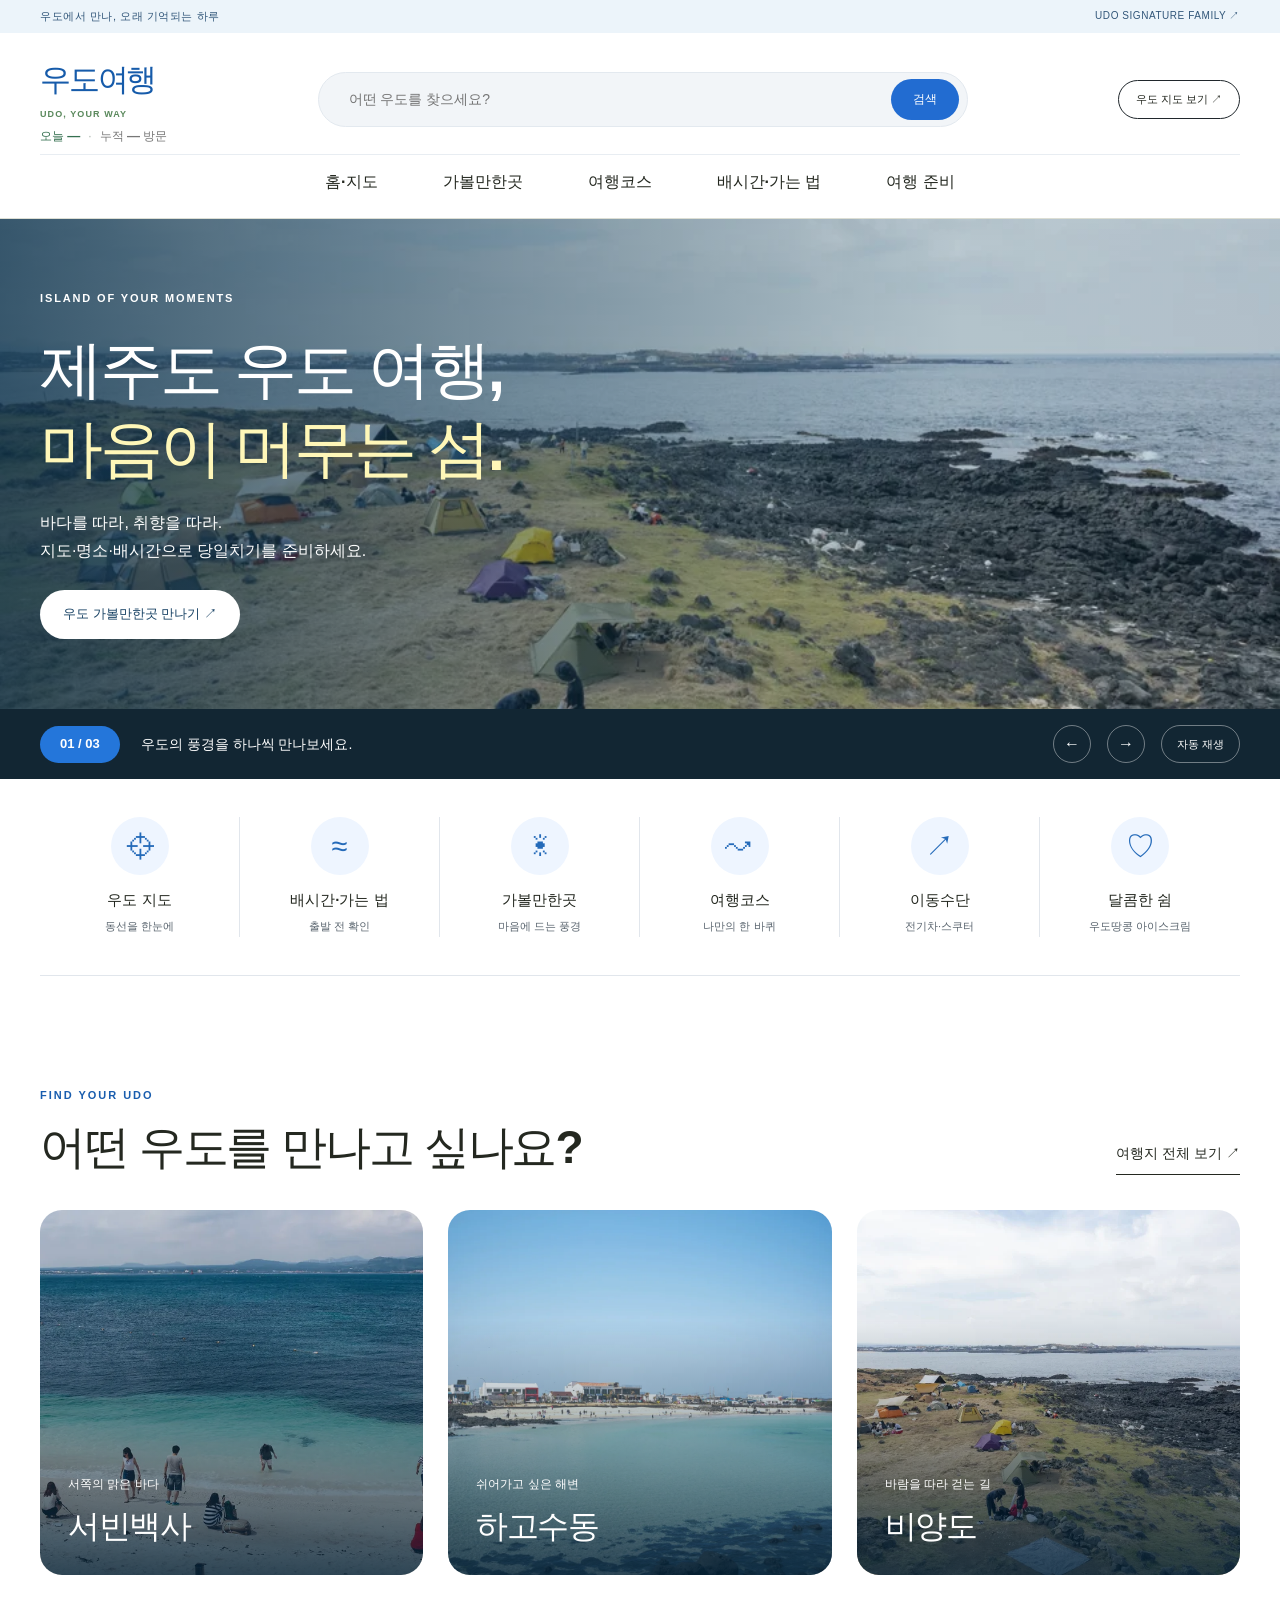
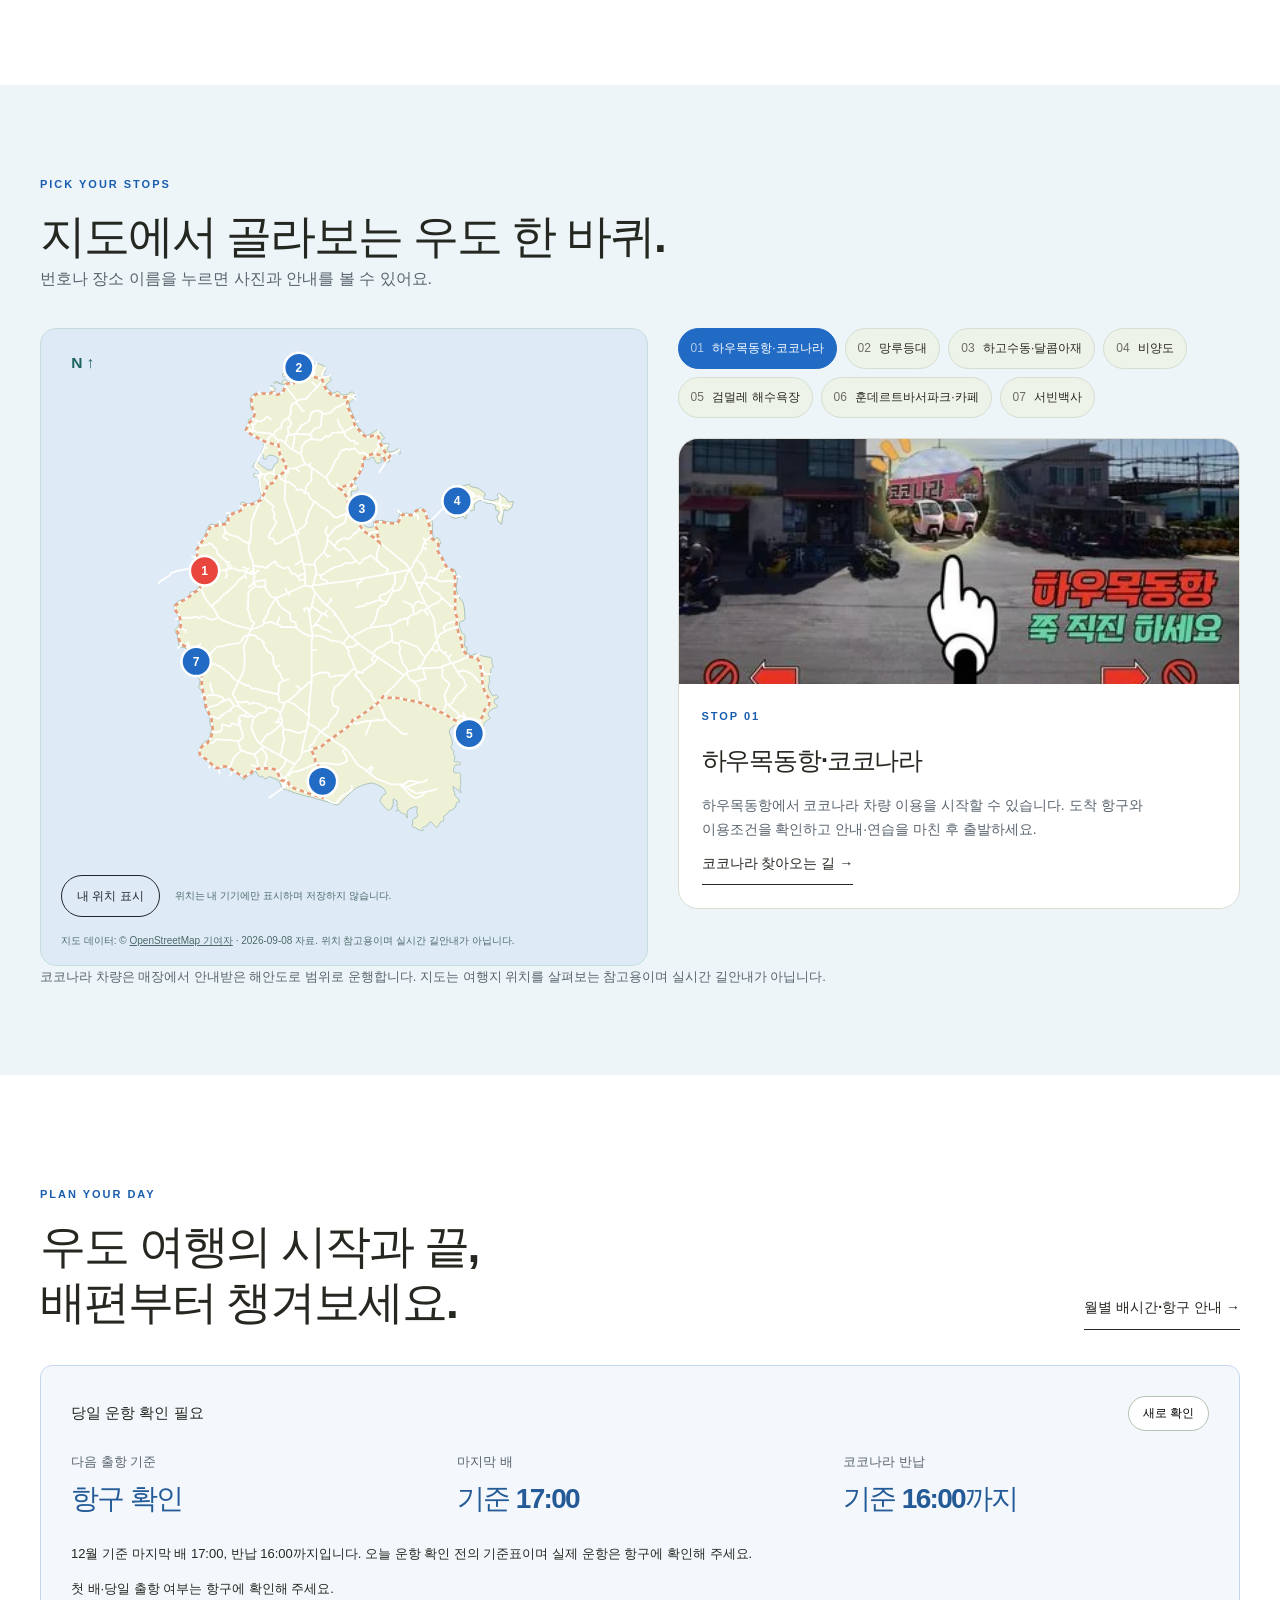
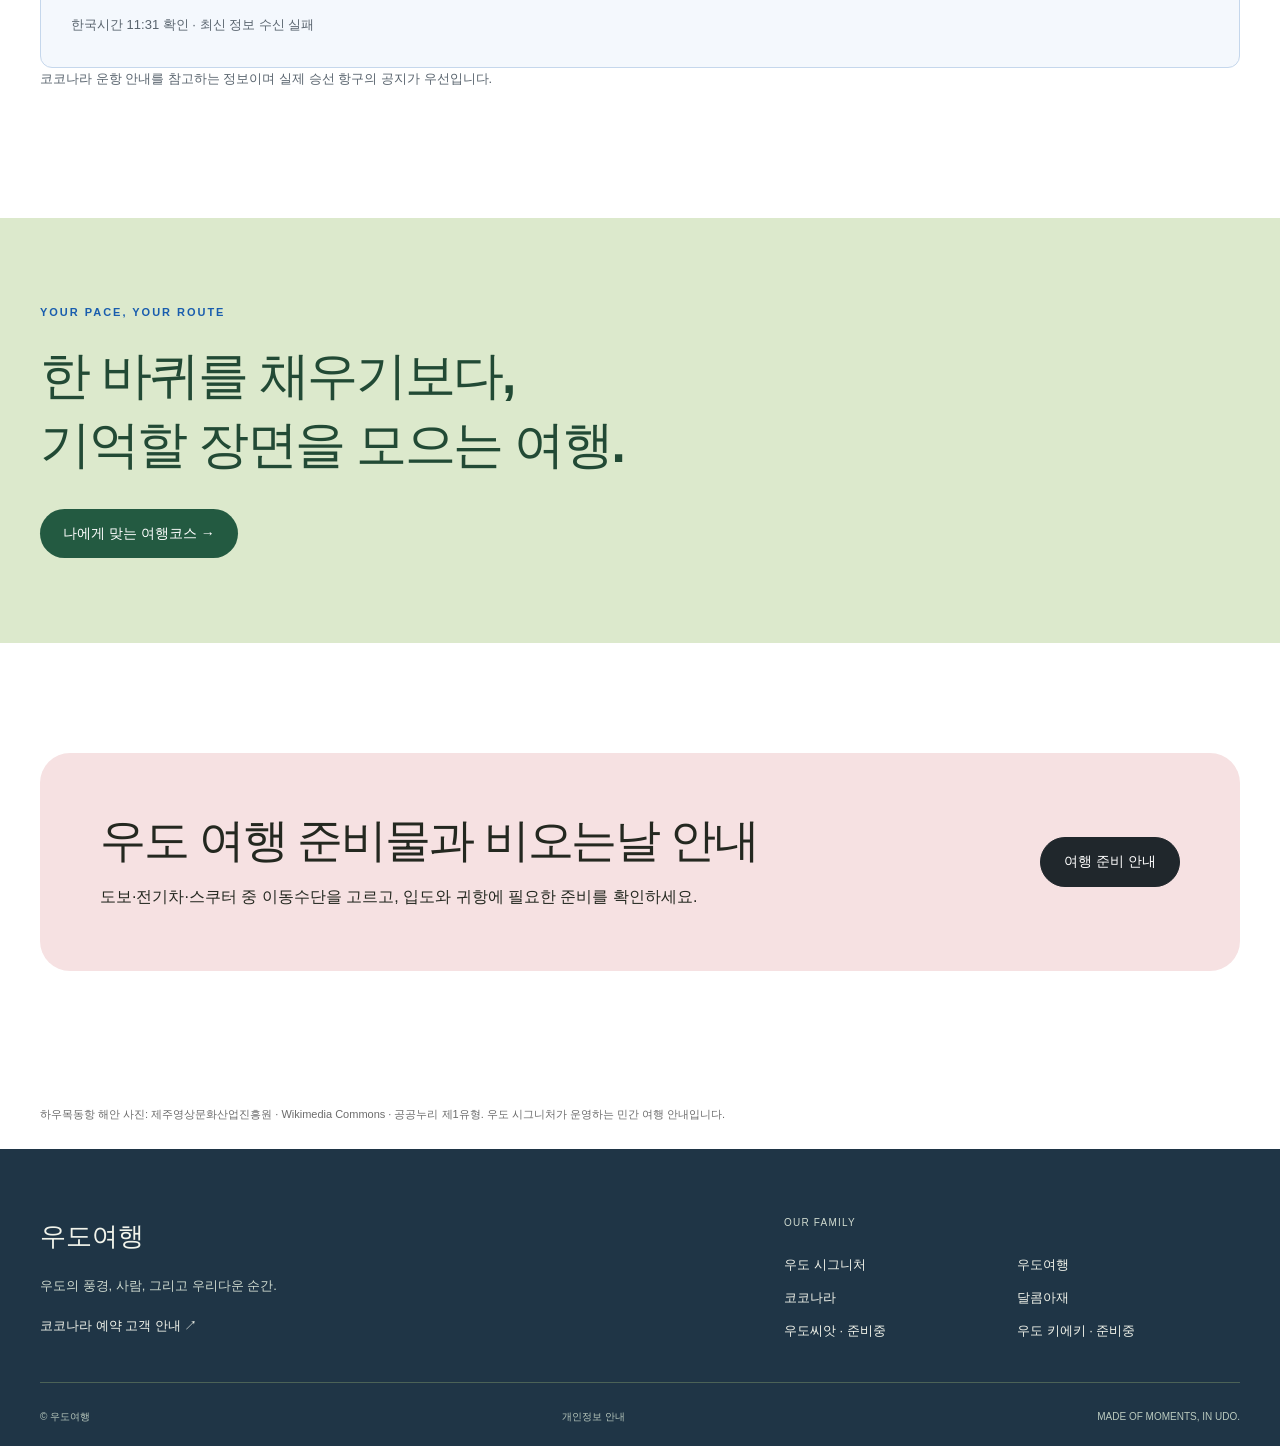
<file: docs/index.html>
<!doctype html><html lang="ko"><head><meta charset="utf-8"><meta name="viewport" content="width=device-width,initial-scale=1"><title>제주도 우도 여행 | 지도·가볼만한곳·배시간 | 우도 시그니처</title><meta name="description" content="제주도 우도 여행을 지도에서 시작하세요. 하고수동, 비양도, 검멀레, 서빈백사와 해안 여행코스, 성산항 배편과 코코나라 이동수단을 안내합니다."><meta name="robots" content="index,follow,max-image-preview:large"><link rel="canonical" href="https://udo.udosignature.com/"><meta property="og:type" content="website"><meta property="og:locale" content="ko_KR"><meta property="og:site_name" content="우도여행"><meta property="og:title" content="제주도 우도 여행 | 지도·가볼만한곳·배시간 | 우도 시그니처"><meta property="og:description" content="제주도 우도 여행을 지도에서 시작하세요. 하고수동, 비양도, 검멀레, 서빈백사와 해안 여행코스, 성산항 배편과 코코나라 이동수단을 안내합니다."><meta property="og:url" content="https://udo.udosignature.com/"><meta property="og:image" content="https://udo.udosignature.com/assets/coast-960.webp"><meta name="twitter:card" content="summary_large_image"><meta name="theme-color" content="#fffaf4"><meta name="naver-site-verification" content="d7389aa4ebb8ffe1a55eb43ef84cface74b3771b"><meta name="google-site-verification" content="AedKNPnwqrZI4KSU5c2gBuaA5LTw18pU-zRB1LiMn2k"><link rel="icon" href="/assets/favicon.svg" type="image/svg+xml"><link rel="stylesheet" href="/assets/brand.css"><script src="/assets/brand.js" defer></script><link rel="stylesheet" href="/assets/visitor-count.css"><script src="/assets/visitor-count.js" defer></script><script src="/assets/travel-map.js" defer></script><meta name="udosignature-ferry-source" content="https://coconara-52bc4-default-rtdb.firebaseio.com/ferryStatus.json"><script src="/assets/ferry.js" defer></script><script type="application/ld+json">{"@context": "https://schema.org", "@graph": [{"@type": "WebSite", "@id": "https://udo.udosignature.com/#website", "name": "우도여행", "url": "https://udo.udosignature.com/", "inLanguage": "ko-KR", "alternateName": ["우도관광", "우도 여행 안내"]}, {"@type": "WebPage", "@id": "https://udo.udosignature.com/#webpage", "url": "https://udo.udosignature.com/", "name": "제주도 우도 여행 | 지도·가볼만한곳·배시간 | 우도 시그니처", "description": "제주도 우도 여행을 지도에서 시작하세요. 하고수동, 비양도, 검멀레, 서빈백사와 해안 여행코스, 성산항 배편과 코코나라 이동수단을 안내합니다.", "isPartOf": {"@id": "https://udo.udosignature.com/#website"}, "dateModified": "2026-09-23", "inLanguage": "ko-KR"}]}</script></head><body class="travel" data-route="" data-site="udosignature-udo"><a class="skip" href="#main">본문 바로가기</a><div class="topline"><span>우도에서 만나, 오래 기억되는 하루</span><a href="https://udosignature.com/">UDO SIGNATURE FAMILY ↗</a></div><header><div class="header-inner wrap"><div class="brand-identity"><a class="brand" href="/"><span class="wordmark">우도여행<small>UDO, YOUR WAY</small></span></a><a class="visitor-count" href="/privacy/" data-visitor-site="udo" data-visitor-count="on" data-state="loading" title="한국시간 기준, 같은 브라우저 하루 1회 · 집계 안내"><span class="visitor-today">오늘 <strong data-visitor-today>—</strong></span><span class="visitor-separator" aria-hidden="true">·</span><span>누적 <strong data-visitor-total>—</strong> 방문</span></a></div><form class="tour-search" action="/places/" method="get" role="search"><input type="search" name="q" aria-label="우도 여행지 검색" placeholder="어떤 우도를 찾으세요?" maxlength="80"><button type="submit">검색</button></form><nav aria-label="주 메뉴"><a class="nav-link" href="/">홈·지도</a><a class="nav-link" href="/places/">가볼만한곳</a><a class="nav-link" href="/course/">여행코스</a><a class="nav-link" href="/ferry/">배시간·가는 법</a><a class="nav-link" href="/planning/">여행 준비</a></nav><a class="header-cta" href="/#map">우도 지도 보기 ↗</a></div></header><main id="main">
<section class="tour-banner" data-carousel aria-roledescription="슬라이드 쇼" aria-label="우도 여행의 세 장면"><div class="tour-slides">
<article class="tour-slide" data-slide><div class="tour-image"><img src="/assets/biyang-960.webp" alt="우도 비양도의 해안 풍경" loading="eager" fetchpriority="high" width="960" height="640"></div><div class="wrap tour-copy"><p>ISLAND OF YOUR MOMENTS</p><h1>제주도 우도 여행,<br><em>마음이 머무는 섬.</em></h1><p>바다를 따라, 취향을 따라.<br>지도·명소·배시간으로 당일치기를 준비하세요.</p><a class="btn" href="/places/">우도 가볼만한곳 만나기 ↗</a></div></article>
<article class="tour-slide" data-slide hidden><div class="tour-image"><img src="/assets/seobin.webp" alt="우도 서빈백사의 밝은 해변과 바다" loading="lazy" width="900" height="600"></div><div class="wrap tour-copy"><p>BLUE, WHITE, AND YOU</p><h2>온종일 바라봐도<br>새로운 우도의 바다.</h2><p>서빈백사부터 하고수동까지.<br>마음에 드는 해변에서 천천히 쉬어가세요.</p><a class="btn" href="/places/">해변과 여행지 알아보기 ↗</a></div></article>
<article class="tour-slide" data-slide hidden><div class="tour-image"><img src="/assets/coast-960.webp" alt="우도 하우목동항 주변 해안과 푸른 바다" loading="lazy" width="960" height="539"></div><div class="wrap tour-copy"><p>A LITTLE JOURNEY, A BIG MEMORY</p><h2>잘 도착하고,<br>여유롭게 돌아오기.</h2><p>배편부터 동선까지.<br>우도의 하루를 함께 준비합니다.</p><a class="btn" href="/ferry/">우도 배시간·가는 법 확인 ↗</a></div></article></div>
<div class="tour-controls"><div class="wrap"><span data-slide-label>01 / 03</span><p>우도의 풍경을 하나씩 만나보세요.</p><button data-prev type="button" aria-label="이전 풍경">←</button><button data-next type="button" aria-label="다음 풍경">→</button><button data-autoplay type="button" aria-pressed="false">자동 재생</button></div></div></section>
<section class="wrap tour-quick"><a href="#map"><span>⌖</span><strong>우도 지도</strong><small>동선을 한눈에</small></a><a href="/ferry/"><span>≈</span><strong>배시간·가는 법</strong><small>출발 전 확인</small></a><a href="/places/"><span>☀</span><strong>가볼만한곳</strong><small>마음에 드는 풍경</small></a><a href="/course/"><span>↝</span><strong>여행코스</strong><small>나만의 한 바퀴</small></a><a href="https://coconara.udosignature.com/"><span>↗</span><strong>이동수단</strong><small>전기차·스쿠터</small></a><a href="https://dalkom-aje.udosignature.com/"><span>♡</span><strong>달콤한 쉼</strong><small>우도땅콩 아이스크림</small></a></section>
<section class="wrap section tour-picks"><div class="section-head"><div><p class="eyebrow">FIND YOUR UDO</p><h2>어떤 우도를 만나고 싶나요?</h2></div><a class="text-link" href="/places/">여행지 전체 보기 ↗</a></div><div class="tour-pick-grid"><a href="/places/#seobin"><img src="/assets/seobin.webp" alt="서빈백사의 바다" loading="lazy" width="900" height="600"><span><small>서쪽의 맑은 바다</small><h3>서빈백사</h3></span></a><a href="/places/#hagosudong"><img src="/assets/beach-960.webp" alt="하고수동 해수욕장" loading="lazy" width="960" height="1440"><span><small>쉬어가고 싶은 해변</small><h3>하고수동</h3></span></a><a href="/places/#biyang"><img src="/assets/biyang-960.webp" alt="비양도 해안" loading="lazy" width="960" height="640"><span><small>바람을 따라 걷는 길</small><h3>비양도</h3></span></a></div></section>
<section class="tour-map-band"><section class="section wrap" id="map"><div class="section-head"><div><p class="eyebrow">PICK YOUR STOPS</p><h2>지도에서 골라보는 우도 한 바퀴.</h2><p>번호나 장소 이름을 누르면 사진과 안내를 볼 수 있어요.</p></div></div><div data-travel-map><div class="travel-map-layout"><div class="map-panel"><svg viewBox="0 0 700 620" aria-labelledby="map-title map-desc" data-lon0="126.941168" data-lat1="33.525328" data-scale-x="12471.20793764911" data-scale-y="14956.791491246808" data-offset-x="153.61588860587048" data-offset-y="40.0"><title id="map-title">우도 해안도로와 주요 여행지 지도</title><desc id="map-desc">하우목동항 코코나라에서 출발해 해안도로를 따라 여행지를 둘러보는 참고 지도입니다.</desc><path class="map-land" d="M475.17,217.99L472.28,215.19L472.28,214.93L472.32,207.47L472.58,206.29L474.23,203.46L474.38,194.80L480.45,185.54L486.22,181.84L495.41,179.44L496.34,182.03L505.28,184.00L509.84,187.14L513.56,190.29L513.00,192.83L511.14,194.62L510.90,194.86L513.73,197.26L522.49,198.23L529.21,196.19L527.35,191.26L528.86,189.66L537.23,195.40L538.37,196.33L539.23,198.42L540.61,200.23L543.37,199.54L546.38,199.47L544.25,206.42L539.40,209.89L535.30,208.73L532.49,226.11L528.45,221.84L526.97,216.46L529.62,212.96L529.47,211.02L525.62,208.98L525.69,204.64L520.99,201.76L514.93,201.29L509.76,197.91L505.44,198.89L500.94,202.66L500.80,209.25L496.72,210.52L493.86,206.53L488.09,203.33L487.06,205.00L489.39,213.39L492.70,215.95L490.56,219.84L488.28,216.13L479.93,219.00L475.17,217.99Z"/><path class="map-land" d="M433.71,577.38L433.13,576.98L432.73,576.57L432.17,576.28L431.36,576.14L430.29,576.11L429.69,575.84L429.23,575.06L428.97,573.76L429.87,571.03L429.53,569.22L429.55,568.30L430.03,567.20L431.00,566.11L432.30,565.36L434.31,564.43L434.98,563.76L435.42,562.78L435.42,561.59L434.70,559.27L434.41,558.40L434.24,557.56L434.24,556.56L434.74,555.16L435.12,554.18L435.18,553.59L435.17,553.12L434.99,552.85L434.60,552.58L432.53,552.29L430.86,552.69L428.59,553.66L426.59,554.48L425.65,555.10L424.64,555.96L423.88,557.10L423.31,558.67L423.24,559.54L423.46,562.90L423.59,564.50L423.59,564.80L423.41,565.12L423.19,565.21L422.96,565.16L422.77,564.97L422.50,564.27L421.83,562.11L421.56,561.38L421.02,560.87L420.13,560.48L419.08,560.41L418.11,560.38L417.99,560.36L417.28,560.20L416.65,559.76L415.72,558.78L414.99,557.64L414.43,556.95L413.93,556.52L413.39,556.35L412.81,556.44L412.43,556.77L412.17,557.10L411.79,557.53L411.35,557.67L411.11,557.56L411.10,557.31L411.15,557.01L411.76,555.81L412.48,553.96L412.52,553.38L412.51,553.09L412.27,552.82L411.40,552.31L411.10,552.00L411.41,550.98L411.98,548.80L411.50,545.61L409.79,544.30L408.71,543.31L407.32,543.46L406.98,551.69L405.65,552.54L405.63,554.05L405.35,554.62L403.30,555.59L401.87,556.10L401.06,556.07L400.16,555.64L398.95,554.48L397.55,553.12L396.19,551.33L394.77,549.44L393.34,547.96L392.43,547.04L392.17,546.09L392.17,545.20L392.39,544.36L393.20,542.92L393.80,541.41L394.37,540.17L394.97,539.36L396.38,538.57L397.81,537.73L398.29,537.06L398.51,535.98L398.39,534.98L397.81,533.44L396.88,532.00L395.54,530.64L393.20,529.24L389.03,527.04L387.97,526.48L385.80,525.72L384.15,525.33L383.16,525.11L380.45,525.08L376.94,525.92L370.95,527.76L367.01,529.43L364.37,530.84L361.52,532.95L358.78,535.22L352.56,540.98L350.31,543.39L346.07,547.87L344.80,549.01L343.73,549.77L342.75,550.07L341.18,550.07L339.14,549.67L336.07,548.34L332.25,547.04L330.35,546.42L327.14,545.60L322.81,544.31L318.63,543.28L314.89,542.08L313.12,541.38L308.63,540.38L305.23,539.71L300.30,538.23L294.02,536.63L289.27,534.65L284.68,533.14L284.16,532.92L283.55,532.65L282.78,532.33L281.72,532.30L281.01,532.33L280.39,532.20L279.59,531.67L278.80,530.81L278.53,530.36L276.46,525.42L275.36,522.95L274.84,521.88L274.51,521.55L273.76,521.26L270.00,519.83L265.28,517.91L264.70,517.68L264.00,517.57L263.24,517.73L263.11,517.82L262.58,518.15L261.29,519.23L259.73,520.19L259.01,520.40L258.67,520.29L258.42,520.08L257.25,518.17L256.59,517.38L256.07,517.06L255.71,516.94L255.41,517.00L254.89,517.26L253.97,517.78L253.52,517.99L253.19,518.06L252.96,518.02L252.69,517.91L252.18,517.09L250.07,514.21L247.56,510.47L247.36,510.36L247.20,510.32L246.88,510.39L246.66,510.57L246.21,511.33L245.75,512.87L244.84,514.28L244.31,514.71L243.67,515.15L242.76,515.34L241.31,515.36L240.40,515.43L239.82,515.67L238.99,516.37L237.92,517.51L236.84,518.87L235.63,520.17L234.82,520.80L234.15,520.95L233.54,520.86L233.14,520.38L232.43,519.05L231.69,517.70L230.80,516.61L229.64,515.70L222.77,511.21L220.26,509.40L217.87,507.37L216.88,506.85L215.55,506.56L213.74,506.41L212.39,506.49L210.90,506.76L207.37,507.76L206.03,508.34L204.97,508.96L204.56,509.15L204.04,509.15L203.75,509.03L203.49,508.75L203.04,508.36L202.23,507.82L200.42,506.71L198.65,505.49L196.92,503.77L195.37,501.90L193.66,500.36L191.67,498.75L188.35,496.71L186.88,496.02L185.01,494.84L184.00,493.64L183.33,492.32L182.90,490.93L182.52,488.08L182.90,486.10L183.46,484.96L185.11,482.20L185.52,481.42L185.65,480.94L186.25,480.07L186.96,479.33L188.88,477.74L189.37,477.25L189.78,476.74L190.14,476.47L190.94,476.29L191.98,476.05L192.35,475.92L192.76,475.48L193.14,475.00L195.39,471.67L195.61,470.19L195.81,469.54L195.91,469.01L195.84,468.66L195.33,468.02L195.31,467.44L195.47,466.87L195.94,466.16L196.58,465.37L197.22,464.43L197.38,463.67L197.41,462.05L197.02,460.15L196.60,459.01L195.84,457.50L195.44,456.34L195.21,454.59L195.17,453.12L195.27,451.75L195.37,450.58L195.21,449.04L194.87,447.77L194.51,446.71L193.70,445.30L192.50,443.03L191.29,441.05L190.36,439.78L189.82,438.64L189.36,437.16L188.95,435.16L188.92,432.59L188.75,430.45L188.41,428.43L187.57,424.18L187.08,422.07L186.78,420.90L185.70,418.53L184.10,416.55L183.04,415.33L182.66,414.62L182.42,414.11L182.46,413.41L182.90,412.14L183.50,409.76L183.77,407.83L183.70,406.76L183.36,405.41L182.36,404.05L180.55,402.07L178.96,400.58L178.25,399.67L177.98,399.05L177.75,397.29L177.79,396.18L178.15,394.15L179.72,389.39L180.09,386.71L180.02,384.77L179.58,383.06L178.51,381.22L177.41,379.82L176.10,377.81L174.70,375.54L173.43,373.78L171.82,371.83L168.88,369.69L166.87,368.78L164.33,368.21L163.13,367.99L161.68,367.88L161.05,367.70L160.64,367.33L160.20,366.64L159.58,364.91L158.50,359.93L158.21,357.55L157.86,355.99L157.54,354.71L157.01,353.54L156.33,351.92L155.04,349.89L154.56,349.02L154.56,348.51L155.04,347.54L155.46,347.05L156.43,346.21L157.74,344.91L158.92,342.99L159.48,341.62L159.81,340.45L159.95,339.21L159.91,337.58L159.65,335.34L159.35,333.77L158.50,331.42L157.37,329.01L156.31,328.02L155.56,326.93L154.96,326.05L154.50,325.02L153.99,323.46L153.77,322.52L153.62,321.53L153.68,320.66L153.88,319.53L154.18,318.90L154.56,318.23L154.95,317.70L155.49,317.30L156.58,316.57L157.29,316.01L157.83,315.43L158.47,314.85L159.30,314.41L161.39,313.40L162.01,313.14L162.88,312.90L164.28,312.63L165.30,312.41L166.10,312.02L167.22,311.30L170.15,309.25L171.99,307.95L172.36,307.56L172.47,307.34L172.47,307.14L172.36,306.83L172.15,306.59L171.92,306.35L171.76,306.02L171.81,305.68L172.25,304.99L172.72,304.26L173.15,303.90L173.48,303.82L174.08,303.79L174.65,303.79L175.34,303.75L176.15,303.58L177.16,303.28L178.21,302.84L179.26,302.28L180.29,301.73L180.99,301.16L181.30,300.80L181.45,300.37L181.45,299.89L181.48,299.40L181.61,298.78L181.94,298.15L182.26,297.88L182.72,297.65L183.14,297.44L183.33,297.14L183.40,296.84L183.36,296.57L183.11,296.18L182.55,295.93L182.11,295.63L181.78,294.98L179.78,290.03L179.27,288.96L177.72,285.81L177.09,284.62L176.77,284.26L176.20,283.66L175.73,283.18L175.45,282.78L175.19,281.94L174.57,279.97L173.00,274.31L173.06,273.73L173.35,273.10L173.79,272.44L174.42,271.88L175.32,271.28L177.24,270.10L178.16,269.45L178.55,269.11L178.97,268.63L179.31,267.85L179.42,267.16L179.48,266.07L179.56,264.76L179.68,263.22L179.76,261.14L179.78,258.58L179.51,257.23L179.38,256.26L179.38,255.29L179.57,254.44L188.15,241.03L188.65,240.00L189.28,238.43L189.82,236.83L190.59,234.78L191.03,233.54L191.73,232.24L192.43,230.67L193.84,227.71L194.35,226.65L194.97,226.05L195.47,225.81L196.34,225.70L197.88,225.85L199.31,225.97L200.46,226.03L201.92,225.96L203.06,225.85L204.20,225.60L205.71,225.18L207.08,224.82L208.29,224.64L209.54,224.52L210.47,224.42L211.33,224.24L212.14,224.04L212.83,223.70L213.44,223.30L214.05,222.67L214.53,221.93L215.07,220.65L215.25,219.74L215.21,219.02L215.12,218.30L215.07,217.40L215.06,216.92L215.21,216.24L215.41,215.80L215.90,215.31L216.40,214.96L217.04,214.87L217.48,214.76L217.88,214.43L218.00,214.13L218.00,213.62L218.14,213.08L218.37,212.86L219.09,212.66L220.36,212.66L221.01,212.63L221.45,212.54L222.33,211.97L223.42,211.29L224.33,210.96L225.24,210.70L226.98,210.36L228.13,210.09L229.20,209.74L229.74,209.43L230.90,208.46L231.35,207.92L231.65,207.44L231.82,206.47L231.74,205.59L231.01,202.39L230.88,201.68L230.95,201.20L231.40,200.65L232.10,200.35L233.29,200.17L234.29,200.16L235.03,200.32L235.68,200.80L236.39,201.37L236.89,201.88L237.38,202.16L238.11,202.39L238.81,202.49L239.55,202.48L240.62,202.27L241.89,201.91L245.08,200.91L245.38,200.73L245.63,200.49L245.99,200.13L246.19,199.98L246.35,199.93L246.64,199.90L246.85,199.92L247.46,199.90L248.04,199.77L248.72,199.47L249.38,199.08L250.65,198.20L251.54,197.51L252.40,196.63L253.10,195.85L253.46,195.31L254.15,194.11L254.65,193.41L254.92,192.84L254.93,192.31L254.72,191.47L253.26,186.95L252.92,185.89L252.77,185.08L252.74,184.26L252.50,180.43L252.33,178.93L251.88,176.27L251.69,175.18L251.44,174.42L250.90,173.03L250.28,171.87L249.88,171.40L249.44,171.01L249.11,170.90L248.72,170.93L248.26,171.08L247.86,171.29L247.70,171.34L247.46,171.35L247.27,171.23L245.84,170.24L245.70,170.05L245.58,169.87L245.55,169.66L245.62,169.45L245.87,169.00L246.19,168.54L246.29,168.18L246.28,167.97L246.14,167.49L246.10,167.28L246.23,167.03L246.63,166.61L246.79,166.49L246.94,166.47L247.06,166.55L247.55,167.24L247.79,167.61L247.96,167.78L248.20,167.87L248.50,167.88L248.78,167.93L249.03,168.00L249.26,168.09L249.57,168.16L249.84,168.16L250.07,168.12L250.57,167.96L252.15,167.21L252.33,167.06L252.46,166.83L252.50,166.61L252.46,166.37L252.39,166.07L252.36,165.82L252.43,165.20L252.46,164.68L252.39,164.29L252.23,163.93L251.91,163.41L251.54,163.14L251.17,162.97L250.75,162.84L250.28,162.83L249.69,162.90L249.15,162.96L248.80,162.90L248.53,162.72L248.36,162.45L247.97,161.69L247.64,160.96L247.19,160.39L246.75,160.13L246.26,159.98L245.63,159.89L244.79,159.52L244.63,159.31L244.59,159.15L244.68,158.85L244.94,158.43L245.48,157.93L245.87,157.29L246.20,156.66L246.50,155.87L247.17,154.90L247.77,154.12L248.40,153.27L248.71,153.01L249.25,152.85L249.61,152.94L250.09,153.34L252.55,155.78L253.72,156.92L255.92,158.76L256.69,159.40L257.54,160.01L258.47,160.46L259.05,160.84L260.07,161.54L261.07,162.30L261.73,162.66L262.44,162.90L263.20,163.08L263.85,163.03L264.70,162.86L265.72,162.59L266.51,162.53L267.13,162.53L267.64,162.41L267.93,162.15L268.18,161.69L268.31,161.09L268.46,159.89L268.61,159.15L268.91,158.34L269.50,157.44L270.17,156.63L270.97,155.75L271.52,155.45L272.33,155.08L272.79,154.87L273.08,154.66L273.31,154.30L273.48,153.82L273.48,153.24L273.50,152.76L273.56,152.18L273.78,151.77L274.24,151.07L274.36,150.64L274.36,150.35L274.21,149.99L273.86,149.72L273.31,149.35L272.82,148.95L272.35,148.56L272.03,148.11L271.61,147.73L270.97,147.37L270.17,146.99L268.90,146.55L267.19,146.09L265.88,145.91L264.76,145.91L263.72,145.95L262.94,146.31L262.35,146.70L261.74,147.26L261.32,147.91L260.81,148.84L260.13,150.35L259.97,150.59L259.82,150.73L259.47,150.68L257.21,149.89L257.08,149.74L257.01,149.59L257.01,149.33L257.28,148.57L257.55,147.85L257.81,147.15L257.81,146.78L257.64,146.39L257.39,146.04L257.05,145.85L255.53,144.89L255.22,144.61L254.89,144.05L254.77,143.71L254.77,143.40L256.32,138.77L257.54,135.68L258.16,132.09L258.21,131.15L258.21,130.53L257.96,130.01L257.46,129.59L248.16,125.07L244.78,123.32L241.14,121.17L240.30,120.83L239.59,120.63L239.13,120.50L238.86,120.39L238.35,119.82L236.90,118.06L236.39,117.42L236.15,116.95L236.16,116.52L236.34,115.89L236.67,115.20L237.60,113.00L238.05,111.97L238.51,110.85L239.11,109.40L239.34,108.94L240.04,107.96L240.12,107.57L240.08,107.04L239.89,106.54L239.73,105.96L239.72,105.62L239.83,105.09L240.27,104.52L241.14,104.03L241.75,103.91L243.01,103.58L243.86,103.10L244.41,102.50L244.88,101.71L245.94,99.24L246.20,98.23L246.26,97.28L246.02,96.48L245.77,95.89L245.43,95.31L244.99,94.88L244.33,94.17L243.83,93.31L243.42,92.65L242.15,89.94L241.76,89.01L241.65,88.24L241.72,87.80L241.99,87.32L242.30,86.70L242.49,86.25L242.61,85.66L242.62,85.06L242.64,84.24L242.17,83.05L241.79,82.34L241.66,81.52L241.66,80.85L241.90,80.16L242.29,79.46L243.02,78.50L243.60,77.84L244.26,76.76L244.56,76.20L244.87,75.75L245.22,75.40L245.77,75.04L246.55,74.79L247.61,74.45L248.45,74.03L249.38,73.29L250.27,72.62L250.77,72.28L251.27,72.17L251.88,72.23L252.44,72.49L253.57,72.93L254.94,73.62L255.85,74.03L256.59,74.18L257.49,74.27L263.40,74.33L264.11,74.21L264.62,74.06L264.98,73.85L266.01,73.11L266.41,72.62L266.70,71.92L266.85,71.02L266.90,70.26L266.95,69.23L266.80,68.04L266.51,67.36L266.12,66.41L266.03,65.79L266.16,65.13L266.42,64.83L266.65,64.74L267.00,64.86L267.63,65.55L267.94,66.23L268.25,66.71L268.53,66.97L269.00,67.28L269.69,67.61L270.22,67.92L270.53,68.37L270.72,68.94L270.71,69.94L270.13,71.80L269.93,72.65L269.92,73.28L270.05,73.71L270.43,74.15L272.19,74.98L272.83,75.09L273.58,75.06L274.01,74.98L277.45,73.32L278.32,72.64L279.19,71.68L279.87,70.56L280.32,69.81L281.70,66.11L281.89,65.29L281.89,64.54L281.67,64.04L281.42,63.81L280.85,63.77L279.80,63.83L278.99,63.98L278.19,63.99L277.60,63.90L277.09,63.74L276.37,63.27L274.81,62.44L273.71,62.17L273.12,62.11L272.50,62.14L272.09,62.27L271.31,62.69L270.76,62.88L270.22,62.96L269.69,62.87L269.19,62.55L269.01,62.17L269.01,61.84L269.20,61.43L269.79,61.03L270.47,60.61L270.96,60.52L271.42,60.52L271.96,60.66L272.72,60.97L274.01,61.63L276.12,62.66L277.11,63.12L277.92,63.30L278.37,63.29L278.63,63.08L278.75,62.88L278.88,62.52L278.83,61.94L278.90,61.16L279.19,60.27L279.60,59.61L280.39,59.01L281.55,58.74L282.68,58.70L283.14,58.88L283.42,59.14L283.68,59.82L284.20,60.73L284.88,61.33L285.52,61.73L286.18,62.00L287.19,62.27L288.63,62.45L290.06,62.72L290.81,62.79L291.49,62.67L291.88,62.45L292.16,62.14L292.28,61.84L292.28,61.54L292.11,61.03L291.75,60.06L291.62,59.35L291.61,58.80L291.65,57.92L291.71,56.99L291.71,56.29L291.61,55.78L291.32,55.33L289.95,53.95L289.46,53.51L288.85,53.09L288.17,52.68L287.03,52.46L285.82,52.28L285.14,52.37L284.64,52.50L284.25,52.83L283.88,53.36L283.37,54.06L282.78,54.75L282.13,55.29L281.61,55.53L280.81,55.51L280.20,55.33L279.65,54.88L279.40,54.36L279.29,53.69L279.35,52.76L279.61,51.97L280.37,50.93L281.45,50.26L282.58,49.69L283.68,49.09L284.69,48.53L285.99,48.06L287.26,47.63L289.09,47.03L290.47,46.52L292.02,45.86L292.92,45.55L293.66,45.32L294.24,45.07L294.80,44.68L295.40,44.07L296.12,43.38L296.56,43.11L297.10,42.89L297.61,42.87L297.98,43.01L298.24,43.40L298.39,44.04L298.41,45.38L298.52,47.09L298.66,49.20L298.87,50.39L299.18,51.37L299.67,52.03L300.20,52.40L301.06,52.91L301.97,53.18L303.00,53.36L303.67,53.40L305.05,53.16L306.26,52.52L307.26,51.56L308.15,50.53L310.24,47.31L311.28,45.52L312.05,44.38L312.14,44.25L313.47,42.39L313.93,41.88L315.65,40.76L316.83,40.19L318.34,40.00L320.11,40.03L321.88,40.36L324.02,41.41L327.56,43.20L328.87,44.07L329.41,45.01L329.51,45.88L329.34,46.92L328.94,48.15L328.44,49.29L327.26,50.83L326.60,52.00L326.50,52.70L326.57,53.34L327.17,54.07L327.74,54.37L328.84,54.67L330.38,54.75L331.08,54.49L331.83,54.18L332.47,53.67L333.00,53.18L333.48,53.09L333.96,53.21L334.25,53.48L334.27,53.76L334.12,54.27L334.06,54.79L334.09,55.63L334.27,56.62L334.71,57.51L335.15,58.37L335.38,59.07L335.31,59.47L335.13,59.89L334.82,60.28L332.20,62.14L330.72,63.15L330.13,63.87L329.91,64.59L329.92,65.32L330.18,66.55L331.67,69.24L332.52,70.33L334.32,71.83L336.27,73.10L337.12,73.52L337.50,73.71L338.64,73.94L339.71,73.80L340.98,72.93L341.98,72.23L342.45,72.01L343.03,72.01L343.76,72.23L344.60,72.83L345.70,73.85L346.77,75.25L347.71,75.75L348.68,75.99L350.29,76.05L352.08,75.94L353.79,75.61L354.46,75.31L355.87,74.37L357.91,73.23L359.32,72.83L359.95,72.83L361.19,73.37L362.22,74.55L363.16,75.75L363.56,76.58L363.49,77.45L363.13,78.39L362.56,79.53L361.92,80.46L359.10,83.05L357.64,84.11L357.11,84.87L356.83,85.95L356.71,89.16L357.21,91.17L357.84,93.01L362.32,103.37L365.36,110.36L366.14,112.30L366.77,113.24L367.66,114.42L368.79,115.65L372.46,119.96L373.73,121.44L374.63,122.31L375.60,122.91L376.88,122.97L378.07,122.77L379.58,122.04L381.65,121.04L384.43,119.33L386.50,117.82L387.81,117.09L389.28,116.52L389.96,116.49L390.46,116.68L390.86,117.15L390.96,117.69L390.96,118.39L390.96,119.26L391.15,119.69L391.55,119.93L392.83,120.03L393.24,120.12L393.74,120.42L393.94,120.83L394.00,121.74L394.07,122.37L394.17,122.74L394.47,123.10L395.17,123.74L396.41,124.58L397.02,125.18L397.12,125.72L396.94,126.21L396.74,126.53L396.04,126.91L394.73,127.35L394.10,127.78L393.64,128.86L393.54,129.83L393.77,130.56L394.30,131.30L395.77,132.10L397.52,132.57L398.71,132.57L399.74,132.49L400.60,132.34L401.16,132.36L401.92,132.64L402.24,132.96L402.48,133.41L402.49,133.87L402.42,134.41L402.07,135.20L401.31,136.40L400.70,137.67L400.31,138.88L400.30,139.75L400.52,140.72L401.33,141.53L402.17,141.92L403.70,142.11L404.81,142.05L405.82,141.98L407.09,141.65L407.93,141.32L408.84,140.88L409.53,140.35L410.72,139.46L411.73,139.00L412.72,138.63L413.25,138.54L413.68,138.46L414.10,138.49L414.34,138.55L414.58,138.74L414.70,139.03L414.76,139.39L414.80,139.93L414.83,140.51L414.85,141.18L415.04,141.65L415.30,142.18L415.47,142.72L415.54,143.10L415.60,143.55L415.60,143.87L415.52,144.17L415.26,144.44L414.86,144.56L414.26,144.43L413.67,143.98L413.04,143.43L412.46,143.14L412.02,143.02L411.71,142.99L411.28,143.08L410.77,143.25L410.29,143.34L409.70,143.34L409.24,143.34L408.81,143.43L407.04,144.10L406.30,144.34L405.60,144.73L405.02,145.28L404.57,146.04L404.03,147.17L403.46,148.30L403.20,149.21L403.19,149.90L403.19,150.83L403.26,151.71L403.29,152.48L403.19,152.76L402.97,152.98L402.62,153.16L402.12,153.25L401.41,153.52L400.77,154.06L400.37,154.30L399.42,154.72L398.81,154.90L398.34,154.99L398.00,154.85L397.33,154.63L397.07,154.34L396.36,153.09L395.36,151.88L394.82,151.08L394.73,150.93L394.68,150.77L394.73,150.65L394.82,150.50L395.00,150.34L395.45,150.11L395.79,149.84L395.96,149.59L395.97,149.33L395.89,149.08L395.64,148.56L395.27,148.14L394.93,147.99L394.68,148.06L394.27,148.30L393.19,149.66L392.88,150.22L392.80,150.65L392.91,151.16L393.35,151.88L393.75,152.68L393.85,153.31L393.82,153.75L393.65,154.08L393.41,154.24L393.00,154.40L392.43,154.49L391.84,154.54L390.84,154.78L389.82,155.15L389.07,155.30L388.21,155.23L387.65,154.93L387.39,154.60L386.94,153.54L386.13,151.95L385.66,151.35L385.36,151.02L385.12,150.43L385.06,149.65L385.07,148.92L384.82,148.57L384.17,148.36L383.46,148.39L382.40,148.66L381.39,149.01L380.77,149.27L380.23,149.81L379.83,150.49L379.33,150.99L378.92,151.22L378.35,151.25L377.65,151.08L376.89,150.77L376.20,150.58L375.09,150.65L374.24,150.95L373.28,151.94L372.86,152.68L372.71,153.43L372.56,154.81L372.66,156.30L372.71,157.04L372.62,157.99L372.16,160.72L371.84,161.88L371.43,162.99L370.89,163.80L370.55,164.22L370.04,164.83L369.36,165.56L368.98,166.21L368.59,167.03L368.15,167.97L367.70,169.26L367.32,170.38L366.92,171.31L366.55,171.87L365.41,172.80L364.22,174.03L363.33,175.10L362.77,176.00L362.45,176.72L362.38,177.26L362.47,177.87L362.96,178.68L363.56,179.49L364.14,180.26L364.93,181.37L365.29,181.97L365.74,183.15L366.09,184.39L366.34,185.26L366.32,185.66L366.14,186.11L365.69,186.50L364.85,186.86L363.78,187.23L362.92,187.47L362.06,187.58L361.24,187.52L359.81,187.31L359.43,187.28L359.02,187.34L358.82,187.58L358.61,189.84L358.61,190.97L358.98,193.01L360.21,195.75L361.19,198.12L361.42,199.23L361.42,200.64L361.42,203.28L361.82,205.45L362.90,210.00L364.77,214.05L366.18,215.89L366.91,216.89L367.75,217.60L369.44,218.37L370.47,219.02L371.64,219.81L372.16,220.87L372.51,222.35L372.55,223.30L372.56,224.15L372.56,224.87L372.80,225.58L373.33,226.65L374.14,227.51L375.03,228.05L377.09,228.86L378.82,229.25L381.49,229.37L382.65,229.05L383.97,228.44L384.43,227.96L384.56,227.24L384.58,226.63L384.63,224.39L384.83,223.47L385.12,222.97L385.41,222.64L386.53,221.89L387.45,221.56L388.44,221.41L390.16,221.41L391.72,221.41L393.86,221.50L395.31,221.74L396.87,222.17L398.36,222.59L400.65,222.97L402.53,223.21L405.11,223.31L407.70,223.36L409.56,223.36L410.29,223.22L410.96,222.91L411.51,222.56L412.22,221.84L412.73,220.87L413.64,219.03L413.80,218.43L413.98,217.45L414.04,216.64L414.15,215.74L414.38,214.38L414.45,213.50L414.78,212.74L415.22,212.23L415.65,212.03L416.04,212.03L416.85,212.12L417.97,212.62L418.75,212.87L419.58,213.12L420.28,213.15L421.02,213.12L422.57,212.69L423.31,212.63L423.75,212.78L424.68,213.21L425.96,213.93L426.95,214.13L427.93,214.20L428.94,213.96L429.50,213.57L430.03,213.04L431.05,211.60L432.27,210.15L433.54,209.18L434.58,208.67L435.66,208.26L438.82,207.16L439.58,206.96L439.98,206.96L440.43,207.14L441.06,207.53L443.41,209.54L444.36,210.69L445.07,211.67L445.60,213.08L446.30,215.73L446.66,217.34L447.03,218.24L447.35,218.96L447.79,219.35L448.57,219.59L449.74,219.77L450.47,219.86L450.87,220.06L451.37,220.60L452.08,221.89L452.40,222.88L452.60,223.94L452.58,225.02L452.50,226.99L452.48,231.37L452.48,233.78L452.68,235.92L452.95,238.18L453.87,241.56L454.56,242.10L454.90,242.16L455.27,242.11L456.30,241.72L456.95,241.48L457.64,241.38L458.71,241.45L459.35,241.66L459.85,242.04L460.37,242.89L460.67,243.62L461.02,244.41L461.39,244.94L461.69,245.55L462.05,246.49L462.38,247.20L462.40,247.72L462.29,248.09L461.93,248.29L461.03,248.29L460.63,248.42L460.46,248.62L460.51,249.62L459.88,251.98L459.43,253.52L459.34,254.75L459.50,256.23L460.20,257.86L461.01,259.27L462.71,261.64L463.58,262.81L464.35,264.02L465.12,265.52L465.62,266.97L466.22,269.00L467.18,271.04L470.02,274.70L470.77,275.24L472.92,276.50L474.05,276.90L474.99,277.21L475.97,277.45L477.36,277.74L478.17,278.07L478.90,278.77L479.20,279.67L479.66,282.61L480.24,284.32L480.84,285.89L481.11,286.70L481.27,287.67L481.25,289.48L480.91,292.29L480.67,293.82L480.40,295.70L480.30,297.38L480.04,299.07L480.24,301.68L481.31,305.36L482.92,309.10L484.45,311.78L486.46,314.19L487.66,315.73L488.67,319.02L489.33,322.35L490.00,330.31L490.14,334.60L490.04,335.70L489.67,336.44L489.03,336.91L487.86,337.45L486.52,337.80L484.99,338.28L484.31,338.81L483.78,339.61L483.58,341.10L483.68,342.89L483.78,344.13L484.25,345.54L484.91,347.11L485.52,348.68L486.16,350.65L486.66,351.39L487.46,352.09L488.90,352.76L489.70,353.57L490.08,354.38L490.18,355.87L490.14,357.34L490.18,358.95L490.10,360.63L489.90,361.96L489.80,363.10L489.80,364.17L489.70,365.37L489.80,366.55L489.80,366.94L490.04,367.39L490.30,367.67L491.01,367.76L491.44,367.63L491.92,367.64L492.20,367.81L492.40,368.12L492.50,368.50L492.25,371.86L492.06,373.37L492.15,374.10L492.31,374.75L492.45,375.00L492.88,375.26L493.57,375.48L494.10,375.51L495.08,375.60L495.25,375.78L495.39,376.17L495.49,376.72L495.68,377.10L496.04,377.31L496.75,377.50L497.61,377.40L498.42,377.20L500.09,376.63L500.91,376.24L501.81,375.88L503.43,375.59L504.42,375.51L505.20,375.48L506.09,375.66L507.20,376.33L508.55,377.25L509.13,377.63L509.87,377.95L510.72,378.16L512.35,378.38L515.49,379.00L518.07,379.35L519.47,379.65L520.51,380.30L520.88,380.79L521.14,382.06L521.24,383.44L521.28,384.71L521.38,385.98L521.62,387.06L521.98,388.01L522.35,388.69L522.71,389.33L522.85,389.99L522.69,390.80L522.25,391.20L521.42,391.87L520.61,392.47L520.24,393.20L520.01,394.21L519.85,396.32L519.23,399.41L518.30,401.94L518.17,402.94L518.17,404.35L518.20,404.92L518.71,406.89L518.71,407.70L518.57,408.79L518.17,409.60L517.40,410.84L517.10,411.84L517.06,412.84L517.44,415.12L518.20,417.52L519.61,420.14L520.88,422.07L521.52,423.42L521.95,423.91L522.75,424.12L523.86,423.91L524.96,423.34L525.49,423.12L525.93,423.07L526.79,423.19L527.76,424.09L528.20,425.12L528.34,426.20L528.14,426.83L527.54,427.26L526.17,427.37L525.20,427.53L524.66,428.10L524.32,429.00L524.02,430.48L524.06,431.91L524.42,432.75L525.16,433.51L526.19,434.05L526.77,434.40L527.47,434.89L527.66,435.40L527.76,436.03L527.66,436.97L527.23,437.43L526.67,437.70L525.10,438.03L523.29,438.70L521.08,439.74L517.90,442.41L517.24,443.32L516.93,444.46L517.00,445.55L517.46,447.14L518.84,449.04L518.97,449.58L518.84,450.44L518.47,450.91L517.20,451.55L515.79,452.55L514.30,453.76L513.29,454.63L512.39,456.10L511.98,457.40L511.65,458.75L511.28,459.61L510.80,460.32L510.01,460.99L509.11,462.08L508.40,463.26L507.56,464.50L506.56,465.54L505.49,466.60L504.79,467.30L503.72,468.35L502.51,469.27L500.44,470.14L498.51,470.62L496.26,470.59L495.02,470.68L494.32,470.47L493.88,470.08L493.51,469.39L493.17,468.42L492.56,467.26L491.90,466.40L490.74,464.70L490.18,463.80L488.27,460.76L487.41,459.31L486.81,458.27L486.30,457.77L485.66,457.46L484.75,457.29L483.33,457.26L482.08,457.34L480.35,457.74L479.41,458.07L477.29,459.01L475.35,460.24L473.98,461.59L472.64,463.49L472.04,465.03L472.24,467.12L472.63,468.26L473.03,469.59L473.75,471.23L474.08,472.06L474.71,474.23L475.12,476.33L475.45,477.71L475.56,478.58L475.56,479.49L475.22,480.45L474.41,481.66L474.11,483.09L474.11,484.20L474.55,485.23L475.30,486.31L475.39,486.45L476.32,487.04L476.93,487.34L477.29,487.82L477.39,488.48L477.33,489.18L477.03,489.92L476.52,490.66L476.52,491.13L476.62,491.73L476.96,492.07L477.56,492.50L478.13,493.07L478.37,494.30L478.39,494.48L478.38,494.67L478.23,495.91L478.13,497.02L477.89,497.75L477.56,498.29L477.39,499.02L477.53,499.28L477.66,499.52L478.13,500.06L479.06,500.33L480.37,500.56L482.61,500.73L483.88,500.89L484.59,501.19L485.05,501.79L485.15,502.46L485.09,503.03L484.79,503.51L484.31,503.74L483.52,503.97L482.44,504.03L481.11,503.81L479.86,503.87L479.26,504.08L478.86,504.41L478.23,505.49L477.46,507.19L477.03,508.39L476.99,508.58L476.82,509.42L476.99,510.90L477.11,511.72L477.36,512.26L477.76,512.68L478.65,513.05L479.59,513.43L480.20,513.55L480.62,513.47L481.03,513.28L481.70,512.89L482.21,512.65L482.86,512.62L483.33,512.68L483.78,512.92L484.20,513.50L484.60,514.12L484.99,514.67L485.24,515.40L485.20,515.94L484.99,516.46L484.74,516.91L484.65,517.51L484.75,518.26L484.96,519.16L485.18,519.98L485.23,520.85L485.14,521.89L485.00,522.58L484.99,523.37L485.04,524.32L485.18,525.05L485.34,525.86L485.37,526.60L485.29,527.16L485.09,527.98L484.71,528.94L484.56,530.01L484.46,532.00L484.54,532.60L484.83,533.42L485.23,534.31L485.50,534.89L485.57,535.05L485.76,535.58L485.79,535.94L485.74,536.15L485.60,536.25L485.30,536.21L484.95,535.94L484.66,535.58L484.24,534.97L483.73,534.23L483.18,533.63L482.48,532.99L481.16,532.33L479.50,531.30L478.58,530.67L478.17,530.33L477.61,529.60L476.94,528.70L476.70,528.55L476.47,528.61L476.33,528.82L476.31,529.10L476.42,530.54L476.56,531.67L476.93,532.95L477.84,535.19L478.00,535.67L478.13,536.07L478.32,537.16L478.39,538.18L478.47,538.90L478.58,539.27L478.68,539.59L478.95,539.96L479.41,540.35L479.74,540.62L480.39,541.05L480.91,541.44L481.41,542.01L482.24,543.31L482.97,544.54L483.53,545.46L483.82,545.90L483.97,546.24L484.00,546.57L483.98,546.89L483.88,547.12L483.75,547.24L483.58,547.24L483.34,547.04L483.11,546.66L482.93,546.51L482.56,546.41L482.11,546.50L481.67,546.66L481.31,546.90L480.81,547.53L480.24,548.47L479.74,550.01L479.60,551.55L479.36,552.64L479.10,553.09L478.60,553.36L477.69,553.59L477.23,553.89L476.62,554.72L476.18,555.64L475.78,555.99L475.05,556.22L473.96,556.35L473.04,556.37L472.55,556.49L472.24,556.65L472.03,556.97L471.84,557.56L471.56,558.24L471.17,558.81L470.78,559.21L470.17,559.55L469.46,559.81L469.03,560.11L468.85,560.36L468.58,560.96L468.45,561.39L468.29,561.74L467.93,562.05L467.44,562.35L466.37,562.84L465.48,563.34L465.15,563.73L465.03,564.03L465.08,564.43L465.27,564.94L465.52,565.46L465.67,566.03L465.66,566.85L465.60,567.56L465.42,568.41L465.10,568.98L464.78,569.19L464.15,569.38L463.34,569.49L462.38,569.77L461.74,570.05L461.36,570.38L461.21,570.65L461.02,571.25L460.86,571.91L460.52,572.42L460.13,572.73L459.70,573.02L459.41,573.39L459.34,573.93L459.20,574.51L458.96,575.17L458.56,575.69L458.11,575.92L457.73,576.04L457.14,575.98L456.59,575.72L455.98,575.27L453.41,572.55L451.96,571.07L451.22,570.22L450.73,569.83L450.19,569.71L449.56,569.92L449.10,570.26L448.45,571.33L447.64,572.69L447.10,573.34L446.15,574.15L445.24,574.75L444.39,575.00L443.70,575.18L442.67,575.45L441.74,576.01L440.92,576.77L440.68,577.20L440.77,577.74L440.93,578.29L441.16,578.55L441.79,579.09L442.03,579.37L442.07,579.55L442.03,579.78L441.79,579.93L441.16,580.00L440.17,579.97L439.34,579.85L437.64,579.19L435.24,578.03L433.71,577.38Z"/><path class="map-road" d="M136.51,294.70L136.78,292.64L148.79,284.90L150.52,281.96L155.14,280.55L173.47,276.17L176.29,276.45L181.15,276.06"/><path class="map-road" d="M252.38,173.77L253.78,185.83L256.55,192.95L254.45,197.66L247.56,201.40L239.63,203.64L237.02,203.01L235.29,203.52L234.01,204.88L232.35,208.23L230.64,210.15L228.79,210.94L224.81,211.94L222.07,213.27L221.50,213.66L218.43,215.80L216.86,217.67L216.42,219.54L216.55,222.07L216.31,223.77L215.20,224.76L212.97,225.58L210.55,226.02L207.88,225.85L207.68,225.93L202.93,227.47L197.32,228.02L195.96,228.87L192.99,233.96L191.28,238.00L184.49,248.42L182.51,251.44L180.04,255.33L180.49,259.30L180.63,263.13L180.68,264.34L181.10,268.18L181.15,276.06L181.93,278.58L183.05,282.33L183.55,284.04L184.68,288.82L185.31,291.41L185.54,293.70L184.98,296.08L184.05,298.65L183.75,299.49L183.14,300.46L180.59,302.69L176.77,304.53L174.28,306.31L172.47,308.71L169.63,310.55L168.01,312.02L163.33,314.23L158.65,316.91L155.14,320.05L154.70,322.16L155.26,324.66L156.43,326.81L158.89,329.79L160.67,334.22L161.30,338.06L161.52,342.34L160.95,345.63L158.28,348.05L157.76,348.99L157.81,350.29L159.33,353.84L159.61,355.84L159.49,357.86L159.45,358.46L160.26,360.97L161.36,362.90L163.07,364.98L166.00,366.49L171.19,368.08L173.69,369.45L177.97,374.37L181.84,378.82L183.16,380.87L185.32,384.22L185.82,385.32L185.85,386.44L185.54,387.46L184.54,389.87L183.14,392.77L183.31,394.63L185.64,401.18L186.05,404.02L185.82,411.42L186.28,414.53L186.74,416.42L188.82,425.00L189.96,430.88L190.63,435.97L191.33,438.15L194.51,445.24L197.24,449.94L197.38,455.34L198.92,465.10L198.90,466.55L197.19,469.02L196.44,471.92L194.60,475.35L193.50,476.99L192.46,478.55L186.45,482.41L183.67,485.88L183.11,487.96L183.43,491.19L184.78,493.64L187.01,495.05L190.79,497.24L196.12,501.84L196.93,502.82L198.59,504.84L200.77,506.52L203.13,507.52L204.57,507.55L209.29,505.81L211.94,505.52L217.48,506.62L220.77,509.54L222.57,510.71L232.91,517.42L234.54,517.82L236.05,517.39L241.80,513.98L245.29,510.47L249.01,508.81L250.58,508.33L260.58,507.98L261.01,507.97L265.08,507.89L269.74,509.03L270.25,509.28L271.37,509.82L272.73,510.96L277.04,520.65L277.36,521.52"/><path class="map-road" d="M182.51,251.44L187.34,250.59L187.59,250.55L192.86,249.14L193.95,248.11L195.12,247.68L195.81,247.79L203.54,255.36L203.76,256.07L203.50,258.70L204.24,260.31L205.87,261.27L208.09,264.02L212.47,267.54L214.08,269.14L214.81,270.20L217.22,277.21"/><path class="map-road" d="M263.39,542.29L278.71,531.33L279.30,530.75"/><path class="map-road" d="M379.61,513.59L383.56,507.32L381.73,506.14L376.26,511.18"/><path class="map-road" d="M286.63,526.56L290.46,529.28L292.94,531.17L299.63,533.35L315.34,539.14L321.12,540.17L324.93,541.86L325.43,542.08L329.57,543.92L331.44,544.85L337.60,547.93L339.61,548.07L342.12,547.87L342.87,546.60L344.33,543.80L346.93,540.95L349.28,539.00L353.25,537.13L358.66,533.32L359.69,531.85L358.84,527.13"/><path class="map-road" d="M335.36,473.96L337.70,475.81L342.26,478.53L349.76,483.18L351.38,484.43L355.14,488.00L359.29,493.91L362.02,497.65L365.30,502.81L368.41,505.65L372.04,507.34L375.50,510.23L376.26,511.18L379.61,513.59L387.26,519.31L392.99,521.73L402.14,525.39L404.20,526.41L406.22,526.53L413.90,526.32L414.74,526.45L416.33,526.84L421.56,529.89L427.86,533.36L432.72,536.04L434.23,536.70L436.69,536.76L438.80,536.34L440.50,535.85L443.51,535.08L445.84,534.82L453.74,533.01L457.89,531.81L458.39,531.63L458.67,531.45"/><path class="map-road" d="M351.38,484.43L348.89,488.18L351.67,491.77L353.92,497.18L353.84,499.22L348.23,502.57L343.32,503.72L335.45,502.81L325.72,501.67L323.01,502.58L318.07,502.70L309.42,506.20L307.05,507.40L302.09,509.46L296.55,511.30L295.50,511.35L294.43,511.27L293.19,511.29L291.86,511.45L291.01,511.84L286.80,516.16L284.14,516.01"/><path class="map-road" d="M285.95,524.44L286.36,525.05L286.63,525.65L286.63,526.56"/><path class="map-road" d="M325.43,542.08L326.34,539.21L326.07,535.58L325.81,531.57L324.93,525.14L324.71,523.42L324.41,521.04L324.52,517.53L324.52,517.18L324.60,513.37L324.33,511.41L323.70,509.78L323.02,508.09L321.58,505.47L318.07,502.70L316.98,500.68L316.90,495.93L315.92,493.62L313.50,488.57L312.54,486.28"/><path class="map-road" d="M293.59,503.20L291.07,501.90L283.65,497.57L275.28,492.58L267.18,488.15L266.77,487.96L265.76,487.39L257.43,482.63L252.59,478.62L250.60,476.95L249.00,474.49L244.74,465.27L243.45,461.05L243.37,459.67L246.02,448.50L243.41,447.47L237.47,443.03L231.42,438.58L230.09,437.30L229.15,435.89L228.98,435.55L226.81,431.37L224.84,427.72L221.60,422.43"/><path class="map-road" d="M494.07,378.59L493.44,379.03L484.38,383.20L477.38,385.71L475.76,386.44L473.83,386.32L465.61,389.39L463.61,390.26L462.58,390.71L461.33,391.23L451.37,392.07L444.54,392.04L443.46,391.98L442.12,391.89L441.16,391.84L436.48,393.01L425.35,395.79L423.58,396.50L422.81,397.26L419.66,400.34L417.19,402.97L410.80,409.79L409.79,410.87L395.84,424.69L389.18,432.39L385.68,434.89L381.43,438.46L367.45,448.54L365.85,449.43L364.23,450.31L362.06,450.88L360.30,452.04L358.95,455.14L356.88,458.28L335.36,473.96L331.75,476.08L331.06,476.54L325.61,481.57L324.50,482.26L312.54,486.28L303.40,488.94L301.55,489.03"/><path class="map-road" d="M212.27,429.71L209.23,431.02L207.65,431.34L205.67,433.50L203.99,434.35L192.63,437.66"/><path class="map-road" d="M198.90,466.55L206.58,465.40L207.89,464.64L208.61,463.56L209.26,461.93L209.25,457.13"/><path class="map-road" d="M204.57,507.55L206.84,514.15"/><path class="map-road" d="M188.82,425.00L192.06,424.08L195.98,422.95L198.46,423.18L203.34,423.61L208.45,425.26L210.60,426.72L212.27,429.71L213.64,429.37L216.92,427.67L217.78,427.90L219.44,430.15L222.11,433.77L222.77,434.65L223.37,435.07L224.00,435.49L227.48,436.19L229.15,435.89"/><path class="map-road" d="M217.48,506.62L219.46,504.17L220.70,500.53L221.67,498.02L223.07,496.05L224.08,494.21L227.08,491.26L231.75,487.49L232.28,487.42L232.57,487.39L239.83,490.39L245.55,491.50L246.49,492.02L247.26,493.64L249.06,496.32L249.87,500.06L250.84,502.91L250.65,506.74"/><path class="map-road" d="M257.43,482.63L254.87,484.83L250.95,488.20L246.49,492.02"/><path class="map-road" d="M279.45,526.13L279.65,526.83L279.79,527.62L279.79,528.06L279.75,528.44L279.67,528.94L279.58,529.54L279.46,530.03L279.30,530.75"/><path class="map-road" d="M274.22,510.42L274.69,512.20L278.89,517.78L281.32,519.99"/><path class="map-road" d="M272.73,510.96L274.22,510.42L276.18,509.72L279.58,506.37L281.53,503.36L283.65,497.57"/><path class="map-road" d="M335.36,473.96L323.62,465.67L321.22,463.49L314.72,458.81L312.99,458.07L308.40,456.49"/><path class="map-road" d="M312.54,486.28L311.54,485.62L310.57,484.10L311.08,481.63L314.99,479.25L317.64,473.57L320.11,469.65L322.69,466.40L323.62,465.67L329.16,461.35L332.25,459.37L333.03,456.70L333.79,455.26L335.16,451.85L336.88,450.20L341.34,445.93L342.28,444.06L343.93,437.51L338.74,435.92L337.98,434.92L336.19,427.93L336.48,427.53L336.71,427.20L337.57,419.23L339.00,415.70L339.31,414.92L340.75,413.19L342.16,412.81L353.09,401.24L357.91,395.21L362.87,392.22"/><path class="map-road" d="M353.09,401.24L350.82,400.40L346.97,400.29L340.75,400.94L337.50,402.00L334.39,402.04L333.29,401.34L332.68,398.02L331.75,397.15L325.97,396.91L321.42,397.80L312.97,400.95"/><path class="map-road" d="M375.24,469.33L379.96,457.85L381.09,455.08L381.88,453.05L386.38,452.39L389.83,451.60L393.85,452.67L397.32,451.36L398.30,450.34L397.52,449.01L395.48,443.22L391.07,434.96L389.18,432.39L386.82,430.40L384.83,428.55L383.47,426.24L382.89,425.23L382.08,424.08L381.90,421.77L380.99,419.84L378.61,417.94L374.99,415.06L372.40,411.71L370.02,408.18L365.73,402.96L363.86,401.18L363.48,399.56L366.10,396.90L362.87,392.22L360.50,386.29L358.08,380.94L355.52,375.12L355.86,372.44L355.74,371.41L354.08,370.17L353.34,368.14L352.61,367.02L351.07,365.09L349.88,364.20L344.59,361.20L342.18,361.21L335.92,360.33L333.38,359.39L332.10,358.53L327.00,356.29L321.65,354.68L314.03,354.35L311.41,354.66L309.41,354.53L302.73,351.64L299.87,349.37L295.43,345.45L294.81,344.92L284.51,344.42L277.22,344.77L276.52,342.55L272.74,341.62L268.99,340.26L266.75,338.87L264.68,338.70L263.61,339.00L262.08,339.43L258.37,340.17L254.55,343.44L249.23,345.72L248.00,345.99L243.94,346.84L242.54,347.12L241.46,346.84L237.06,345.69L226.39,342.88L223.74,342.17L210.26,336.89L206.48,334.81L205.51,333.81L200.00,324.04L197.19,320.65L190.95,313.11L189.38,310.06L186.91,304.66L185.98,302.60L184.84,300.13L183.75,299.49"/><path class="map-road" d="M358.95,455.14L364.14,456.20L366.04,456.16L367.36,455.86L372.00,454.20L374.14,453.59L376.55,453.32L381.88,453.05"/><path class="map-road" d="M308.82,324.33L311.61,323.78"/><path class="map-road" d="M310.15,328.67L308.82,324.33L308.23,322.43L303.92,323.13L305.13,327.04"/><path class="map-road" d="M205.51,333.81L201.37,334.96L198.82,335.67L196.18,335.88L193.57,335.23L189.46,332.69L185.98,331.96L183.33,334.42L179.56,332.23L173.77,333.87L170.63,333.42L167.47,334.04L165.85,333.95L162.51,333.77L162.03,333.74L160.67,334.22"/><path class="map-road" d="M160.95,345.63L167.40,348.36L167.68,351.43"/><path class="map-road" d="M240.10,353.73L241.68,353.60L244.58,353.90L247.79,354.51L249.10,355.17L249.69,357.14L250.50,357.71L253.25,358.58L255.82,360.55L257.89,363.34L257.59,365.04L257.86,366.69L259.20,368.59L260.51,370.16L261.58,372.56L262.88,373.78L265.62,374.40L266.79,376.78L268.66,380.03L268.75,381.55L268.03,383.00L270.23,390.09L270.78,391.28L271.03,391.80L275.25,397.05L276.82,399.05L277.83,402.04L279.66,405.75L279.49,406.79L276.20,409.10L275.45,410.84L274.81,418.47L273.74,422.48L274.65,423.79L275.25,428.97L276.08,431.21L279.19,431.57L281.26,433.27"/><path class="map-road" d="M228.46,452.79L228.62,454.26L229.67,457.07L229.79,457.80L229.59,457.92L228.99,458.27L225.94,457.59L221.10,455.66L220.16,456.04L219.46,458.78L218.02,459.45L209.25,457.13"/><path class="map-road" d="M243.41,447.47L240.63,448.28L238.66,448.41L236.10,447.60L232.43,446.47L231.24,446.53L230.43,447.41L228.66,450.65L228.46,452.79L228.92,453.65L230.75,454.24L231.36,452.99L232.33,452.52"/><path class="map-road" d="M243.94,346.84L242.74,346.85L241.24,350.76L240.37,353.05L240.10,353.73L234.44,366.88L234.24,368.85L235.38,374.88L235.20,390.96L234.44,394.12L232.31,399.67L228.56,407.16L221.87,421.11L221.60,422.43"/><path class="map-road" d="M243.94,346.84L243.77,344.09L246.45,340.48L246.45,339.61L245.88,338.78L244.08,338.01L242.54,336.04L242.21,334.92L241.87,333.80L241.15,330.03L241.00,329.25"/><path class="map-road" d="M277.09,443.68L269.36,438.73L264.29,437.64L262.98,438.03L261.47,439.77L258.46,443.19L252.77,444.06L250.17,445.96L248.70,447.80L247.57,448.40L246.02,448.50"/><path class="map-road" d="M236.10,447.60L237.47,443.03"/><path class="map-road" d="M226.81,431.37L229.25,430.75L230.55,431.97L238.51,430.73L239.57,431.34L240.28,432.54L241.26,433.72L242.47,433.56L244.11,432.02L248.62,432.65L253.31,433.56L255.62,435.32L260.11,437.33L261.47,439.77"/><path class="map-road" d="M313.01,407.10L309.94,408.63L307.88,410.54L305.52,412.66L301.41,416.30L300.29,416.97L299.25,417.60L297.18,420.10L294.30,423.00L293.90,423.36L292.10,424.99L291.27,425.72L284.81,429.97L282.29,431.49L281.26,433.27L280.24,436.56L279.84,437.87L279.71,438.13L277.09,443.68L276.44,446.72L276.78,447.48L277.92,450.03L279.00,453.18L277.77,456.37L277.39,457.25L270.97,462.92L266.65,466.48L264.05,468.11L261.64,468.95L260.57,469.81L258.50,472.30L257.56,474.90L255.48,476.60L252.59,478.62"/><path class="map-road" d="M192.30,383.27L193.92,384.23L195.29,385.53L196.58,386.85L198.35,387.36L201.03,387.28L203.05,388.69L207.25,390.06L209.62,392.20L211.39,393.44L215.69,396.96L217.32,397.48L218.72,398.84L219.86,400.70L222.97,403.97L225.28,405.78L228.56,407.16L229.59,407.43L231.30,409.57L234.04,410.11L236.64,412.33L239.42,411.74L240.52,412.23L241.74,413.28L243.17,415.71L247.24,415.34L249.20,415.85L252.97,417.23L260.33,419.26L262.27,420.02L265.33,419.80L268.75,421.47L270.26,421.29L273.74,422.48"/><path class="map-road" d="M279.49,406.79L280.97,406.83L284.08,405.19L287.16,404.98"/><path class="map-road" d="M240.10,353.73L236.35,354.84L234.52,356.14L233.07,357.82L232.33,359.39L231.56,361.15L230.03,362.60L228.09,363.50L225.25,363.87L221.77,363.90L214.34,365.47L212.41,366.25L204.61,367.34L203.24,367.69L196.82,374.40L194.85,377.54L194.00,380.13L192.30,383.27L191.35,384.17L188.15,386.12L185.85,386.44"/><path class="map-road" d="M312.45,344.68L315.39,343.67L320.21,337.64L324.92,329.10L313.17,320.96L312.71,320.81"/><path class="map-road" d="M324.92,329.10L326.19,328.71L327.22,329.22L328.36,328.86L330.92,325.06"/><path class="map-road" d="M327.22,329.22L332.12,332.99"/><path class="map-road" d="M338.24,331.63L339.27,331.28L340.07,328.88"/><path class="map-road" d="M316.91,304.50L318.36,305.81L323.96,313.48L330.11,319.39L333.10,322.04L338.64,327.08L340.07,328.88L342.32,332.52L344.31,335.43L347.16,339.30L348.68,342.64L352.58,348.84L355.16,352.93L356.36,353.99L359.94,357.17L367.11,363.53L383.34,375.65L385.78,377.25L389.78,379.88L413.42,396.05L417.19,398.63L419.66,400.34"/><path class="map-road" d="M304.85,296.49L305.53,289.57L305.54,286.86L305.38,282.88L305.29,280.94L303.20,271.79L302.52,268.97L302.05,267.04L299.54,255.89L298.43,249.57L297.73,246.33L294.96,237.35L290.87,223.39L282.08,198.26L281.57,196.01L282.58,175.45L282.98,164.01L283.05,161.64L283.18,158.10L283.13,156.47L282.31,154.64L280.62,152.59L278.47,149.29L276.32,145.40L276.02,144.77L275.42,138.57L274.30,133.57L273.86,128.42"/><path class="map-road" d="M366.10,396.90L367.46,396.38L368.57,396.57L370.02,397.26L371.69,397.62L372.05,396.97L372.46,395.25L386.24,385.52L385.79,384.20L389.78,379.88"/><path class="map-road" d="M383.34,375.65L387.45,370.19L389.45,368.78L397.38,365.58L399.47,363.10L405.81,360.49L407.54,362.56L410.68,362.86L412.51,363.84L413.23,364.23L414.30,365.88L415.27,368.32L415.17,369.41L415.10,370.32L414.36,373.06L414.48,374.88L414.84,376.41L417.05,382.44L417.32,384.01L417.76,386.49"/><path class="map-road" d="M458.19,361.26L455.34,363.20L452.10,369.15L455.58,372.67L457.65,371.92L460.57,369.80"/><path class="map-road" d="M305.53,289.57L298.71,290.38L297.00,286.32L294.12,283.45L292.88,283.18L290.54,283.18L288.73,280.91L288.13,278.93L285.82,275.46L284.45,275.39L282.13,276.83L280.24,276.80L277.12,274.64L273.51,273.55L270.60,268.46L267.69,270.30L263.81,273.22L260.57,276.20L259.63,276.39L254.78,274.12L252.97,274.19"/><path class="map-road" d="M436.48,393.01L436.41,391.07L437.52,390.09L439.03,389.23L440.73,387.22L441.80,384.71L442.72,382.53L444.31,379.46L449.37,372.61L450.63,370.92L452.10,369.15"/><path class="map-road" d="M417.76,386.49L419.12,388.21L421.50,390.39L422.83,392.88L423.58,396.50"/><path class="map-road" d="M246.31,284.21L246.21,281.48L245.80,277.66L245.37,273.71L244.92,269.60L243.25,265.40L239.77,254.91L241.08,247.75L242.77,238.40L243.27,225.09L243.88,221.95L247.46,211.60L249.88,206.77L251.61,203.30L254.45,197.66"/><path class="map-road" d="M245.37,273.71L247.22,273.55L250.57,274.96L252.97,274.19L253.75,274.90L255.18,275.60"/><path class="map-road" d="M241.54,282.55L243.88,280.48L245.80,277.66"/><path class="map-road" d="M237.76,281.25L237.53,277.89L236.76,276.27L232.83,275.29"/><path class="map-road" d="M237.36,281.06L235.89,283.80L235.31,285.37L236.77,287.15L238.10,288.51"/><path class="map-road" d="M235.31,285.37L231.26,288.13L228.85,290.21L227.32,292.43L223.94,296.00L217.28,302.39L214.08,305.23L211.16,307.10L208.85,309.34L206.38,312.83L203.54,315.20L201.53,316.10L200.46,317.30L197.19,320.65"/><path class="map-road" d="M221.23,238.97L227.48,240.35L231.49,243.50L235.25,245.87L241.08,247.75"/><path class="map-road" d="M210.55,226.02L213.55,234.51L217.22,237.19L221.23,238.97"/><path class="map-road" d="M213.55,234.51L213.40,235.52L210.70,238.76L210.60,240.38L216.83,244.31"/><path class="map-road" d="M256.55,192.95L260.82,197.91L268.82,204.88L269.10,205.99L267.69,207.53L267.35,208.70L269.14,211.87L269.93,214.11L270.10,215.76L269.66,217.12L269.24,217.93L269.24,218.93L271.99,223.37L271.07,225.99L268.66,230.00L264.68,236.02L264.41,238.03L262.88,239.60L262.58,240.44L263.01,241.17L265.25,241.83L266.38,242.57L267.52,242.47L268.59,243.07L269.49,244.07L270.03,245.60L270.76,248.62L277.82,246.85L279.03,244.49L280.17,243.52L285.62,241.38L287.42,239.72L290.97,238.27L294.96,237.35"/><path class="map-road" d="M256.55,192.95L260.94,183.73L262.18,179.86L263.15,178.38L266.53,178.69L267.98,178.05L269.25,176.84L272.44,170.30"/><path class="map-road" d="M255.16,143.98L249.08,154.25"/><path class="map-road" d="M263.15,178.38L262.38,176.71L260.78,175.10L258.09,173.28L258.46,171.57L260.03,168.19"/><path class="map-road" d="M250.33,169.42L247.19,168.52"/><path class="map-road" d="M275.19,169.56L276.44,172.43L276.64,172.58L280.47,175.28L282.58,175.45"/><path class="map-road" d="M252.38,173.77L250.33,169.42L253.25,167.66L253.70,165.86"/><path class="map-road" d="M259.62,130.46L257.95,136.82L257.73,137.65L255.16,143.98"/><path class="map-road" d="M253.70,165.86L254.93,167.19L256.94,168.31L260.03,168.19L262.08,166.89L265.77,166.49L268.63,167.70L272.44,170.30"/><path class="map-road" d="M386.43,143.99L386.65,141.36L387.04,140.15L388.65,139.24L390.64,136.61L390.54,135.44L389.47,133.52L389.65,132.21L391.20,128.96"/><path class="map-road" d="M388.95,123.88L389.73,122.59L390.17,121.35L390.06,119.12L389.98,118.07L390.36,117.18L391.24,116.26"/><path class="map-road" d="M394.34,136.11L397.10,135.42L401.56,134.11"/><path class="map-road" d="M399.42,152.18L398.00,154.85L390.48,166.15"/><path class="map-road" d="M403.25,146.96L404.47,144.79L410.56,142.60"/><path class="map-road" d="M391.22,246.61L409.69,261.70L416.20,267.10L421.22,271.28L421.90,271.99L423.57,273.79L424.67,275.54L426.19,278.01L426.36,278.40L427.38,280.54L432.67,292.04L436.85,301.27L443.87,316.63L447.04,322.19L453.65,333.77L454.45,336.28L456.62,355.11L457.48,358.46L458.19,361.26L460.57,369.80L460.79,370.46L466.52,375.11L468.06,376.66L469.09,377.69L470.96,379.58L473.83,386.32"/><path class="map-road" d="M377.46,146.37L374.37,143.58L372.46,142.90L370.71,143.20L368.61,144.20L363.89,139.22L362.22,137.92L355.36,139.66L354.40,139.36L353.53,138.60L352.22,138.57L351.35,139.52L350.49,139.84L348.04,140.23L346.73,141.36L345.57,142.53L344.13,147.49L342.69,149.42L340.05,152.58L334.80,164.38L333.03,165.79L332.19,167.73L329.25,171.90"/><path class="map-road" d="M353.45,213.41L347.33,215.59L343.19,218.06L340.93,217.55L338.34,216.73L332.22,210.73L323.56,205.48L318.51,200.96L315.79,199.51L313.17,197.63L311.69,196.19L308.36,189.49L306.36,189.54L305.15,188.73L302.15,186.29L299.85,185.11L298.77,185.32L297.66,186.34L296.72,186.73L296.09,186.08L294.34,183.17L291.61,180.70L289.49,179.41L287.53,176.99L284.00,176.38L282.58,175.45"/><path class="map-road" d="M353.45,213.41L351.67,222.37L350.65,224.09L339.14,230.86L332.04,239.99L331.48,240.71L331.13,242.20L331.06,243.52L330.72,249.23L326.87,258.23L317.56,267.19L316.49,269.26L316.22,271.04L316.55,272.22L317.82,276.66L318.42,279.88L317.65,283.41L315.38,293.71L314.52,296.19"/><path class="map-road" d="M302.05,267.04L298.72,269.63L293.32,273.25"/><path class="map-road" d="M389.22,267.87L388.17,268.14L386.70,266.58L383.93,264.62L382.29,262.68L381.43,261.64L380.60,261.63L378.78,263.45L377.22,264.28L374.73,264.82L372.56,266.19L370.99,268.67L368.03,271.31L366.64,270.41L363.97,267.40L362.80,268.84L360.10,270.33L352.99,270.41L350.85,271.04L347.94,273.39L341.25,274.85L338.98,275.60L329.27,281.04L328.28,282.31L327.15,283.27L324.56,284.05L323.49,284.69L323.15,286.91L323.86,288.64L326.80,289.94L329.56,290.54L331.80,294.13"/><path class="map-road" d="M316.55,272.22L313.98,272.76L303.20,271.79"/><path class="map-road" d="M317.65,283.41L323.29,284.65L323.49,284.69"/><path class="map-road" d="M313.05,297.72L314.52,296.19L320.11,295.85L326.07,294.98L331.80,294.13L355.40,291.32L370.59,288.60L398.21,283.65L408.00,281.90L414.24,280.77L415.77,280.46L426.19,278.01L427.52,276.92L428.89,275.81L430.21,272.07L431.26,269.59L433.51,266.36L440.39,256.13L441.11,253.07L441.96,248.81L443.51,246.18L444.18,245.01L451.28,240.05"/><path class="map-road" d="M507.62,387.34L510.07,390.26L510.78,393.07L511.17,395.78L513.31,398.38L520.21,399.26"/><path class="map-road" d="M377.50,236.52L384.56,234.86L388.50,233.93"/><path class="map-road" d="M369.12,227.83L367.82,232.00L366.35,234.00L361.22,237.22L360.05,238.93L356.14,242.74L354.46,243.11L353.03,242.84L351.42,241.57L350.21,241.44L347.27,242.98L344.66,244.44L343.15,245.28L341.05,248.23L339.37,251.12L339.65,251.94L344.43,256.29L345.93,256.02L347.31,254.30L349.98,253.39L353.16,254.75L356.93,258.46L362.22,266.25L363.97,267.40"/><path class="map-road" d="M367.82,232.00L370.79,230.37"/><path class="map-road" d="M326.87,258.23L328.54,259.24L328.80,260.06L331.22,263.38L332.19,263.22L332.85,262.29L334.90,262.29"/><path class="map-road" d="M433.51,266.36L438.50,270.41L440.54,272.43L441.64,273.79L442.40,274.90L442.80,276.53L443.17,277.23L446.02,282.64L445.98,284.15L444.96,286.07L443.91,288.03L442.20,292.01L441.54,293.56L437.86,299.95L436.85,301.27"/><path class="map-road" d="M443.51,246.18L444.47,247.00L445.52,249.90"/><path class="map-road" d="M444.18,245.01L443.37,243.85L442.57,241.74L441.76,240.84"/><path class="map-road" d="M478.77,320.96L475.25,320.83L473.95,320.45L470.47,316.84L464.05,311.32L460.30,306.53L454.88,303.84L450.33,300.08L447.39,297.17L446.91,295.36L446.02,294.30L441.54,293.56L438.86,293.22L435.98,293.79L435.33,293.44L432.67,292.04"/><path class="map-road" d="M447.04,322.19L443.37,324.84L439.12,325.50L437.78,326.09L435.64,328.68L433.27,329.20L431.85,329.88L431.44,330.09L428.22,330.45L426.69,331.52L425.48,333.39L424.14,334.30L422.69,334.30L414.81,336.53L411.00,339.24L409.19,340.38L405.95,341.89L402.90,342.16L400.06,343.13L398.49,342.67L384.91,344.60L381.56,344.85"/><path class="map-road" d="M413.23,364.23L416.48,360.15L418.28,360.66L423.41,363.04L434.58,367.08L435.54,368.06L441.23,376.57L444.31,379.46"/><path class="map-road" d="M441.11,253.07L442.67,253.25L444.05,253.03L444.51,253.61L444.91,255.80"/><path class="map-road" d="M461.69,279.07L463.48,280.59L464.91,280.00L466.53,278.14L467.49,277.05L471.46,276.51"/><path class="map-road" d="M456.35,289.45L461.69,279.07"/><path class="map-road" d="M402.90,342.16L405.85,351.76L405.81,360.49"/><path class="map-road" d="M457.48,358.46L459.36,356.61L459.90,355.38L460.23,353.57L466.38,350.02L466.56,349.67L466.86,349.04L466.52,347.78L465.62,346.48L465.66,344.64L469.30,340.75L478.27,338.45L480.71,339.06"/><path class="map-road" d="M479.05,292.84L474.49,291.32L464.61,291.68L462.30,292.08L456.35,289.45L455.97,289.27L452.11,287.56L451.20,287.16L446.95,287.46L444.96,286.07"/><path class="map-road" d="M447.21,221.59L450.77,220.92"/><path class="map-road" d="M450.77,220.92L454.55,217.79L459.90,212.21L463.30,208.80L464.54,207.58L465.85,206.66L467.25,206.35L472.47,206.66L472.80,206.68"/><path class="map-road" d="M472.80,206.68L473.54,205.99L474.18,205.12L474.53,204.23L474.99,203.36L476.08,202.55L480.99,201.91L482.21,201.76L483.82,201.14L488.83,199.24L490.00,199.14L491.57,199.01L497.26,200.62L498.38,200.61L499.37,200.22L501.84,198.78L505.70,196.94L507.89,196.15L509.58,195.57L510.34,193.79"/><path class="map-road" d="M476.08,202.55L476.28,198.44L476.99,195.00L482.21,188.40L483.34,187.17L489.70,185.66L490.60,187.34L494.65,189.45L496.79,191.81L497.80,192.92L500.10,193.97L502.25,192.89L504.18,193.86L506.03,193.02L507.89,196.15"/><path class="map-road" d="M498.38,200.61L497.86,204.73L495.39,206.93"/><path class="map-road" d="M315.79,199.51L314.10,203.51L313.05,205.12L311.65,208.26L310.44,210.03L309.78,210.42L309.51,211.72L308.82,215.65L307.04,219.60L306.43,221.64L307.32,223.25L307.21,223.92L306.76,224.67L303.53,228.47L297.05,232.88L296.75,233.41L297.68,236.44L298.36,238.19"/><path class="map-road" d="M344.59,183.97L352.02,181.15L354.36,180.59L358.64,181.52"/><path class="map-road" d="M273.86,128.42L277.73,128.53L279.24,129.13L281.50,131.03L287.97,137.65L289.89,138.95L294.07,141.18L295.85,142.14L299.84,144.26L301.14,146.09L303.42,152.31L305.43,155.38L310.07,158.52L313.98,161.16L319.86,165.23L323.29,167.72L329.25,171.90L330.72,173.07L332.80,177.92L334.35,180.03L340.01,183.62L343.71,183.90L344.59,183.97L348.03,186.61L350.22,189.36L350.65,189.90L351.80,191.59L353.99,194.82"/><path class="map-road" d="M259.62,130.46L255.51,128.35L245.15,123.07L243.97,122.29L243.56,122.05L241.26,120.63L239.19,119.51L238.30,118.72L237.27,117.55L237.07,117.13L236.97,116.70L237.17,116.03L238.49,112.90L239.94,109.38L240.29,108.95L240.79,108.47L243.01,106.30L244.54,104.39L245.69,102.41L247.06,98.33L246.95,97.11L246.51,95.82L244.68,92.50L243.21,83.08L243.57,81.30L245.52,78.29L247.29,76.35L248.86,75.52L253.55,74.55L264.75,74.85L266.85,73.20L267.25,73.20L267.96,73.20L272.92,75.88L274.31,75.78L278.66,73.58L280.83,70.60L281.84,67.12L282.61,65.41L283.45,63.92L284.78,63.17L286.42,62.87L288.09,62.84L290.24,63.35L291.50,63.44L292.38,62.94L292.88,61.57L292.63,57.22L292.91,55.70L292.35,53.91L292.45,52.88L293.38,51.50L294.75,51.10L297.43,51.64L299.23,52.67L301.18,53.75L307.16,54.07L309.31,53.40L311.20,53.43L315.02,54.78L317.84,56.35L321.18,56.62L323.32,57.26L325.14,58.82L327.41,64.81L328.47,67.63L330.23,70.78L330.54,71.33L335.32,75.43L340.38,76.96L344.89,77.41L347.94,78.93L350.01,79.26L353.09,78.83L354.46,79.10L354.60,79.29L355.03,79.86L355.24,81.30L355.03,83.05L353.93,85.75L353.97,88.39L354.83,91.33L356.77,94.50L357.79,97.21L360.25,102.21L361.35,104.51L362.07,108.25L362.57,110.85L371.85,121.96L374.43,123.74L377.76,125.00L379.58,124.81L384.81,122.71L385.66,122.53L386.34,122.58L387.60,123.17L388.95,123.88L390.08,124.88L391.20,128.96L391.98,131.79L394.34,136.11L397.28,141.60L400.15,144.29L402.95,145.89L403.25,146.96L401.72,149.65L400.58,151.62L399.42,152.18L398.51,151.97L397.50,150.92L395.97,147.67L394.67,146.81L386.43,143.99L384.51,144.17L377.46,146.37L375.40,147.45L371.69,152.04L371.55,154.64L371.59,154.93L371.92,157.78L368.98,164.84L366.20,170.06L362.90,173.21L361.35,175.07L359.35,179.83L358.64,181.52"/><path class="map-road" d="M273.86,128.42L270.03,124.85L268.50,122.67L266.93,121.69L264.88,120.63L261.78,120.26L255.48,119.81L250.47,119.45L249.31,119.38L248.76,119.11L247.05,117.95L245.28,116.74L245.02,116.23L244.96,115.38L245.34,113.99L245.44,113.30L245.24,112.38L244.89,111.54L244.43,110.85L243.92,110.15L243.55,109.26L243.01,106.30"/><path class="map-road" d="M343.71,183.90L343.19,180.71L340.98,178.23"/><path class="map-road" d="M245.28,116.74L243.16,118.54"/><path class="map-road" d="M268.50,122.67L269.80,120.32L270.30,119.18L274.25,115.32L274.76,114.98L275.70,114.83L276.76,114.77L277.43,114.17L278.03,112.78L277.83,109.73L278.40,108.35L283.04,104.28L286.09,102.71L288.59,97.93L288.70,94.91L288.92,91.39L290.10,87.49L291.85,85.96L294.69,84.93L296.15,83.37L297.12,82.34L299.73,81.71L303.25,80.86L306.30,81.07L312.75,73.38L319.60,66.97L320.31,66.29L325.14,58.82"/><path class="map-road" d="M266.93,121.69L265.02,124.19L262.80,126.76L260.36,129.59L259.62,130.46"/><path class="map-road" d="M316.44,44.85L313.47,42.39L310.45,39.78L308.42,37.59"/><path class="map-road" d="M325.56,55.76L327.64,55.85L332.73,54.81L334.71,53.07"/><path class="map-road" d="M294.69,84.93L298.53,89.16L302.21,94.76L304.79,94.20"/><path class="map-road" d="M325.14,58.82L325.56,55.76L325.36,53.28L325.83,50.17L327.50,47.24L328.64,45.67L329.24,44.25"/><path class="map-road" d="M282.61,65.41L285.56,69.96L290.71,76.26L296.15,83.37"/><path class="map-road" d="M315.02,54.78L315.79,53.37L316.27,49.12L315.89,45.92L316.44,44.85L317.05,43.62L318.27,40.84L319.00,37.52"/><path class="map-road" d="M286.09,102.71L287.29,105.99L287.97,107.16L289.17,107.86L289.34,108.70L289.14,110.70L288.09,112.88L287.91,113.09L287.62,113.26L286.30,113.24L285.75,113.59L285.32,114.17L285.29,115.28L286.30,119.29L285.52,122.67L284.19,124.64L283.42,129.17L281.50,131.03"/><path class="map-road" d="M310.92,103.21L311.24,100.20L312.85,97.72L313.72,95.65L320.08,94.01L325.69,96.88L326.67,97.94L328.20,98.56L329.12,98.30L333.21,97.13L334.80,96.69L339.54,91.89L342.52,90.24L345.30,88.94L348.30,87.07L351.68,85.99L353.93,85.75"/><path class="map-road" d="M285.52,122.67L292.20,121.36L293.28,121.14L294.43,121.17L298.41,121.44L301.77,121.28L309.77,122.17L310.98,121.66L315.09,116.64L317.46,114.68L320.84,114.17L322.89,112.90L323.95,110.88L324.06,107.10L324.06,104.90L324.36,102.70L325.09,98.50L326.67,97.94"/><path class="map-road" d="M310.92,103.21L310.00,105.75L308.83,107.13L300.44,111.70L299.90,112.57L299.73,114.17L299.38,114.81L298.67,115.38L297.56,116.22L294.43,121.17"/><path class="map-road" d="M481.43,396.30L488.49,394.91L490.00,395.10L497.76,398.59L499.74,400.20L503.76,404.90L505.19,407.29L506.49,408.09L509.59,407.92L510.14,407.88"/><path class="map-road" d="M391.22,246.61L388.41,235.22L388.50,233.93L388.65,231.48L386.10,227.09L385.71,225.55L386.37,223.74L388.04,222.77L393.72,222.83L401.59,224.45L410.47,224.76L411.71,224.07L413.07,223.12L414.08,221.49L415.04,218.75L416.62,216.09L418.19,214.55L428.02,215.19L430.21,214.37L433.43,210.52L435.48,209.51L440.17,208.29L443.80,210.87L445.08,213.05L445.68,217.12L447.21,221.59L448.95,227.29L450.69,231.63L451.28,240.05L451.96,242.22L456.82,245.85L458.96,248.26L459.45,249.40L459.35,250.50L458.21,255.08L458.50,256.63L464.06,265.82L466.36,271.35L469.46,275.33L470.00,275.64L471.46,276.51L475.35,278.83L476.82,280.71L478.83,288.88L479.03,289.70L479.05,292.84L478.08,301.27L478.84,311.53L478.90,312.29L478.77,320.96L478.69,326.36L479.34,329.58L481.03,333.06L481.57,335.58L480.71,339.06L480.27,340.86L481.15,344.65L483.18,353.36L485.18,357.77L486.26,362.03L486.92,367.94L487.72,371.22L494.07,378.59L499.02,379.47L501.46,379.91L502.85,380.16L504.39,380.97L506.18,383.83L507.62,387.34L507.74,387.95L509.00,394.82L510.50,405.24L510.14,407.88L511.58,414.95L513.95,421.98L516.53,425.02L518.47,429.04L518.30,433.35L517.66,435.59L512.69,440.57L511.64,446.03L509.91,448.90L506.29,454.59L502.81,455.92L501.08,456.40L499.70,456.88L498.13,457.28L492.81,457.04L488.48,456.52L486.82,455.84L484.68,455.10L478.13,451.95L475.88,451.24L471.42,448.20L465.32,444.21L464.67,443.91L464.30,443.88L463.28,443.46L461.64,442.98L459.81,441.95L459.63,441.96L453.12,438.22L451.94,437.57L449.48,436.52L444.78,434.53L437.69,431.75L435.42,431.11L419.33,427.96L415.27,426.99L411.36,426.56L407.45,426.29L402.90,426.45L400.89,426.53L398.31,425.97L395.84,424.69"/><path class="map-road" d="M499.02,379.47L502.15,378.38L507.02,375.03"/><path class="map-road" d="M464.30,443.88L468.36,434.28L469.06,433.74L469.66,433.56L471.84,433.92L473.42,433.54L474.89,432.54L476.36,430.64L478.59,426.32L482.73,421.71L483.64,420.70L484.02,420.46L484.96,419.80L486.26,418.71L488.27,416.07L489.22,415.12L490.20,414.25L490.84,413.47L491.21,412.65L491.50,412.04L489.55,408.52L489.57,407.58L489.38,406.37L488.75,405.13L488.19,404.33L487.13,403.18L486.34,402.31L485.18,401.48L484.07,400.14L482.59,398.27L481.43,396.30L479.01,392.37L477.59,389.73L477.36,389.27L475.76,386.44"/><path class="map-road" d="M437.69,431.75L438.36,429.97L438.06,426.05L436.85,423.12L437.22,420.93L437.69,418.63L437.15,416.39L434.11,411.21L430.43,407.74L425.58,404.65L423.83,400.00L422.81,397.26"/><path class="map-road" d="M487.97,442.85L489.96,448.47L492.15,450.01L491.57,454.06L492.81,457.04"/><path class="map-road" d="M506.29,454.59L507.00,455.51L501.87,458.97L500.50,460.42L499.41,465.10L499.27,467.00L498.47,468.14L493.86,468.78"/><path class="map-road" d="M488.48,456.52L488.67,449.47L487.59,447.69L484.53,447.36L478.13,451.95"/><path class="map-road" d="M445.84,534.82L445.08,535.58L442.67,537.13L441.39,538.84L440.42,539.48L438.91,540.35L436.46,541.23L433.36,542.64L430.80,541.62L428.89,540.32L427.00,538.93L424.93,537.00L418.89,530.30L414.74,526.45"/><path class="map-road" d="M421.56,529.89L433.83,525.17L438.51,524.29L441.10,523.67L443.78,522.58L445.44,521.83L446.79,520.47"/><path class="map-road" d="M398.30,450.34L400.10,451.55L404.08,455.96L405.98,457.94L408.33,459.57L415.90,466.13L418.25,468.17L419.46,468.27L420.14,468.18L422.12,467.87L423.90,468.44"/><path class="map-road" d="M381.56,344.85L381.89,342.64L382.57,341.45L385.02,338.72L386.83,334.77L388.34,329.85L389.18,324.90L393.64,319.78L397.90,318.81L399.05,317.70L399.59,316.24L401.14,314.02L401.64,312.62L402.55,310.91L403.11,309.91L404.81,305.83L406.39,303.63L407.93,302.73L413.34,301.82L414.89,300.88L419.78,293.76L420.31,291.89L421.26,287.34L422.66,283.83L426.19,278.01"/><path class="map-road" d="M399.59,316.24L396.52,315.00L393.36,313.92L392.78,313.72L390.79,313.83L389.61,313.46L383.09,316.00L378.61,317.72L378.10,317.78L377.71,317.57L376.88,317.07L376.10,317.27L375.97,318.02L375.75,318.66L375.23,318.99L370.84,320.81L368.26,320.78L366.69,321.92L364.92,321.95L363.28,321.29"/><path class="map-road" d="M423.90,343.16L423.79,335.53L424.14,334.30"/><path class="map-road" d="M447.69,331.25L445.93,328.55L443.37,324.84"/><path class="map-road" d="M349.88,364.20L350.69,361.09L353.77,357.82L356.36,353.99"/><path class="map-road" d="M367.11,363.53L361.86,366.81L359.48,367.61L358.80,367.60L353.89,367.42L353.34,368.14"/><path class="map-road" d="M197.24,449.94L198.39,448.66L200.46,448.50L205.42,450.64L207.40,448.96L207.37,447.96L209.42,445.69L210.96,445.93L212.08,444.36L217.18,441.38L219.56,441.05L219.58,438.87L221.30,437.76L223.37,435.07"/><path class="map-road" d="M280.46,462.75L287.36,463.53L293.14,465.63L297.50,467.21L304.36,464.94L306.59,465.63"/><path class="map-road" d="M275.28,492.58L277.33,490.53L277.88,488.96L278.80,483.99L279.54,480.01L280.97,476.57L281.17,474.09L280.52,470.38L279.51,467.00L280.46,462.75L279.64,459.94L278.09,456.76L277.77,456.37L277.32,455.95L275.57,454.47L274.82,453.53L274.09,453.94L273.46,454.47L272.97,454.98L272.67,454.87L271.84,454.26L271.17,453.78L271.22,453.41"/><path class="map-road" d="M184.05,298.65L185.39,298.74L188.88,297.50"/><path class="map-road" d="M183.55,284.04L179.14,284.89L176.29,276.45"/><path class="map-road" d="M177.97,374.37L179.33,371.49L179.01,370.47L181.34,367.24L184.87,363.64"/><path class="map-road" d="M163.07,364.98L157.72,369.35"/><path class="map-road" d="M168.72,363.53L172.16,366.04L171.19,368.08"/><path class="map-road" d="M166.00,366.49L168.72,363.53L170.85,361.63"/><path class="map-road" d="M181.84,378.82L184.22,376.78"/><path class="map-road" d="M297.00,286.32L300.03,284.29L305.38,282.88"/><path class="map-road" d="M339.37,251.12L337.97,249.80L337.01,248.33L335.43,247.23L332.69,244.59L331.06,243.52"/><path class="map-road" d="M332.04,239.99L328.74,235.83L328.94,233.45L331.42,227.83"/><path class="map-road" d="M470.96,379.58L474.61,375.91"/><path class="map-road" d="M466.52,375.11L468.91,372.67"/><path class="map-road" d="M240.53,303.90L242.74,301.18L248.05,297.06"/><path class="map-road" d="M241.00,329.25L238.76,323.12L239.36,320.19L239.60,305.81L240.53,303.90"/><path class="map-road" d="M246.09,293.08L250.47,291.59L252.91,290.81L259.46,290.45L259.43,296.03L258.92,296.66L258.27,297.32"/><path class="map-road" d="M246.09,293.08L244.68,294.86L242.34,296.90L239.43,298.56"/><path class="map-road" d="M246.21,281.48L247.76,282.23L250.67,279.67L251.40,279.53L253.07,279.88"/><path class="map-road" d="M258.37,340.17L256.90,337.71L262.80,328.26L262.89,324.79L269.39,314.32L271.37,310.93"/><path class="map-road" d="M310.07,158.52L312.08,154.42"/><path class="map-road" d="M312.81,175.52L312.27,170.45L313.12,166.35L313.05,163.93L313.01,163.33L313.98,161.16"/><path class="map-road" d="M268.63,167.70L269.66,160.91"/><path class="map-road" d="M305.43,155.38L303.94,156.57L298.14,159.24L294.29,161.00L286.11,161.48L283.05,161.64L280.51,161.33L279.60,160.91"/><path class="map-road" d="M304.36,191.20L305.15,188.73L305.93,187.06L306.66,181.87"/><path class="map-road" d="M294.29,161.00L297.63,164.04L298.93,165.82"/><path class="map-road" d="M306.66,181.87L309.49,178.25L312.81,175.52"/><path class="map-road" d="M359.35,179.83L358.14,177.75L356.77,175.94"/><path class="map-road" d="M362.18,182.46L361.01,182.87L358.34,182.37"/><path class="map-road" d="M367.04,130.83L366.06,132.70L363.43,132.60L363.02,132.10L362.46,129.40L361.22,128.96L358.34,129.26L356.76,128.44L355.30,126.53L352.42,124.69L351.12,121.77L350.64,119.21"/><path class="map-road" d="M289.89,138.95L291.41,136.19L291.73,134.29"/><path class="map-road" d="M299.84,144.26L301.15,142.11L301.34,136.82L301.91,135.59L303.05,134.21L304.62,131.67L305.83,130.23L312.89,126.85L313.55,126.82L315.43,127.92L319.07,127.48L320.64,128.16L323.46,128.63L324.67,127.60L326.47,126.66L327.33,125.82L329.41,123.62L331.09,124.18L332.47,124.42L334.25,123.76L336.83,120.33L338.34,119.79L348.64,119.63L350.64,119.21L355.50,115.76L359.78,113.39L362.57,110.85"/><path class="map-road" d="M312.89,126.85L312.49,125.34L312.81,123.49L311.02,122.71L310.98,121.66"/><path class="map-road" d="M286.11,161.48L285.35,165.80L286.18,167.22"/><path class="map-road" d="M214.08,269.14L218.85,269.87"/><path class="map-road" d="M220.80,276.47L218.63,273.58L217.88,272.08"/><path class="map-road" d="M237.53,277.89L240.03,277.30L239.77,275.90"/><path class="map-road" d="M330.11,319.39L335.80,313.47L333.66,310.99"/><path class="map-road" d="M442.12,391.89L442.24,396.21L442.65,397.57L444.81,404.59L434.68,407.05L430.43,407.74"/><path class="map-road" d="M484.53,447.36L483.37,445.88L482.14,444.33L471.94,435.32L471.84,433.92"/><path class="map-road" d="M284.81,429.97L292.76,433.71L297.32,437.48L300.44,440.00L303.02,441.57L307.06,445.27L309.94,447.74"/><path class="map-road" d="M464.05,311.32L461.80,313.13L459.60,315.62L456.45,317.34L451.84,319.08L447.04,322.19"/><path class="map-road" d="M381.56,344.85L375.10,347.35L371.99,349.05L371.40,349.37L367.95,351.22L364.27,352.52L362.82,353.79L359.94,357.17"/><path class="map-road" d="M398.21,283.65L401.49,278.58L401.09,277.63L393.49,272.91L389.22,267.87L388.01,264.05L387.97,263.02L389.52,254.75L390.51,252.81L391.22,246.61"/><path class="map-road" d="M353.99,194.82L354.70,196.93L355.24,206.89L353.45,213.41L358.04,215.32L363.09,220.63L364.78,222.40L367.31,225.06L369.12,227.83L370.09,229.31"/><path class="map-road" d="M272.44,170.30L275.19,169.56L277.02,168.25L279.49,166.49L282.98,164.01"/><path class="map-road" d="M249.08,154.25L247.59,157.65L247.44,159.25L248.56,160.90L251.60,162.41L253.07,163.71L253.70,165.86"/><path class="map-road" d="M254.93,167.19L252.38,173.77"/><path class="map-road" d="M274.30,133.57L272.30,133.87L271.93,133.78L270.47,133.42L267.28,132.63L260.46,130.70L259.62,130.46"/><path class="map-road" d="M282.09,519.38L282.54,518.14L283.24,517.17L284.14,516.01L287.08,511.99L290.46,507.68L293.59,503.20L300.00,495.12L300.85,491.84L301.55,489.03L302.82,481.94L304.65,474.02L306.59,465.63L307.44,461.35L308.22,458.33L308.40,456.49L309.88,449.32L309.94,447.74L309.97,446.75L309.76,443.41L309.61,439.60L310.58,430.39L311.71,419.50L313.01,407.10L312.97,400.95L312.94,383.75L312.81,371.10L312.72,362.99L314.03,354.35L312.45,344.68L310.15,328.67L311.61,323.78L312.71,320.81L312.85,320.19L313.04,319.20L314.89,312.74L316.70,305.56L316.91,304.50L313.05,297.72L304.85,296.49"/><path class="map-road" d="M304.85,296.49L285.66,305.00L285.09,305.26L272.70,310.75L271.37,310.93L266.72,309.61L263.39,306.35L261.60,302.96L258.70,297.74L258.27,297.32L257.59,297.38L254.21,297.97L251.20,298.03L249.29,297.68L248.05,297.06L246.09,293.08L245.75,291.41L245.82,290.08L246.89,286.40L246.76,285.17L246.31,284.21L246.09,284.14L241.54,282.55L239.90,282.00L237.76,281.25L237.36,281.06L233.94,279.41L232.17,278.98L230.39,279.17L228.59,279.44L227.18,279.10L225.21,277.80L223.04,276.90L220.80,276.47L217.22,277.21L213.66,278.16L213.49,278.20L211.12,278.85L210.16,279.10L205.11,279.71L201.85,280.36L200.10,280.71L190.56,278.43L190.32,278.37L181.93,278.58"/><path class="map-road" d="M489.70,185.66L493.36,186.73L499.58,189.58L500.64,191.39L497.98,191.57L496.79,191.81L493.76,191.71L492.25,191.32L490.31,192.28L488.98,193.11L484.44,194.08L482.89,195.60L481.48,197.14L481.22,198.29L480.99,201.91"/><path class="map-road" d="M507.89,196.15L510.72,197.88L529.66,202.39L540.12,204.88L542.24,205.39"/><path class="map-road" d="M528.76,190.99L531.29,196.61L529.66,202.39L530.65,203.97L533.43,211.72L530.23,216.45L529.67,221.01"/><path class="map-road" d="M540.12,204.88L541.60,203.61"/><path class="map-road" d="M431.85,329.88L430.63,327.35L430.26,322.32L430.68,321.16L432.00,317.48L432.58,316.98L434.84,315.10L436.18,314.91L438.22,315.50L439.86,316.61L440.29,316.91L442.50,317.04L443.46,316.75L443.87,316.63"/><path class="map-road" d="M430.26,322.32L428.18,320.13L427.37,318.36L421.39,315.77L419.96,314.97L418.24,314.50"/><path class="map-road" d="M407.93,302.73L406.37,300.25L406.21,299.61L407.28,297.65L407.75,296.03L409.04,294.80L409.56,293.47L409.19,290.09L409.29,286.35L408.00,281.90"/><path class="map-road" d="M271.37,310.93L274.21,315.44L275.11,318.84L275.97,319.84L280.98,324.55L284.18,326.33L285.49,326.98L287.37,328.43L288.43,330.64L287.99,334.26L289.23,337.34L293.99,339.29L294.60,340.26L294.88,342.38L295.43,345.45"/><path class="map-road" d="M276.32,332.47L273.99,337.58L272.74,341.62"/><path class="map-road" d="M354.60,79.29L355.19,78.81L355.60,78.47L359.13,77.98L359.94,77.83L361.37,77.54L362.53,77.02L363.06,76.55L363.91,75.51"/><path class="map-road" d="M359.94,77.83L360.85,79.11L361.69,80.02L363.08,80.65L364.65,80.83"/><path class="map-road" d="M319.60,66.97L316.20,63.95L314.86,62.97L313.46,61.66L312.62,61.40"/><path class="map-road" d="M267.25,73.20L267.20,69.33L266.34,68.22L264.42,68.34"/><path class="map-road" d="M244.54,104.39L246.75,105.99L247.22,105.87L247.91,105.62L248.85,105.50L249.22,105.51L249.29,105.94L249.36,106.18L249.39,106.71L247.95,108.56L246.46,110.58L245.95,111.04L244.89,111.54"/><path class="map-road" d="M350.64,119.21L348.05,115.28L345.67,112.23L344.48,109.76L343.53,106.87L343.02,103.76"/><path class="map-road" d="M362.07,108.25L367.47,106.00"/><path class="map-road" d="M410.56,142.60L411.82,144.85"/><path class="map-road" d="M401.72,149.65L403.90,149.81L404.95,150.20"/><path class="map-road" d="M257.95,136.82L259.72,137.29L261.52,137.20"/><path class="map-road" d="M291.73,134.29L291.56,132.85L292.18,131.58L292.57,130.64L292.57,128.77L292.66,128.39L292.86,128.08L293.13,127.59L293.14,126.82L292.99,125.43L292.20,121.36"/><path class="map-road" d="M370.50,229.94L370.79,230.37L373.77,234.15L377.50,236.52L384.40,240.87L391.22,246.61"/><path class="map-road" d="M370.09,229.31L370.50,229.94"/><path class="map-road" d="M234.01,204.88L230.60,204.78L229.57,204.38"/><path class="map-road" d="M285.09,305.26L283.96,302.93L282.62,299.86"/><path class="map-road" d="M430.21,214.37L431.03,214.89L433.15,214.55L434.72,214.53L435.40,215.76L435.66,217.30L436.01,219.38L435.94,220.62L435.74,221.46"/><path class="map-road" d="M406.21,299.61L403.76,301.88L401.23,304.09L399.69,304.87L398.61,306.07L396.36,306.78L393.47,306.93L390.93,310.40L392.74,312.24L393.36,313.92"/><path class="map-road" d="M370.59,288.60L371.16,289.84L371.03,290.86L370.65,291.59L368.32,292.98L365.84,293.92L365.35,294.55L365.99,296.70L366.01,297.72L365.96,298.81"/><path class="map-road" d="M285.66,305.00L287.84,307.70L288.09,308.49"/><path class="map-road" d="M213.66,278.16L215.04,284.75L214.90,285.86L214.55,286.89L211.83,287.86"/><path class="map-road" d="M315.39,343.67L319.93,341.99L327.02,347.18L331.29,348.09L336.06,351.27"/><path class="map-road" d="M312.81,371.10L313.33,371.11L318.66,371.28"/><path class="map-road" d="M270.78,391.28L273.16,389.91L275.21,389.26L276.68,388.67"/><path class="map-road" d="M478.83,288.88L480.14,286.77L481.20,285.92L482.33,285.77L485.35,286.44"/><path class="map-road" d="M418.19,214.55L417.11,213.35L414.59,211.91L413.57,210.82L412.71,209.92L412.07,208.94"/><path class="map-road" d="M362.18,182.46L363.49,181.61L365.53,182.06"/><path class="map-road" d="M410.56,142.60L412.29,141.77L413.30,140.60L414.06,139.58L414.65,138.45"/><path class="map-road" d="M207.68,225.93L206.63,223.80L205.66,221.35"/><path class="map-road" d="M184.49,248.42L182.72,247.35L181.51,246.09"/><path class="map-road" d="M160.67,334.22L155.22,335.31"/><path class="map-road" d="M188.82,425.00L187.20,424.93L185.19,423.85"/><path class="map-road" d="M478.84,311.53L480.99,310.45L483.84,307.44"/><path class="map-road" d="M222.57,510.71L219.48,514.41L218.50,516.96"/><path class="map-road" d="M198.46,423.18L198.60,420.64L197.89,418.66L197.79,416.81L196.34,415.57L196.18,414.53L195.61,408.45"/><path class="map-road" d="M229.59,457.92L230.00,458.82L230.96,461.86L232.11,464.62L232.90,466.90L232.90,469.59L233.00,470.79L233.58,472.00L233.22,472.79L231.72,473.82L230.74,475.02L229.22,476.08L228.57,476.99L228.18,477.55L227.96,478.74L229.04,480.93L229.99,482.71L229.69,484.35L232.57,487.39"/><path class="map-road" d="M228.57,476.99L226.50,476.11L221.68,475.74L218.27,474.99L214.20,474.97L209.72,474.90L203.35,474.30L201.80,474.60L200.55,476.93L199.46,478.32L197.88,478.43L193.50,476.99"/><path class="map-road" d="M196.93,502.82L193.75,507.67"/><path class="map-road" d="M180.63,263.13L176.86,263.42L173.87,262.83"/><path class="map-road" d="M221.50,213.66L216.51,212.93L213.52,212.68"/><path class="map-road" d="M248.86,75.52L251.60,73.11L253.12,71.80"/><path class="map-road" d="M254.87,484.83L258.60,489.00L260.71,492.86L260.68,498.90L260.22,500.01L259.22,501.19L258.44,502.64L258.71,503.94L259.56,505.23L260.58,507.98"/><path class="map-road" d="M250.65,506.74L248.51,505.69L243.06,504.20"/><path class="map-road" d="M250.65,506.74L250.58,508.33"/><path class="map-road" d="M466.56,349.67L471.49,347.50L475.86,346.09L477.85,345.60L479.84,345.00L481.15,344.65"/><path class="map-road" d="M414.74,526.45L418.35,526.32L420.42,526.22L421.30,525.26L422.58,524.03L423.72,522.92L427.33,522.51L430.50,522.72L438.51,524.29"/><path class="map-road" d="M385.78,377.25L382.16,381.43L384.35,384.57"/><path class="map-road" d="M469.06,433.74L466.53,424.30L466.57,423.03L467.65,420.49L470.19,415.49L470.92,413.38L472.31,410.69L471.46,408.73L468.96,407.31L465.23,403.78L463.96,401.97L463.65,399.55L464.39,397.12L464.11,392.79L463.61,390.26"/><path class="map-road" d="M274.82,453.53L274.04,451.97L274.14,450.98L274.44,450.43L275.25,450.29L275.88,450.28L276.36,450.32L277.06,450.28L277.92,450.03"/><path class="map-road" d="M243.16,118.54L242.39,118.33L241.63,118.10L241.24,117.73L240.85,117.63"/><path class="map-road" d="M240.34,115.44L241.71,116.03"/><path class="map-road" d="M241.24,117.73L241.30,117.00L241.71,116.03L241.94,115.47"/><path class="map-road" d="M243.16,118.54L243.45,118.84L243.86,119.53L243.85,120.27L243.75,121.22L243.56,122.05"/><path class="map-road" d="M249.39,106.71L250.44,106.39L250.73,106.29L251.17,106.36L252.03,106.69L252.81,106.98L253.45,107.01L253.97,106.93L254.42,106.77L255.39,106.03L256.84,105.32L258.04,104.67L258.55,104.27L259.18,103.52L259.82,102.76L260.42,102.15L260.92,101.77L261.35,101.50L261.89,101.41L262.28,101.61L263.18,102.34L264.51,103.42L265.56,104.46L266.03,105.14L266.14,105.38"/><path class="map-road" d="M300.29,416.97L297.68,413.55L294.15,413.02"/><path class="map-road" d="M286.63,526.56L286.28,527.19L285.94,527.58L285.41,528.04L284.74,528.40L284.08,528.58L283.69,528.67"/><path class="map-road" d="M282.09,519.38L281.32,519.99L280.36,521.03L279.96,521.38L279.33,521.80L278.80,522.03L277.36,521.52"/><path class="map-road" d="M280.86,529.72L280.98,528.98L281.17,528.31L281.25,528.00L281.32,527.50L281.46,526.95L281.41,526.42L281.52,525.74"/><path class="map-road" d="M279.30,530.75L280.07,530.28L280.61,529.91L280.86,529.72L281.41,529.34L281.86,529.01L282.28,528.83L282.62,528.77L283.02,528.76L283.69,528.67"/><path class="map-road" d="M283.69,528.67L282.82,528.22L282.31,527.89L281.93,527.53L281.46,526.95"/><path class="map-road" d="M277.36,521.52L277.63,522.40L277.87,522.87L278.58,524.56"/><path class="map-road" d="M281.99,524.17L282.51,523.88L282.99,523.69L283.52,523.60L284.18,523.60L284.64,523.72L285.95,524.44"/><path class="map-road" d="M285.41,523.15L284.58,522.67L283.96,522.49L283.30,522.43L281.99,522.70"/><path class="map-road" d="M285.95,524.44L285.41,523.15L284.95,522.13L284.24,521.25L282.09,519.38"/><path class="map-road" d="M281.99,522.70L282.09,521.06L282.09,519.38"/><path class="map-road" d="M279.45,526.13L280.00,526.36L280.59,526.34L281.18,526.07L281.52,525.74L281.77,525.03L281.99,524.17L281.99,522.70"/><path class="map-road" d="M353.99,194.82L358.34,182.37L358.64,181.52"/><path class="map-road" d="M281.99,522.70L281.47,522.27L280.81,522.00L280.10,522.09L279.58,522.37L279.15,522.89L278.76,523.75L278.58,524.56"/><path class="map-road" d="M278.58,524.56L278.65,525.12L279.03,525.72L279.45,526.13"/><path class="map-road" d="M280.36,521.03L280.10,522.09"/><path class="map-road" d="M279.58,522.37L278.80,522.03"/><path class="map-route" d="M183.04,282.33L181.93,278.57L181.16,276.06L181.10,268.18L180.67,264.33L180.63,263.12L180.49,259.30L180.04,255.34L182.52,251.44L184.49,248.42L191.29,238.00L192.99,233.96L195.95,228.87L197.31,228.03L202.93,227.46L207.67,225.92L207.88,225.85L210.55,226.01L212.96,225.59L215.20,224.76L216.31,223.78L216.55,222.08L216.42,219.54L216.86,217.67L218.43,215.80L221.50,213.67L222.07,213.28L224.81,211.94L228.79,210.94L230.64,210.14L232.34,208.24L234.01,204.88L235.29,203.52L237.03,203.02L239.63,203.65L247.56,201.40L254.45,197.66L256.55,192.94L260.94,183.74L262.18,179.86L263.16,178.39L266.53,178.70L267.97,178.04L269.25,176.84L272.44,170.30L275.19,169.56L277.02,168.25L279.48,166.49L282.97,164.00L283.06,161.65L283.18,158.09L283.13,156.48L282.31,154.65L280.63,152.60L278.46,149.29L276.31,145.41L276.02,144.78L275.42,138.56L274.30,133.57L272.31,133.88L271.93,133.78L270.47,133.42L267.28,132.63L260.45,130.69L259.62,130.45L255.51,128.36L245.15,123.07L243.97,122.30L243.56,122.05L241.27,120.63L239.19,119.51L238.30,118.72L237.28,117.55L237.07,117.13L236.98,116.70L237.17,116.02L238.50,112.91L239.95,109.38L240.29,108.95L240.79,108.46L243.01,106.31L244.54,104.39L245.69,102.41L247.07,98.32L246.95,97.10L246.52,95.82L244.68,92.50L243.21,83.07L243.58,81.30L245.52,78.29L247.29,76.35L248.86,75.51L253.55,74.54L264.75,74.84L266.86,73.21L267.26,73.21L267.96,73.21L272.91,75.88L274.32,75.78L278.66,73.58L280.84,70.60L281.84,67.12L282.61,65.41L283.45,63.91L284.78,63.17L286.42,62.87L288.10,62.84L290.24,63.34L291.50,63.43L292.38,62.94L292.88,61.57L292.63,57.21L292.90,55.70L292.35,53.91L292.45,52.87L293.38,51.50L294.75,51.10L297.43,51.63L299.24,52.67L301.18,53.74L307.16,54.08L309.31,53.41L311.20,53.43L315.02,54.78L317.83,56.35L321.18,56.62L323.32,57.25L325.15,58.82L327.41,64.81L328.47,67.62L330.24,70.78L330.55,71.33L335.32,75.44L340.38,76.95L344.88,77.41L347.94,78.93L350.01,79.26L353.09,78.82L354.46,79.09L354.61,79.29L355.03,79.86L355.23,81.30L355.03,83.04L353.93,85.75L353.96,88.39L354.83,91.33L356.77,94.51L357.80,97.21L360.25,102.20L361.35,104.51L362.07,108.25L362.57,110.85L371.85,121.96L374.43,123.74L377.77,125.00L379.58,124.81L384.80,122.71L385.66,122.54L386.34,122.57L387.59,123.17L388.95,123.88L390.09,124.88L391.21,128.96L391.98,131.79L394.34,136.12L397.28,141.60L400.14,144.30L402.96,145.89L403.25,146.96L401.71,149.65L400.58,151.63L399.42,152.17L398.52,151.97L397.50,150.92L395.97,147.67L394.68,146.81L386.43,144.00L384.50,144.18L377.47,146.37L375.40,147.46L371.69,152.04L371.56,154.65L371.59,154.93L371.92,157.79L368.98,164.85L366.20,170.06L362.89,173.21L361.35,175.08L359.35,179.84L358.64,181.52L354.36,180.60L352.02,181.15L344.58,183.97L348.03,186.61L350.22,189.36L350.65,189.90L351.80,191.59L353.99,194.82L354.70,196.92L355.23,206.89L353.46,213.41L358.04,215.32L363.09,220.64L364.78,222.40L367.31,225.05L369.11,227.83L370.09,229.31L370.50,229.93L370.79,230.37L373.76,234.15L377.50,236.51L384.40,240.87L391.21,246.62L388.42,235.22L388.50,233.93L388.65,231.47L386.11,227.09L385.71,225.55L386.36,223.74L388.03,222.77L393.72,222.83L401.59,224.45L410.47,224.76L411.71,224.08L413.07,223.11L414.08,221.48L415.04,218.74L416.62,216.09L418.19,214.55L428.02,215.19L430.22,214.37L433.43,210.53L435.48,209.50L440.16,208.30L443.80,210.86L445.08,213.04L445.68,217.13L447.21,221.60L448.95,227.28L450.69,231.63L451.28,240.05L451.97,242.21L456.81,245.85L458.96,248.27L459.45,249.39L459.35,250.50L458.21,255.08L458.49,256.63L464.07,265.82L466.35,271.35L469.47,275.33L470.00,275.64L471.45,276.51L475.35,278.84L476.82,280.71L478.83,288.88L479.03,289.71L479.05,292.84L478.08,301.27L478.84,311.53L478.90,312.29L478.77,320.97L478.69,326.36L479.33,329.58L481.04,333.06L481.57,335.57L480.71,339.06L480.27,340.86L481.15,344.65L483.18,353.37L485.18,357.77L486.26,362.03L486.92,367.94L487.72,371.22L494.06,378.60L499.02,379.48L501.47,379.91L502.85,380.16L504.39,380.96L506.18,383.83L507.62,387.34L507.73,387.96L508.99,394.82L510.51,405.25L510.14,407.88L511.58,414.94L513.95,421.98L516.53,425.01L518.47,429.04L518.30,433.34L517.67,435.59L512.68,440.58L511.65,446.03L509.91,448.90L506.29,454.59L502.81,455.91L501.07,456.40L499.71,456.88L498.13,457.28L492.81,457.05L488.48,456.52L486.82,455.85L484.68,455.09L478.12,451.96L475.89,451.24L471.42,448.20L465.32,444.21L464.67,443.91L464.30,443.89L463.28,443.46L461.64,442.98L459.81,441.95L459.63,441.96L453.13,438.23L451.94,437.57L449.48,436.52L444.78,434.52L437.69,431.75L435.41,431.11L419.32,427.97L415.28,427.00L411.36,426.56L407.46,426.28L402.90,426.46L400.89,426.53L398.32,425.97L395.84,424.69L389.18,432.40L385.68,434.89L381.42,438.47L367.45,448.55L365.86,449.42L364.23,450.31L362.06,450.88L360.30,452.05L358.95,455.15L356.88,458.28L335.35,473.96L331.76,476.07L331.06,476.55L325.60,481.57L324.49,482.26L312.53,486.27L313.50,488.57L315.92,493.62L316.90,495.92L316.97,500.68L318.07,502.70L321.58,505.47L323.02,508.09L323.69,509.78L324.34,511.41L324.60,513.36L324.53,517.18L324.52,517.53L324.41,521.05L324.71,523.42L324.94,525.14L325.81,531.57L326.07,535.58L326.34,539.22L325.43,542.08L324.94,541.87L321.11,540.17L315.34,539.15L299.63,533.34L292.95,531.17L290.46,529.28L286.63,526.56L286.64,525.65L286.35,525.05L285.94,524.43L285.41,523.15L284.58,522.68L283.97,522.49L283.31,522.43L281.99,522.70L281.47,522.26L280.80,522.00L280.10,522.09L279.58,522.36L278.80,522.02L277.36,521.52L277.05,520.65L272.72,510.96L271.37,509.83L270.25,509.28L269.73,509.03L265.08,507.89L261.01,507.96L260.58,507.98L250.57,508.33L249.00,508.80L245.29,510.47L241.80,513.98L236.05,517.39L234.54,517.82L232.90,517.42L222.56,510.70L220.77,509.54L217.48,506.62L211.94,505.52L209.29,505.81L204.57,507.55L203.13,507.52L200.77,506.52L198.58,504.84L196.93,502.82L196.12,501.84L190.79,497.25L187.01,495.04L184.78,493.64L183.43,491.19L183.11,487.96L183.67,485.88L186.45,482.40L192.46,478.54L193.50,476.99L194.60,475.35L196.44,471.92L197.19,469.02L198.89,466.55L198.92,465.10L197.38,455.33L197.24,449.94L194.51,445.23L191.33,438.14L190.63,435.97L189.96,430.88L188.82,425.00L186.74,416.41L186.28,414.53L185.81,411.41L186.05,404.02L185.65,401.18L183.31,394.62L183.13,392.77L184.54,389.87L185.55,387.46L185.85,386.44L185.81,385.32L185.31,384.22L183.16,380.87L181.83,378.82L177.97,374.37L173.70,369.46L171.19,368.08L166.00,366.50L163.07,364.98L161.36,362.91L160.26,360.97L159.45,358.46L159.49,357.86L159.61,355.84L159.32,353.84L157.81,350.29L157.75,348.99L158.29,348.06L160.95,345.63L161.53,342.34L161.30,338.05L160.67,334.22L158.89,329.79L156.44,326.81L155.27,324.67L154.71,322.16L155.14,320.06L158.65,316.91L163.34,314.24L168.01,312.02L169.62,310.56L172.47,308.72L174.27,306.31L176.77,304.53L180.59,302.69L183.14,300.45L183.75,299.49L184.04,298.65L184.98,296.07L185.55,293.70L185.30,291.41L184.69,288.82L183.55,284.04L183.04,282.33"/><a href="#spot-coconara" data-spot="spot-coconara" aria-label="하우목동항·코코나라 안내 보기"><circle class="map-pin" cx="189.06" cy="279.50" r="17"/><text class="map-number" x="189.06" y="284.50" text-anchor="middle">1</text></a><a href="#spot-mangru" data-spot="spot-mangru" aria-label="망루등대 안내 보기"><circle class="map-pin" cx="298.06" cy="44.49" r="17"/><text class="map-number" x="298.06" y="49.49" text-anchor="middle">2</text></a><a href="#spot-hagosudong" data-spot="spot-hagosudong" aria-label="하고수동·달콤아재 안내 보기"><circle class="map-pin" cx="370.95" cy="207.55" r="17"/><text class="map-number" x="370.95" y="212.55" text-anchor="middle">3</text></a><a href="#spot-biyang" data-spot="spot-biyang" aria-label="비양도 안내 보기"><circle class="map-pin" cx="481.05" cy="198.79" r="17"/><text class="map-number" x="481.05" y="203.79" text-anchor="middle">4</text></a><a href="#spot-geommeolle" data-spot="spot-geommeolle" aria-label="검멀레 해수욕장 안내 보기"><circle class="map-pin" cx="495.12" cy="467.74" r="17"/><text class="map-number" x="495.12" y="472.74" text-anchor="middle">5</text></a><a href="#spot-hundert" data-spot="spot-hundert" aria-label="훈데르트바서파크·카페 안내 보기"><circle class="map-pin" cx="325.42" cy="522.91" r="17"/><text class="map-number" x="325.42" y="527.91" text-anchor="middle">6</text></a><a href="#spot-seobin" data-spot="spot-seobin" aria-label="서빈백사 안내 보기"><circle class="map-pin" cx="179.38" cy="384.35" r="17"/><text class="map-number" x="179.38" y="389.35" text-anchor="middle">7</text></a><text x="35" y="45" class="map-north">N ↑</text></svg><div class="map-tools"><button class="btn secondary" data-location hidden>내 위치 표시</button><span data-location-message>위치는 내 기기에만 표시하며 저장하지 않습니다.</span></div><p class="credits">지도 데이터: © <a href="https://www.openstreetmap.org/copyright" target="_blank" rel="noopener noreferrer">OpenStreetMap 기여자</a> · 2026-09-08 자료. 위치 참고용이며 실시간 길안내가 아닙니다.</p></div><div class="map-content"><nav class="spot-tabs" aria-label="지도 장소 선택"><a href="#spot-coconara" data-spot="spot-coconara"><span>01</span> 하우목동항·코코나라</a><a href="#spot-mangru" data-spot="spot-mangru"><span>02</span> 망루등대</a><a href="#spot-hagosudong" data-spot="spot-hagosudong"><span>03</span> 하고수동·달콤아재</a><a href="#spot-biyang" data-spot="spot-biyang"><span>04</span> 비양도</a><a href="#spot-geommeolle" data-spot="spot-geommeolle"><span>05</span> 검멀레 해수욕장</a><a href="#spot-hundert" data-spot="spot-hundert"><span>06</span> 훈데르트바서파크·카페</a><a href="#spot-seobin" data-spot="spot-seobin"><span>07</span> 서빈백사</a></nav><div class="spot-cards"><article id="spot-coconara" data-spot-card><img src="/assets/port-directions.webp" alt="하우목동항·코코나라 위치 또는 풍경 안내" loading="lazy" width="420" height="272"><div><p class="eyebrow">STOP 01</p><h3 tabindex="-1">하우목동항·코코나라</h3><p>하우목동항에서 코코나라 차량 이용을 시작할 수 있습니다. 도착 항구와 이용조건을 확인하고 안내·연습을 마친 후 출발하세요.</p><a class="text-link" href="https://coconara.udosignature.com/guide/#arrival">코코나라 찾아오는 길 →</a></div></article><article id="spot-mangru" data-spot-card><img src="/assets/mangru.webp" alt="망루등대 위치 또는 풍경 안내" loading="lazy" width="900" height="506"><div><p class="eyebrow">STOP 02</p><h3 tabindex="-1">망루등대</h3><p>바다와 현무암, 하얀 등대를 함께 만나는 길입니다. 안전한 곳에 주차한 뒤 잠깐 내려 풍경을 즐겨보세요.</p><a class="text-link" href="/places/#mangru">여행지 소개 →</a></div></article><article id="spot-hagosudong" data-spot-card><img src="/assets/beach-960.webp" alt="하고수동·달콤아재 위치 또는 풍경 안내" loading="lazy" width="960" height="1440"><div><p class="eyebrow">STOP 03</p><h3 tabindex="-1">하고수동·달콤아재</h3><p>밝은 해변을 천천히 걸어보고 근처 달콤아재에서 아이스크림 한 컵으로 쉬어가세요.</p><a class="text-link" href="/places/#hagosudong">여행지 소개 →</a></div></article><article id="spot-biyang" data-spot-card><img src="/assets/biyang-960.webp" alt="비양도 위치 또는 풍경 안내" loading="lazy" width="960" height="640"><div><p class="eyebrow">STOP 04</p><h3 tabindex="-1">비양도</h3><p>바다를 가까이 두고 걷고 싶은 날에 들러보세요. 차량은 안내받은 안전한 곳에 주차하고 걸어서 둘러보는 시간을 남겨주세요.</p><a class="text-link" href="/places/#biyang">여행지 소개 →</a></div></article><article id="spot-geommeolle" data-spot-card><img src="/assets/geommeolle.webp" alt="검멀레 해수욕장 위치 또는 풍경 안내" loading="lazy" width="480" height="600"><div><p class="eyebrow">STOP 05</p><h3 tabindex="-1">검멀레 해수욕장</h3><p>검은 모래와 절벽이 만드는 풍경을 만나는 곳입니다. 하고수동과 다른 우도의 모습을 보고 싶다면 동선에 넣어보세요.</p><a class="text-link" href="/places/#geommeolle">여행지 소개 →</a></div></article><article id="spot-hundert" data-spot-card><img src="/assets/hundert.webp" alt="훈데르트바서파크·카페 위치 또는 풍경 안내" loading="lazy" width="1100" height="733"><div><p class="eyebrow">STOP 06</p><h3 tabindex="-1">훈데르트바서파크·카페</h3><p>여행 중 예술 공간이나 카페에서 쉬어가고 싶을 때 골라보세요. 입장·운영 조건은 방문 전에 확인합니다.</p><a class="text-link" href="/places/#art">여행지 소개 →</a></div></article><article id="spot-seobin" data-spot-card><img src="/assets/seobin.webp" alt="서빈백사 위치 또는 풍경 안내" loading="lazy" width="900" height="600"><div><p class="eyebrow">STOP 07</p><h3 tabindex="-1">서빈백사</h3><p>우도 서쪽의 밝은 해변과 맑은 물빛을 담아보세요. 돌아갈 배편과 이동 시간을 충분히 남겨두고 머뭅니다.</p><a class="text-link" href="/places/#seobin">여행지 소개 →</a></div></article></div></div></div></div><p class="fine">코코나라 차량은 매장에서 안내받은 해안도로 범위로 운행합니다. 지도는 여행지 위치를 살펴보는 참고용이며 실시간 길안내가 아닙니다.</p></section></section>
<section class="wrap section"><div class="section-head"><div><p class="eyebrow">PLAN YOUR DAY</p><h2>우도 여행의 시작과 끝,<br>배편부터 챙겨보세요.</h2></div><a class="text-link" href="/ferry/">월별 배시간·항구 안내 →</a></div><div class="ferry-panel" data-ferry aria-live="polite"><div class="ferry-top"><strong data-ferry-status>당일 운항 확인 필요</strong><button type="button" data-ferry-refresh hidden>새로 확인</button></div><div class="ferry-grid"><div><small>다음 출항 기준</small><strong data-ferry-next>항구 확인</strong></div><div><small>마지막 배</small><strong data-ferry-last>월별 기준 확인</strong></div><div><small>코코나라 반납</small><strong data-ferry-return>마지막 배 1시간 전</strong></div></div><p data-ferry-note>월별 기준표를 확인하고 탑승 전 항구에 오늘의 운항 상황을 확인해 주세요.</p><p data-ferry-next-note>추가 출항과 실제 출항 시각은 항구에서 결정합니다.</p><p data-ferry-memo hidden></p><p class="fine" data-ferry-checked>당일 운항 안내를 확인해 주세요.</p></div><p class="fine">코코나라 운항 안내를 참고하는 정보이며 실제 승선 항구의 공지가 우선입니다.</p></section>
<section class="tour-route-banner"><div class="wrap"><p class="eyebrow">YOUR PACE, YOUR ROUTE</p><h2>한 바퀴를 채우기보다,<br>기억할 장면을 모으는 여행.</h2><a class="btn" href="/course/">나에게 맞는 여행코스 →</a></div></section>
<section class="wrap section"><div class="callout"><div><h2>우도 여행 준비물과 비오는날 안내</h2><p>도보·전기차·스쿠터 중 이동수단을 고르고, 입도와 귀항에 필요한 준비를 확인하세요.</p></div><a class="btn" href="/planning/">여행 준비 안내</a></div></section><p class="wrap media-credit">하우목동항 해안 사진: 제주영상문화산업진흥원 · Wikimedia Commons · 공공누리 제1유형. 우도 시그니처가 운영하는 민간 여행 안내입니다.</p>
</main><footer><div class="wrap footer-grid"><div><strong>우도여행</strong><p>우도의 풍경, 사람, 그리고 우리다운 순간.</p><a href="https://guide.udosignature.com/">코코나라 예약 고객 안내 ↗</a></div><div class="family"><p>OUR FAMILY</p><a class="family-link" href="https://udosignature.com/">우도 시그니처</a><a class="family-link" href="https://udo.udosignature.com/">우도여행</a><a class="family-link" href="https://coconara.udosignature.com/">코코나라</a><a class="family-link" href="https://dalkom-aje.udosignature.com/">달콤아재</a><a class="family-link" href="https://udopeanut.udosignature.com/">우도씨앗 · 준비중</a><a class="family-link" href="https://udocafe.udosignature.com/">우도 키에키 · 준비중</a></div></div><div class="wrap legal"><span>© 우도여행</span><a href="/privacy/">개인정보 안내</a><span>MADE OF MOMENTS, IN UDO.</span></div></footer><div class="mobile-bar"><a class="btn" href="/#map">우도 지도 보기 ↗</a></div></body></html>
</file>
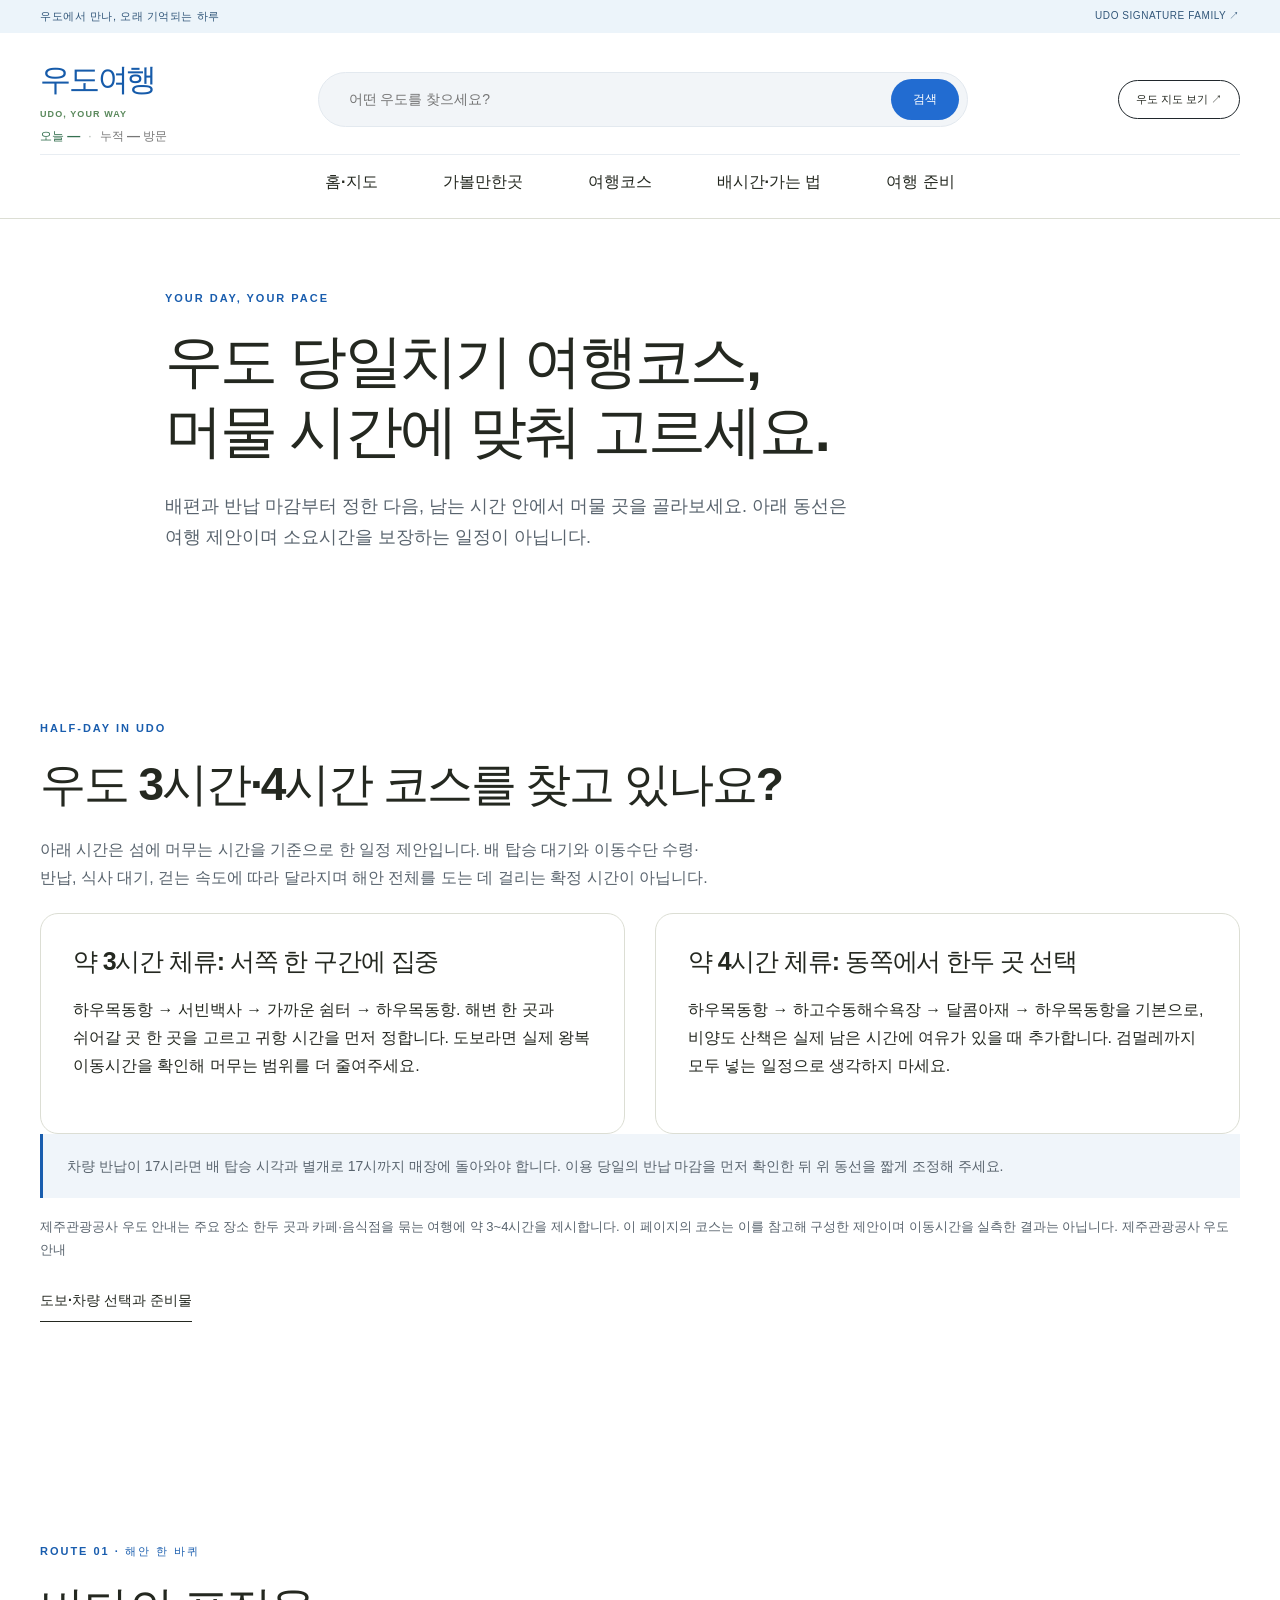
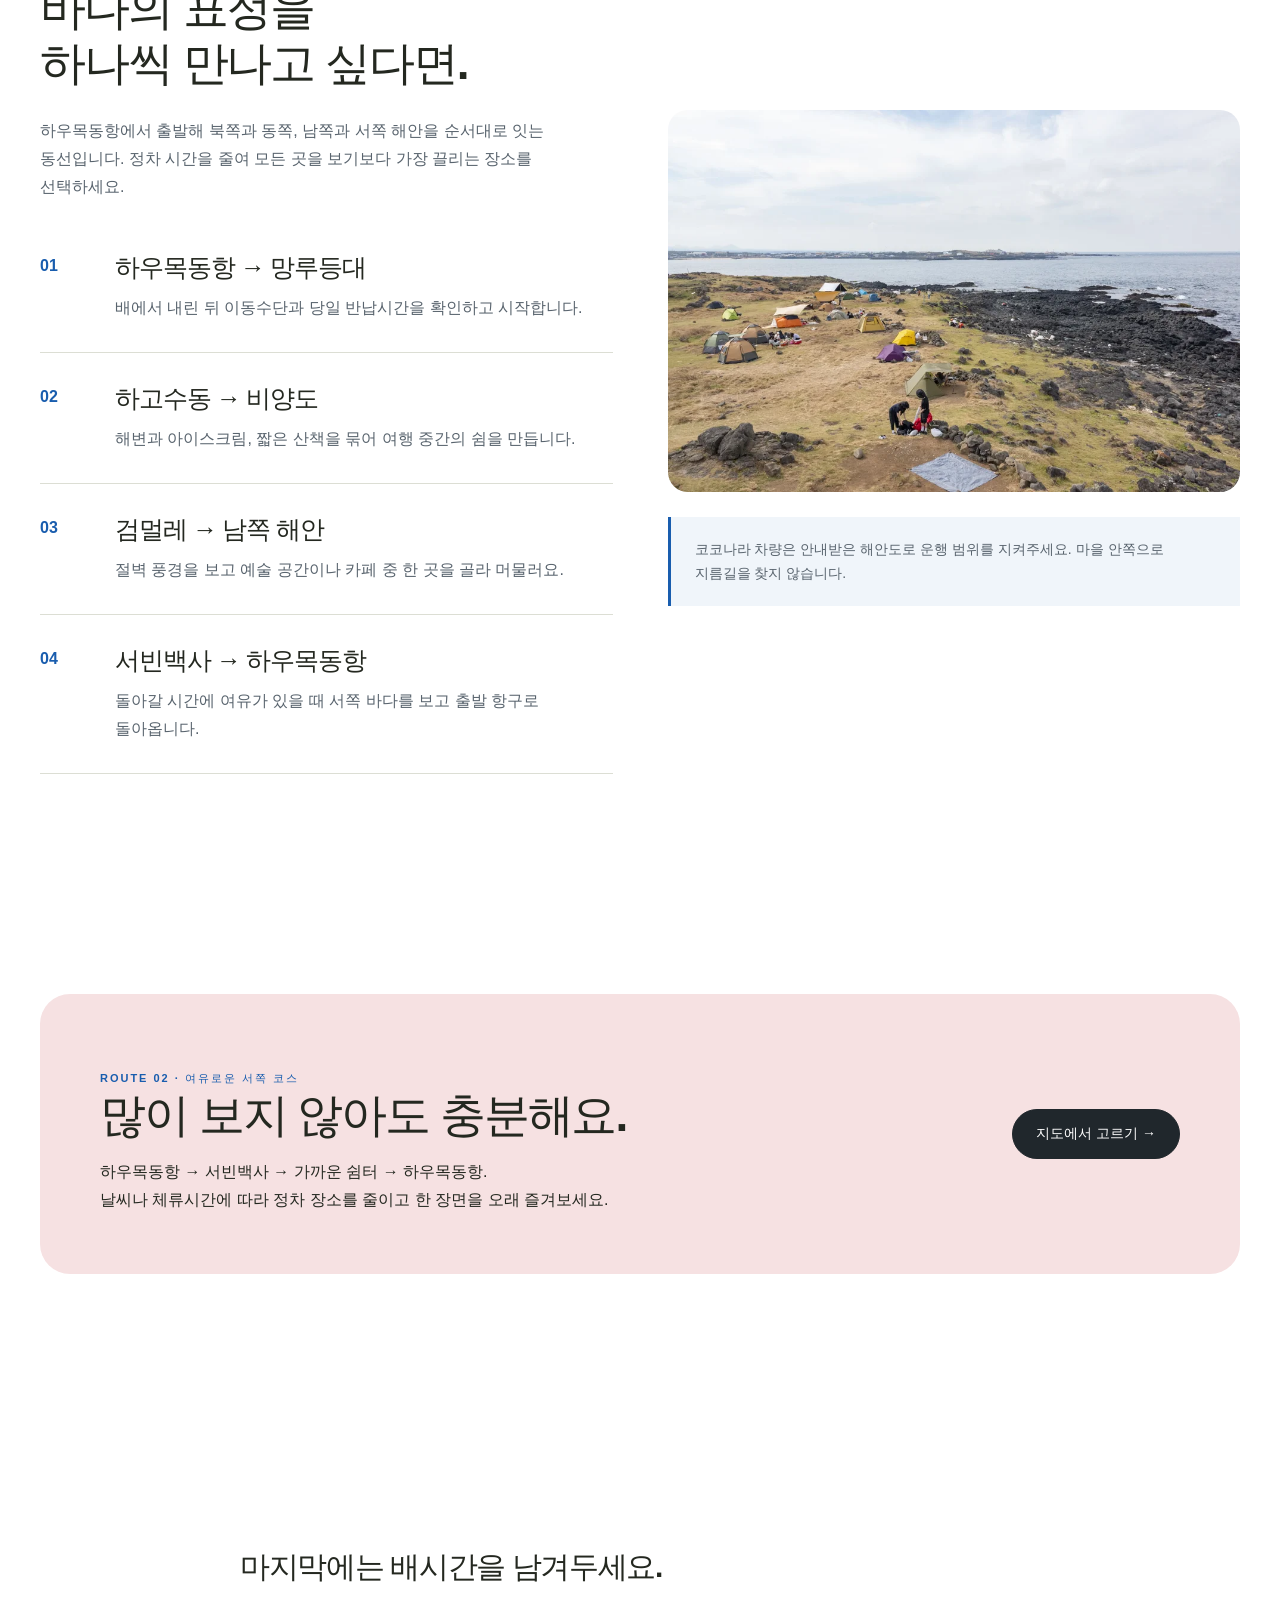
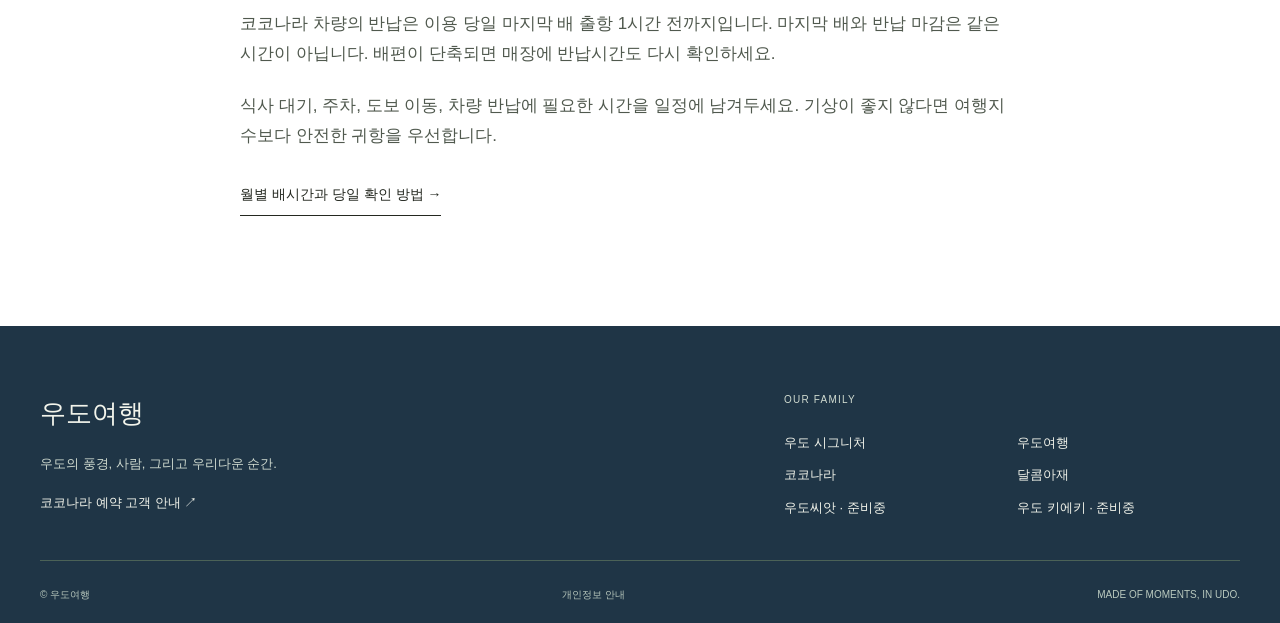
<file: docs/course/index.html>
<!doctype html><html lang="ko"><head><meta charset="utf-8"><meta name="viewport" content="width=device-width,initial-scale=1"><title>우도 여행코스·당일치기 | 3시간·4시간 반나절 일정</title><meta name="description" content="우도 당일치기와 반나절 여행을 준비하세요. 하우목동항 출발 서쪽 코스, 3시간·4시간 체류 시 장소를 고르는 방법, 이동수단별 여유시간과 마지막 배 전 일정을 안내합니다."><meta name="robots" content="index,follow,max-image-preview:large"><link rel="canonical" href="https://udo.udosignature.com/course/"><meta property="og:type" content="website"><meta property="og:locale" content="ko_KR"><meta property="og:site_name" content="우도여행"><meta property="og:title" content="우도 여행코스·당일치기 | 3시간·4시간 반나절 일정"><meta property="og:description" content="우도 당일치기와 반나절 여행을 준비하세요. 하우목동항 출발 서쪽 코스, 3시간·4시간 체류 시 장소를 고르는 방법, 이동수단별 여유시간과 마지막 배 전 일정을 안내합니다."><meta property="og:url" content="https://udo.udosignature.com/course/"><meta property="og:image" content="https://udo.udosignature.com/assets/coast-960.webp"><meta name="twitter:card" content="summary_large_image"><meta name="theme-color" content="#fffaf4"><meta name="naver-site-verification" content="d7389aa4ebb8ffe1a55eb43ef84cface74b3771b"><meta name="google-site-verification" content="AedKNPnwqrZI4KSU5c2gBuaA5LTw18pU-zRB1LiMn2k"><link rel="icon" href="/assets/favicon.svg" type="image/svg+xml"><link rel="stylesheet" href="/assets/brand.css"><script src="/assets/brand.js" defer></script><link rel="stylesheet" href="/assets/visitor-count.css"><script src="/assets/visitor-count.js" defer></script><script type="application/ld+json">{"@context": "https://schema.org", "@graph": [{"@type": "WebSite", "@id": "https://udo.udosignature.com/#website", "name": "우도여행", "url": "https://udo.udosignature.com/", "inLanguage": "ko-KR", "alternateName": ["우도관광", "우도 여행 안내"]}, {"@type": "WebPage", "@id": "https://udo.udosignature.com/course/#webpage", "url": "https://udo.udosignature.com/course/", "name": "우도 여행코스·당일치기 | 3시간·4시간 반나절 일정", "description": "우도 당일치기와 반나절 여행을 준비하세요. 하우목동항 출발 서쪽 코스, 3시간·4시간 체류 시 장소를 고르는 방법, 이동수단별 여유시간과 마지막 배 전 일정을 안내합니다.", "isPartOf": {"@id": "https://udo.udosignature.com/#website"}, "dateModified": "2026-09-23", "inLanguage": "ko-KR"}, {"@type": "BreadcrumbList", "itemListElement": [{"@type": "ListItem", "position": 1, "name": "우도여행", "item": "https://udo.udosignature.com/"}, {"@type": "ListItem", "position": 2, "name": "여행코스", "item": "https://udo.udosignature.com/course/"}]}]}</script></head><body class="travel" data-route="course/" data-site="udosignature-udo"><a class="skip" href="#main">본문 바로가기</a><div class="topline"><span>우도에서 만나, 오래 기억되는 하루</span><a href="https://udosignature.com/">UDO SIGNATURE FAMILY ↗</a></div><header><div class="header-inner wrap"><div class="brand-identity"><a class="brand" href="/"><span class="wordmark">우도여행<small>UDO, YOUR WAY</small></span></a><a class="visitor-count" href="/privacy/" data-visitor-site="udo" data-visitor-count="on" data-state="loading" title="한국시간 기준, 같은 브라우저 하루 1회 · 집계 안내"><span class="visitor-today">오늘 <strong data-visitor-today>—</strong></span><span class="visitor-separator" aria-hidden="true">·</span><span>누적 <strong data-visitor-total>—</strong> 방문</span></a></div><form class="tour-search" action="/places/" method="get" role="search"><input type="search" name="q" aria-label="우도 여행지 검색" placeholder="어떤 우도를 찾으세요?" maxlength="80"><button type="submit">검색</button></form><nav aria-label="주 메뉴"><a class="nav-link" href="/">홈·지도</a><a class="nav-link" href="/places/">가볼만한곳</a><a class="nav-link" href="/course/">여행코스</a><a class="nav-link" href="/ferry/">배시간·가는 법</a><a class="nav-link" href="/planning/">여행 준비</a></nav><a class="header-cta" href="/">우도 지도 보기 ↗</a></div></header><main id="main"><section class="wrap page-head"><p class="eyebrow">YOUR DAY, YOUR PACE</p><h1>우도 당일치기 여행코스,<br>머물 시간에 맞춰 고르세요.</h1><p>배편과 반납 마감부터 정한 다음, 남는 시간 안에서 머물 곳을 골라보세요. 아래 동선은 여행 제안이며 소요시간을 보장하는 일정이 아닙니다.</p></section><section class="wrap section" id="half-day"><p class="eyebrow">HALF-DAY IN UDO</p><h2>우도 3시간·4시간 코스를 찾고 있나요?</h2><p class="section-intro">아래 시간은 섬에 머무는 시간을 기준으로 한 일정 제안입니다. 배 탑승 대기와 이동수단 수령·반납, 식사 대기, 걷는 속도에 따라 달라지며 해안 전체를 도는 데 걸리는 확정 시간이 아닙니다.</p><div class="visit-grid"><article class="visit-card"><h3>약 3시간 체류: 서쪽 한 구간에 집중</h3><p>하우목동항 → 서빈백사 → 가까운 쉼터 → 하우목동항. 해변 한 곳과 쉬어갈 곳 한 곳을 고르고 귀항 시간을 먼저 정합니다. 도보라면 실제 왕복 이동시간을 확인해 머무는 범위를 더 줄여주세요.</p></article><article class="visit-card"><h3>약 4시간 체류: 동쪽에서 한두 곳 선택</h3><p>하우목동항 → 하고수동해수욕장 → 달콤아재 → 하우목동항을 기본으로, 비양도 산책은 실제 남은 시간에 여유가 있을 때 추가합니다. 검멀레까지 모두 넣는 일정으로 생각하지 마세요.</p></article></div><p class="note">차량 반납이 17시라면 배 탑승 시각과 별개로 17시까지 매장에 돌아와야 합니다. 이용 당일의 반납 마감을 먼저 확인한 뒤 위 동선을 짧게 조정해 주세요.</p><p class="fine">제주관광공사 우도 안내는 주요 장소 한두 곳과 카페·음식점을 묶는 여행에 약 3~4시간을 제시합니다. 이 페이지의 코스는 이를 참고해 구성한 제안이며 이동시간을 실측한 결과는 아닙니다. <a href="https://www.visitjeju.net/kr/detail/view?contentsid=CONT_000000000500477">제주관광공사 우도 안내</a></p><a class="text-link" href="/planning/">도보·차량 선택과 준비물</a></section><section class="wrap section"><div class="split"><div><p class="eyebrow">ROUTE 01 · 해안 한 바퀴</p><h2>바다의 표정을<br>하나씩 만나고 싶다면.</h2><p>하우목동항에서 출발해 북쪽과 동쪽, 남쪽과 서쪽 해안을 순서대로 잇는 동선입니다. 정차 시간을 줄여 모든 곳을 보기보다 가장 끌리는 장소를 선택하세요.</p><div class="route-list"><article><div><h3>하우목동항 → 망루등대</h3><p>배에서 내린 뒤 이동수단과 당일 반납시간을 확인하고 시작합니다.</p></div></article><article><div><h3>하고수동 → 비양도</h3><p>해변과 아이스크림, 짧은 산책을 묶어 여행 중간의 쉼을 만듭니다.</p></div></article><article><div><h3>검멀레 → 남쪽 해안</h3><p>절벽 풍경을 보고 예술 공간이나 카페 중 한 곳을 골라 머물러요.</p></div></article><article><div><h3>서빈백사 → 하우목동항</h3><p>돌아갈 시간에 여유가 있을 때 서쪽 바다를 보고 출발 항구로 돌아옵니다.</p></div></article></div></div><div><img class="" src="/assets/biyang-960.webp" width="960" height="640" alt="우도 비양도 해안의 산책 풍경" loading="lazy" ><div class="note" style="margin-top:25px">코코나라 차량은 안내받은 해안도로 운행 범위를 지켜주세요. 마을 안쪽으로 지름길을 찾지 않습니다.</div></div></div></section><section class="wrap section"><div class="callout"><div><p class="eyebrow">ROUTE 02 · 여유로운 서쪽 코스</p><h2>많이 보지 않아도 충분해요.</h2><p>하우목동항 → 서빈백사 → 가까운 쉼터 → 하우목동항.<br>날씨나 체류시간에 따라 정차 장소를 줄이고 한 장면을 오래 즐겨보세요.</p></div><a class="btn" href="/#map">지도에서 고르기 →</a></div></section><section class="wrap section article"><h2>마지막에는 배시간을 남겨두세요.</h2><p>코코나라 차량의 반납은 이용 당일 마지막 배 출항 1시간 전까지입니다. 마지막 배와 반납 마감은 같은 시간이 아닙니다. 배편이 단축되면 매장에 반납시간도 다시 확인하세요.</p><p>식사 대기, 주차, 도보 이동, 차량 반납에 필요한 시간을 일정에 남겨두세요. 기상이 좋지 않다면 여행지 수보다 안전한 귀항을 우선합니다.</p><a class="text-link" href="/ferry/">월별 배시간과 당일 확인 방법 →</a></section></main><footer><div class="wrap footer-grid"><div><strong>우도여행</strong><p>우도의 풍경, 사람, 그리고 우리다운 순간.</p><a href="https://guide.udosignature.com/">코코나라 예약 고객 안내 ↗</a></div><div class="family"><p>OUR FAMILY</p><a class="family-link" href="https://udosignature.com/">우도 시그니처</a><a class="family-link" href="https://udo.udosignature.com/">우도여행</a><a class="family-link" href="https://coconara.udosignature.com/">코코나라</a><a class="family-link" href="https://dalkom-aje.udosignature.com/">달콤아재</a><a class="family-link" href="https://udopeanut.udosignature.com/">우도씨앗 · 준비중</a><a class="family-link" href="https://udocafe.udosignature.com/">우도 키에키 · 준비중</a></div></div><div class="wrap legal"><span>© 우도여행</span><a href="/privacy/">개인정보 안내</a><span>MADE OF MOMENTS, IN UDO.</span></div></footer><div class="mobile-bar"><a class="btn" href="/">우도 지도 보기 ↗</a></div></body></html>
</file>
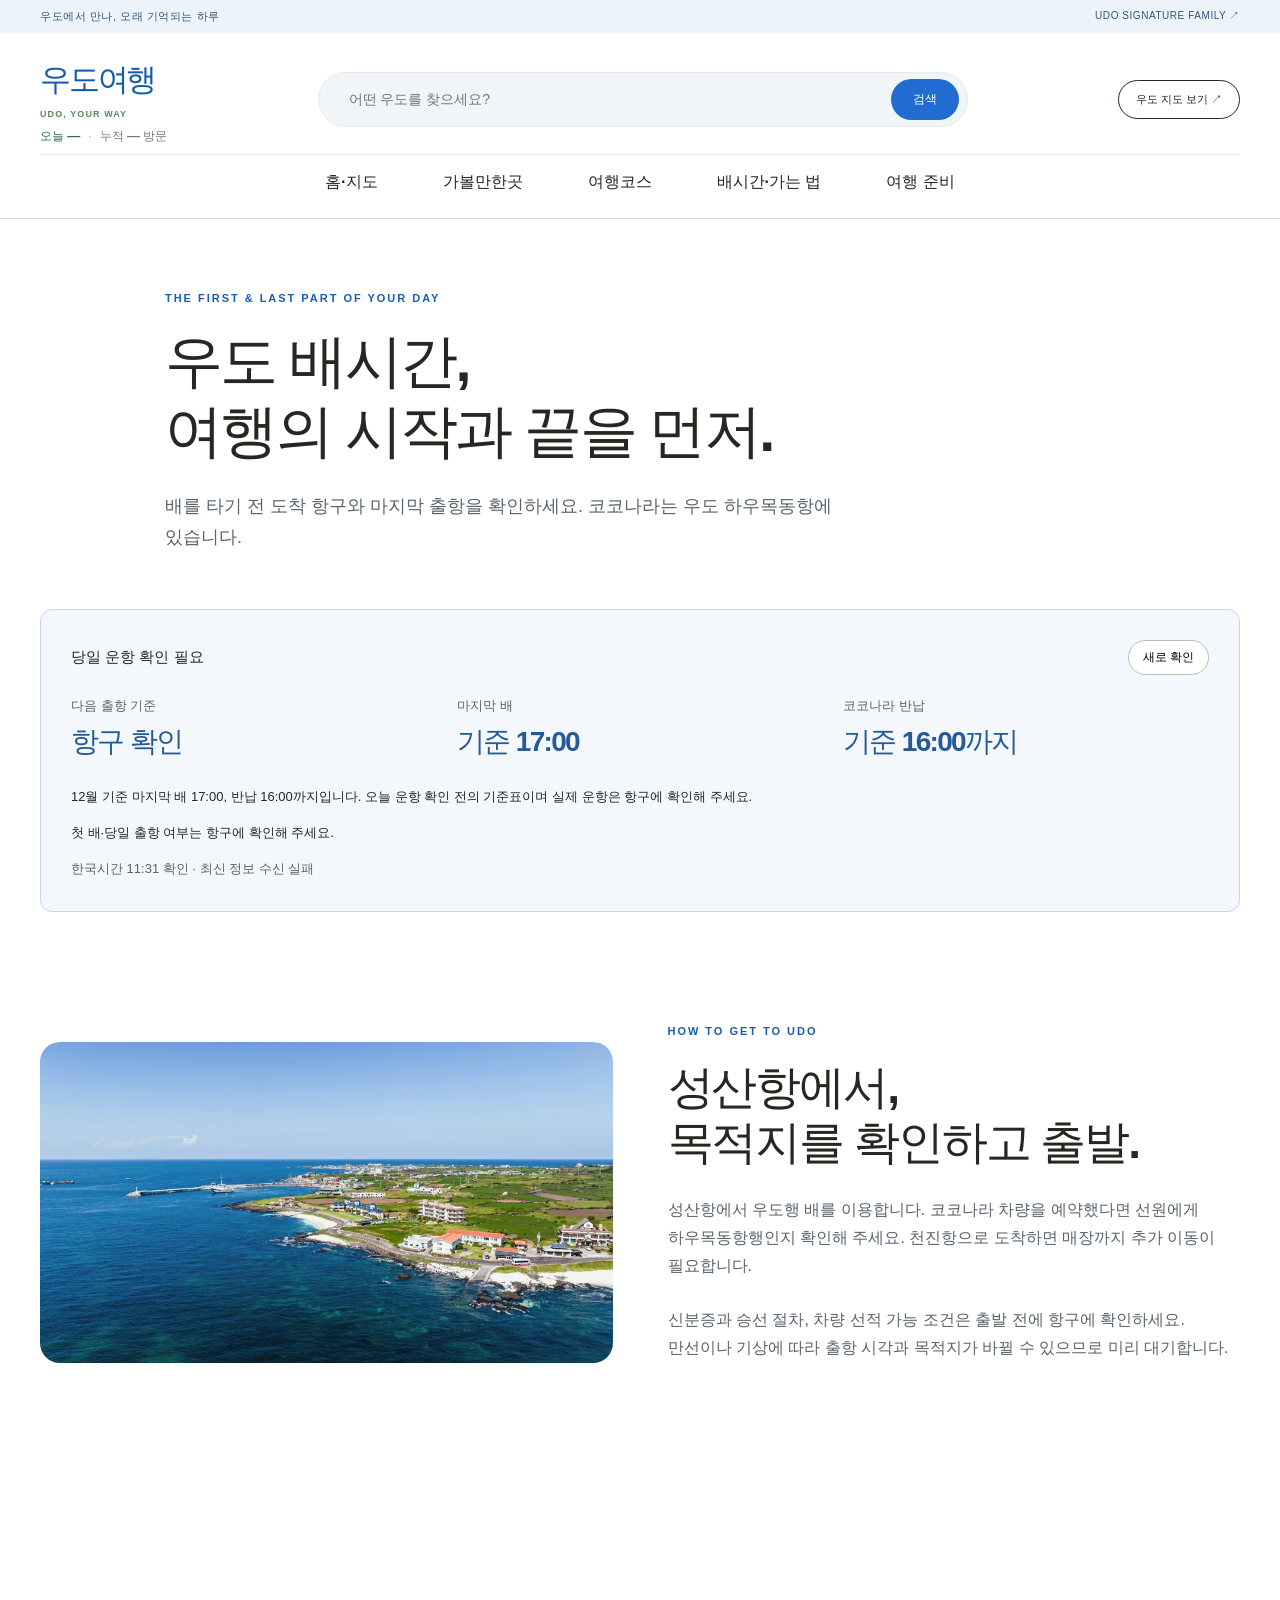
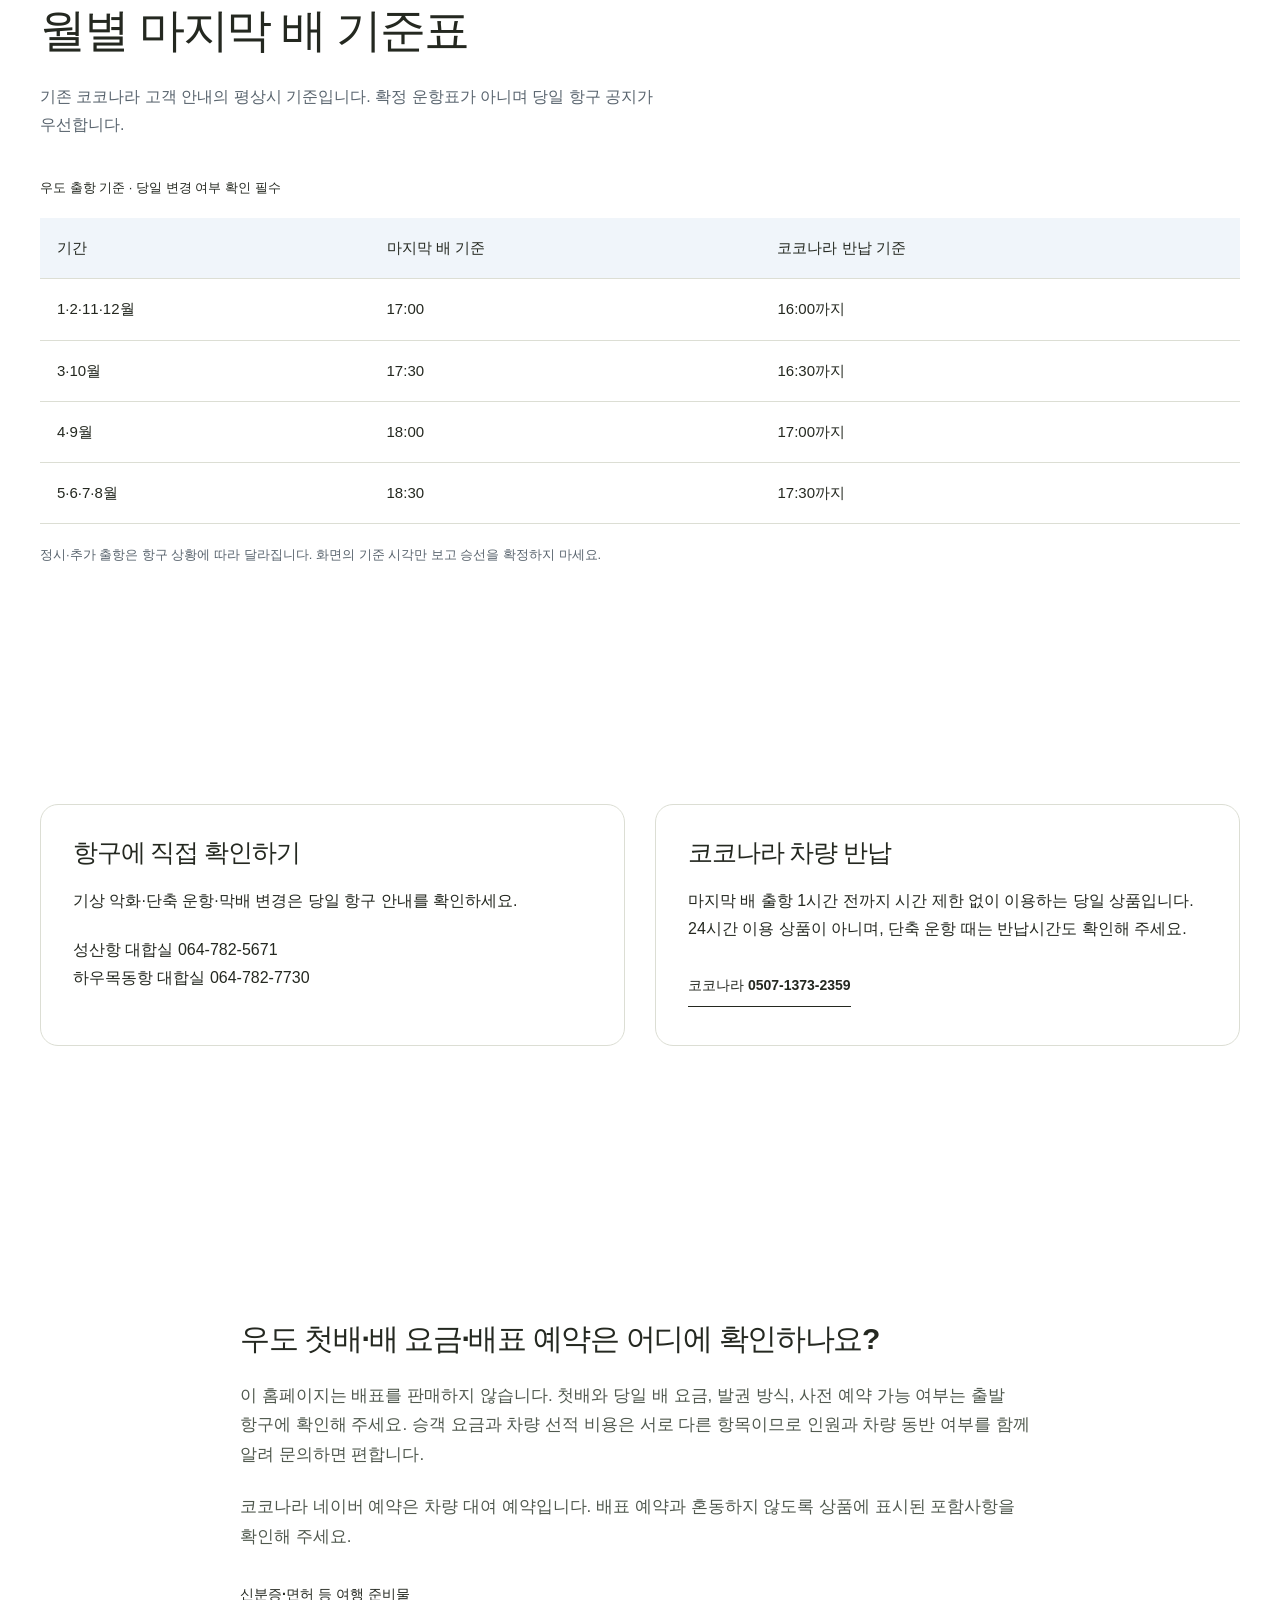
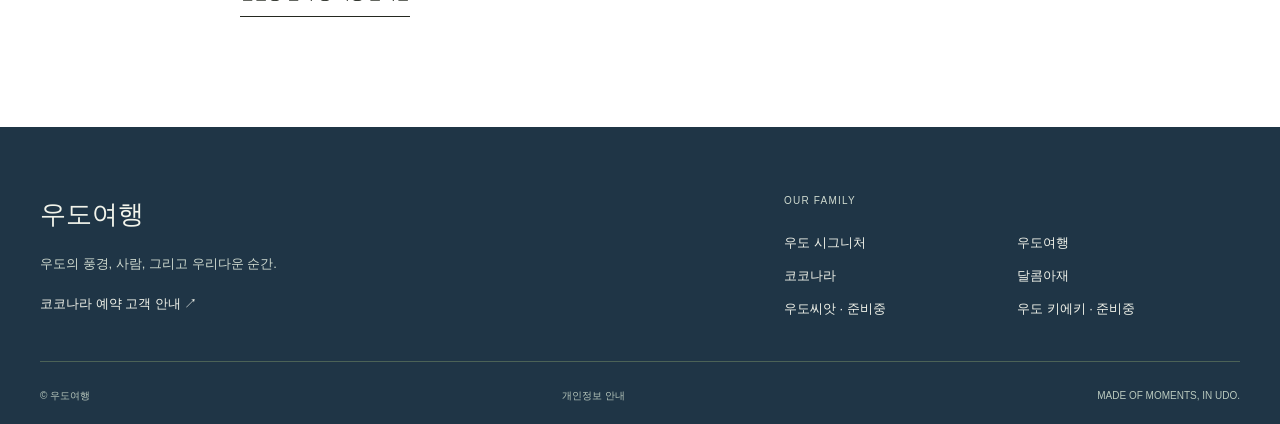
<file: docs/ferry/index.html>
<!doctype html><html lang="ko"><head><meta charset="utf-8"><meta name="viewport" content="width=device-width,initial-scale=1"><title>우도 배시간·가는 법 | 성산항·하우목동항·마지막 배 안내</title><meta name="description" content="성산항에서 제주도 우도로 가는 방법과 월별 마지막 배 기준을 확인하세요. 하우목동항 도착, 기상에 따른 운항 변경, 코코나라 반납시간과 항구 연락처를 안내합니다."><meta name="robots" content="index,follow,max-image-preview:large"><link rel="canonical" href="https://udo.udosignature.com/ferry/"><meta property="og:type" content="website"><meta property="og:locale" content="ko_KR"><meta property="og:site_name" content="우도여행"><meta property="og:title" content="우도 배시간·가는 법 | 성산항·하우목동항·마지막 배 안내"><meta property="og:description" content="성산항에서 제주도 우도로 가는 방법과 월별 마지막 배 기준을 확인하세요. 하우목동항 도착, 기상에 따른 운항 변경, 코코나라 반납시간과 항구 연락처를 안내합니다."><meta property="og:url" content="https://udo.udosignature.com/ferry/"><meta property="og:image" content="https://udo.udosignature.com/assets/coast-960.webp"><meta name="twitter:card" content="summary_large_image"><meta name="theme-color" content="#fffaf4"><meta name="naver-site-verification" content="d7389aa4ebb8ffe1a55eb43ef84cface74b3771b"><meta name="google-site-verification" content="AedKNPnwqrZI4KSU5c2gBuaA5LTw18pU-zRB1LiMn2k"><link rel="icon" href="/assets/favicon.svg" type="image/svg+xml"><link rel="stylesheet" href="/assets/brand.css"><script src="/assets/brand.js" defer></script><link rel="stylesheet" href="/assets/visitor-count.css"><script src="/assets/visitor-count.js" defer></script><meta name="udosignature-ferry-source" content="https://coconara-52bc4-default-rtdb.firebaseio.com/ferryStatus.json"><script src="/assets/ferry.js" defer></script><script type="application/ld+json">{"@context": "https://schema.org", "@graph": [{"@type": "WebSite", "@id": "https://udo.udosignature.com/#website", "name": "우도여행", "url": "https://udo.udosignature.com/", "inLanguage": "ko-KR", "alternateName": ["우도관광", "우도 여행 안내"]}, {"@type": "WebPage", "@id": "https://udo.udosignature.com/ferry/#webpage", "url": "https://udo.udosignature.com/ferry/", "name": "우도 배시간·가는 법 | 성산항·하우목동항·마지막 배 안내", "description": "성산항에서 제주도 우도로 가는 방법과 월별 마지막 배 기준을 확인하세요. 하우목동항 도착, 기상에 따른 운항 변경, 코코나라 반납시간과 항구 연락처를 안내합니다.", "isPartOf": {"@id": "https://udo.udosignature.com/#website"}, "dateModified": "2026-09-23", "inLanguage": "ko-KR"}, {"@type": "BreadcrumbList", "itemListElement": [{"@type": "ListItem", "position": 1, "name": "우도여행", "item": "https://udo.udosignature.com/"}, {"@type": "ListItem", "position": 2, "name": "배시간·가는 법", "item": "https://udo.udosignature.com/ferry/"}]}]}</script></head><body class="travel" data-route="ferry/" data-site="udosignature-udo"><a class="skip" href="#main">본문 바로가기</a><div class="topline"><span>우도에서 만나, 오래 기억되는 하루</span><a href="https://udosignature.com/">UDO SIGNATURE FAMILY ↗</a></div><header><div class="header-inner wrap"><div class="brand-identity"><a class="brand" href="/"><span class="wordmark">우도여행<small>UDO, YOUR WAY</small></span></a><a class="visitor-count" href="/privacy/" data-visitor-site="udo" data-visitor-count="on" data-state="loading" title="한국시간 기준, 같은 브라우저 하루 1회 · 집계 안내"><span class="visitor-today">오늘 <strong data-visitor-today>—</strong></span><span class="visitor-separator" aria-hidden="true">·</span><span>누적 <strong data-visitor-total>—</strong> 방문</span></a></div><form class="tour-search" action="/places/" method="get" role="search"><input type="search" name="q" aria-label="우도 여행지 검색" placeholder="어떤 우도를 찾으세요?" maxlength="80"><button type="submit">검색</button></form><nav aria-label="주 메뉴"><a class="nav-link" href="/">홈·지도</a><a class="nav-link" href="/places/">가볼만한곳</a><a class="nav-link" href="/course/">여행코스</a><a class="nav-link" href="/ferry/">배시간·가는 법</a><a class="nav-link" href="/planning/">여행 준비</a></nav><a class="header-cta" href="/">우도 지도 보기 ↗</a></div></header><main id="main"><section class="wrap page-head"><p class="eyebrow">THE FIRST & LAST PART OF YOUR DAY</p><h1>우도 배시간,<br>여행의 시작과 끝을 먼저.</h1><p>배를 타기 전 도착 항구와 마지막 출항을 확인하세요. 코코나라는 우도 하우목동항에 있습니다.</p></section><section class="wrap"><div class="ferry-panel" data-ferry aria-live="polite"><div class="ferry-top"><strong data-ferry-status>당일 운항 확인 필요</strong><button type="button" data-ferry-refresh hidden>새로 확인</button></div><div class="ferry-grid"><div><small>다음 출항 기준</small><strong data-ferry-next>항구 확인</strong></div><div><small>마지막 배</small><strong data-ferry-last>월별 기준 확인</strong></div><div><small>코코나라 반납</small><strong data-ferry-return>마지막 배 1시간 전</strong></div></div><p data-ferry-note>월별 기준표를 확인하고 탑승 전 항구에 오늘의 운항 상황을 확인해 주세요.</p><p data-ferry-next-note>추가 출항과 실제 출항 시각은 항구에서 결정합니다.</p><p data-ferry-memo hidden></p><p class="fine" data-ferry-checked>당일 운항 안내를 확인해 주세요.</p></div></section><section class="wrap section"><div class="split"><div><img class="" src="/assets/coast-960.webp" width="960" height="539" alt="우도 하우목동항 주변 해안" loading="lazy" ></div><div><p class="eyebrow">HOW TO GET TO UDO</p><h2>성산항에서,<br>목적지를 확인하고 출발.</h2><p>성산항에서 우도행 배를 이용합니다. 코코나라 차량을 예약했다면 선원에게 하우목동항행인지 확인해 주세요. 천진항으로 도착하면 매장까지 추가 이동이 필요합니다.</p><p>신분증과 승선 절차, 차량 선적 가능 조건은 출발 전에 항구에 확인하세요. 만선이나 기상에 따라 출항 시각과 목적지가 바뀔 수 있으므로 미리 대기합니다.</p></div></div></section><section class="wrap section" id="timetable"><h2>월별 마지막 배 기준표</h2><p class="section-intro">기존 코코나라 고객 안내의 평상시 기준입니다. 확정 운항표가 아니며 당일 항구 공지가 우선합니다.</p><div class="table-scroll"><table><caption>우도 출항 기준 · 당일 변경 여부 확인 필수</caption><thead><tr><th>기간</th><th>마지막 배 기준</th><th>코코나라 반납 기준</th></tr></thead><tbody><tr><td>1·2·11·12월</td><td>17:00</td><td>16:00까지</td></tr><tr><td>3·10월</td><td>17:30</td><td>16:30까지</td></tr><tr><td>4·9월</td><td>18:00</td><td>17:00까지</td></tr><tr><td>5·6·7·8월</td><td>18:30</td><td>17:30까지</td></tr></tbody></table></div><p class="fine" style="margin-top:20px">정시·추가 출항은 항구 상황에 따라 달라집니다. 화면의 기준 시각만 보고 승선을 확정하지 마세요.</p></section><section class="wrap section"><div class="visit-grid"><article class="visit-card"><h3>항구에 직접 확인하기</h3><p>기상 악화·단축 운항·막배 변경은 당일 항구 안내를 확인하세요.</p><p><a href="tel:064-782-5671">성산항 대합실 064-782-5671</a><br><a href="tel:064-782-7730">하우목동항 대합실 064-782-7730</a></p></article><article class="visit-card"><h3>코코나라 차량 반납</h3><p>마지막 배 출항 1시간 전까지 시간 제한 없이 이용하는 당일 상품입니다. 24시간 이용 상품이 아니며, 단축 운항 때는 반납시간도 확인해 주세요.</p><a class="text-link" href="tel:0507-1373-2359">코코나라 0507-1373-2359</a></article></div></section><section class="wrap section article"><h2>우도 첫배·배 요금·배표 예약은 어디에 확인하나요?</h2><p>이 홈페이지는 배표를 판매하지 않습니다. 첫배와 당일 배 요금, 발권 방식, 사전 예약 가능 여부는 출발 항구에 확인해 주세요. 승객 요금과 차량 선적 비용은 서로 다른 항목이므로 인원과 차량 동반 여부를 함께 알려 문의하면 편합니다.</p><p>코코나라 네이버 예약은 차량 대여 예약입니다. 배표 예약과 혼동하지 않도록 상품에 표시된 포함사항을 확인해 주세요.</p><a class="text-link" href="/planning/">신분증·면허 등 여행 준비물</a></section></main><footer><div class="wrap footer-grid"><div><strong>우도여행</strong><p>우도의 풍경, 사람, 그리고 우리다운 순간.</p><a href="https://guide.udosignature.com/">코코나라 예약 고객 안내 ↗</a></div><div class="family"><p>OUR FAMILY</p><a class="family-link" href="https://udosignature.com/">우도 시그니처</a><a class="family-link" href="https://udo.udosignature.com/">우도여행</a><a class="family-link" href="https://coconara.udosignature.com/">코코나라</a><a class="family-link" href="https://dalkom-aje.udosignature.com/">달콤아재</a><a class="family-link" href="https://udopeanut.udosignature.com/">우도씨앗 · 준비중</a><a class="family-link" href="https://udocafe.udosignature.com/">우도 키에키 · 준비중</a></div></div><div class="wrap legal"><span>© 우도여행</span><a href="/privacy/">개인정보 안내</a><span>MADE OF MOMENTS, IN UDO.</span></div></footer><div class="mobile-bar"><a class="btn" href="/">우도 지도 보기 ↗</a></div></body></html>
</file>
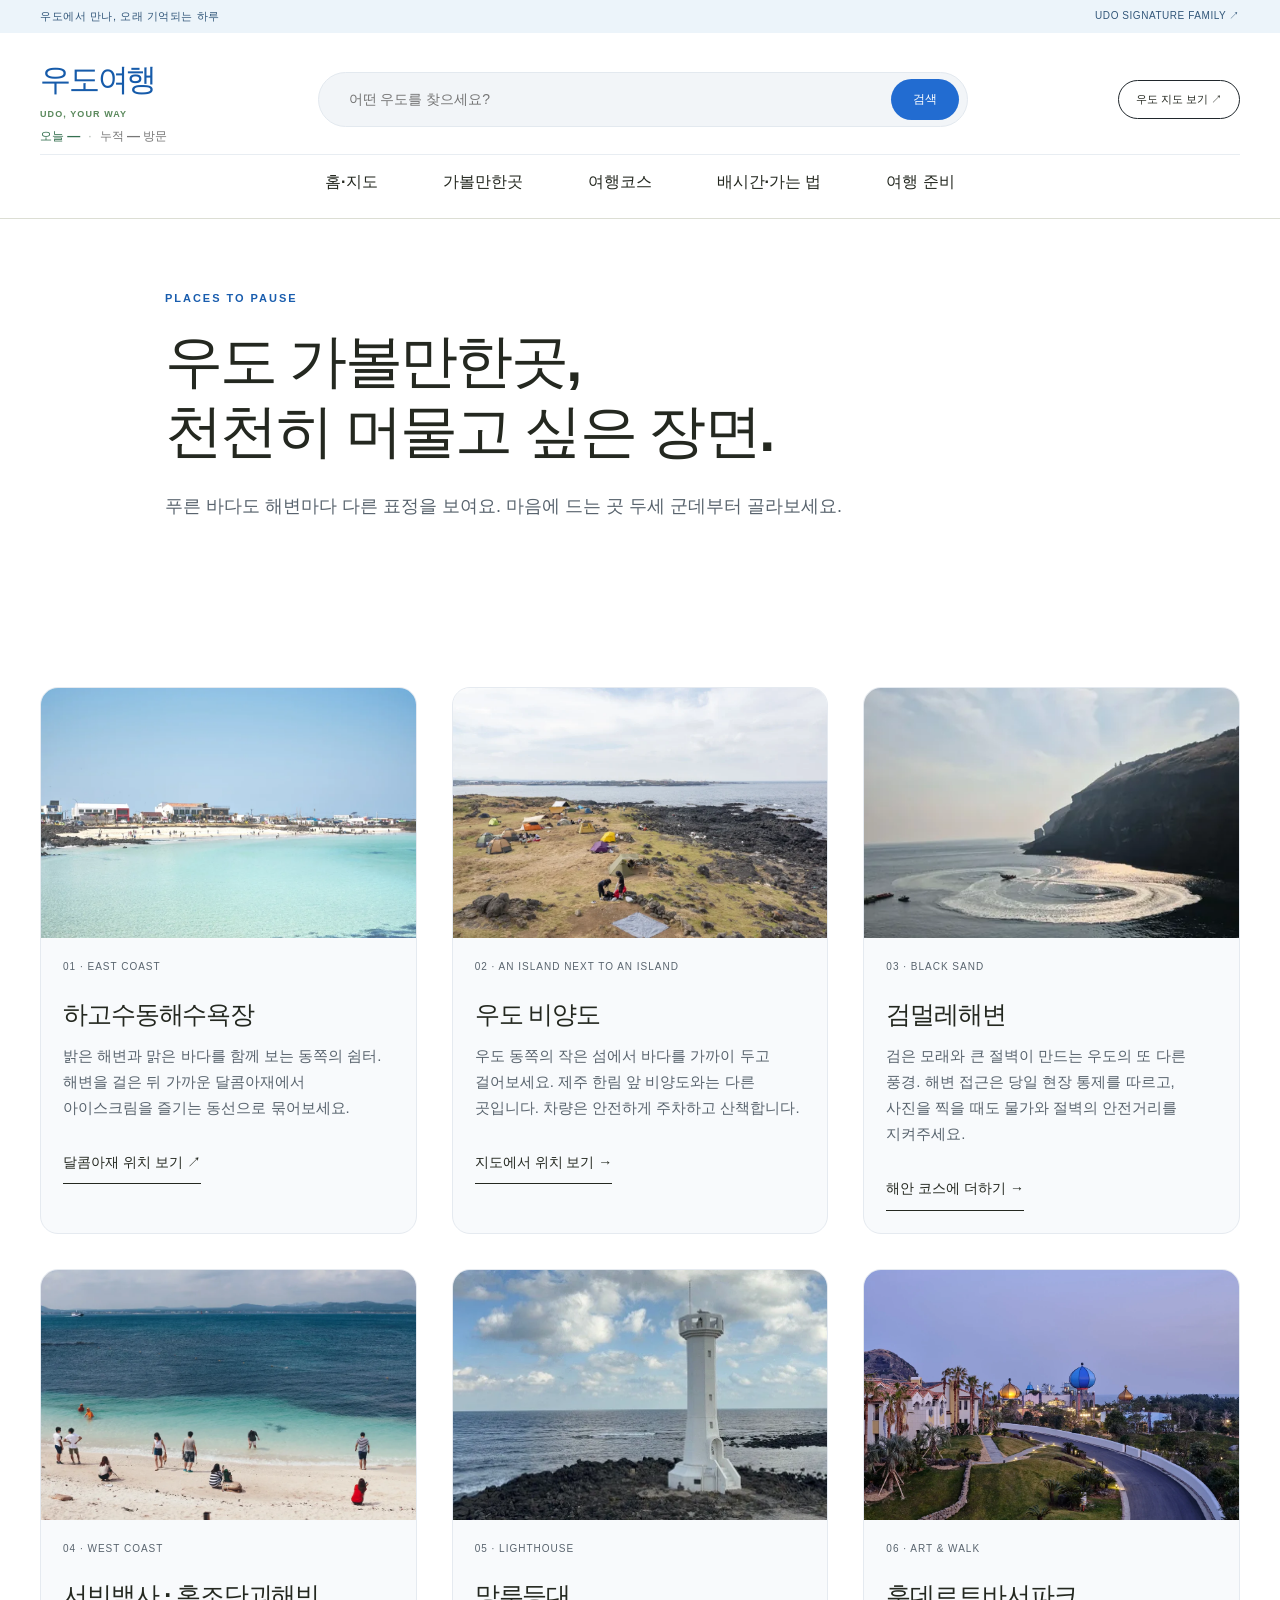
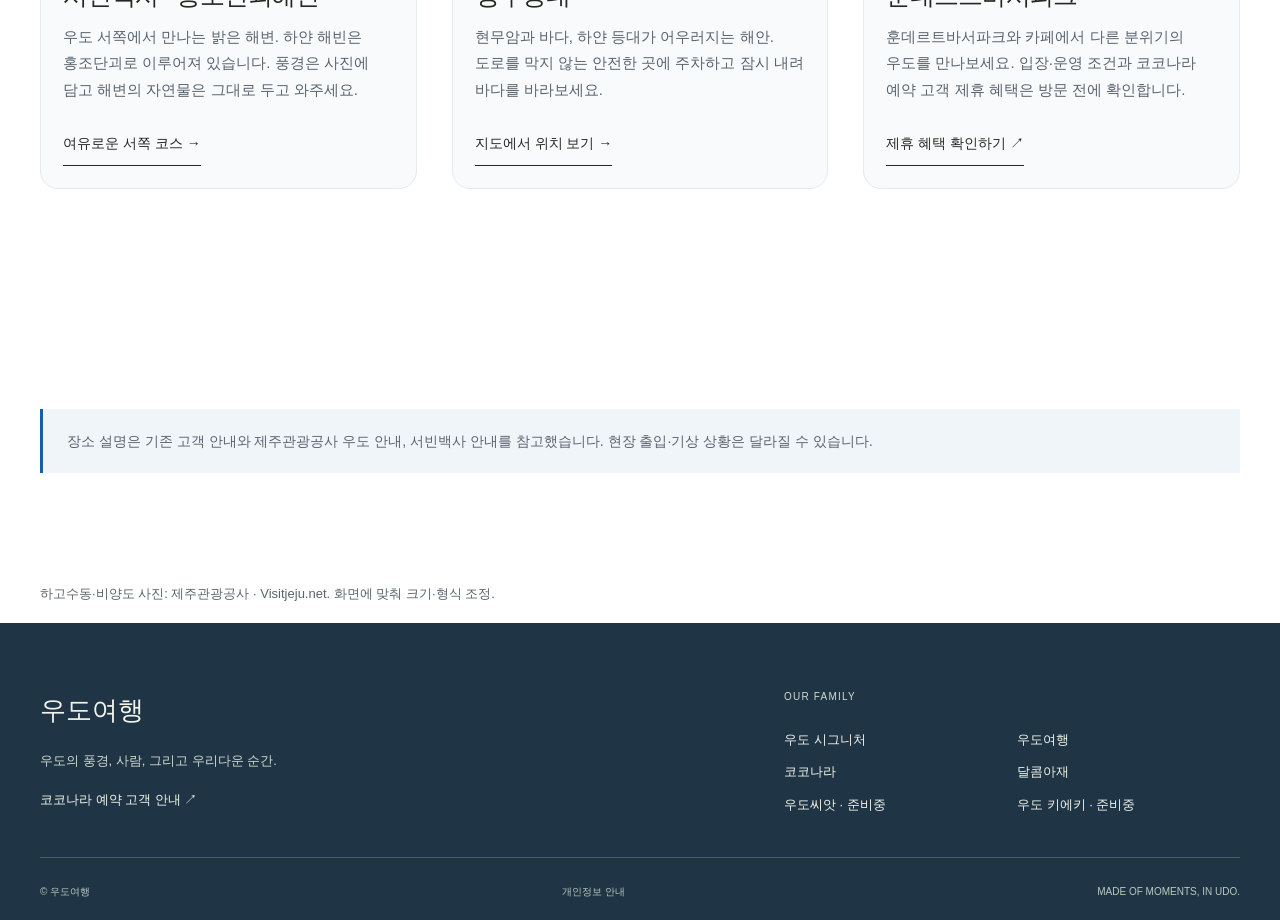
<file: docs/places/index.html>
<!doctype html><html lang="ko"><head><meta charset="utf-8"><meta name="viewport" content="width=device-width,initial-scale=1"><title>우도 가볼만한곳 | 하고수동·비양도·검멀레·서빈백사</title><meta name="description" content="우도 가볼만한곳 6곳을 지도와 동선으로 골라보세요. 하고수동해수욕장, 검멀레해변, 서빈백사 홍조단괴해빈, 우도 비양도, 망루등대와 훈데르트바서파크의 산책 포인트를 안내합니다."><meta name="robots" content="index,follow,max-image-preview:large"><link rel="canonical" href="https://udo.udosignature.com/places/"><meta property="og:type" content="website"><meta property="og:locale" content="ko_KR"><meta property="og:site_name" content="우도여행"><meta property="og:title" content="우도 가볼만한곳 | 하고수동·비양도·검멀레·서빈백사"><meta property="og:description" content="우도 가볼만한곳 6곳을 지도와 동선으로 골라보세요. 하고수동해수욕장, 검멀레해변, 서빈백사 홍조단괴해빈, 우도 비양도, 망루등대와 훈데르트바서파크의 산책 포인트를 안내합니다."><meta property="og:url" content="https://udo.udosignature.com/places/"><meta property="og:image" content="https://udo.udosignature.com/assets/coast-960.webp"><meta name="twitter:card" content="summary_large_image"><meta name="theme-color" content="#fffaf4"><meta name="naver-site-verification" content="d7389aa4ebb8ffe1a55eb43ef84cface74b3771b"><meta name="google-site-verification" content="AedKNPnwqrZI4KSU5c2gBuaA5LTw18pU-zRB1LiMn2k"><link rel="icon" href="/assets/favicon.svg" type="image/svg+xml"><link rel="stylesheet" href="/assets/brand.css"><script src="/assets/brand.js" defer></script><link rel="stylesheet" href="/assets/visitor-count.css"><script src="/assets/visitor-count.js" defer></script><script type="application/ld+json">{"@context": "https://schema.org", "@graph": [{"@type": "WebSite", "@id": "https://udo.udosignature.com/#website", "name": "우도여행", "url": "https://udo.udosignature.com/", "inLanguage": "ko-KR", "alternateName": ["우도관광", "우도 여행 안내"]}, {"@type": "WebPage", "@id": "https://udo.udosignature.com/places/#webpage", "url": "https://udo.udosignature.com/places/", "name": "우도 가볼만한곳 | 하고수동·비양도·검멀레·서빈백사", "description": "우도 가볼만한곳 6곳을 지도와 동선으로 골라보세요. 하고수동해수욕장, 검멀레해변, 서빈백사 홍조단괴해빈, 우도 비양도, 망루등대와 훈데르트바서파크의 산책 포인트를 안내합니다.", "isPartOf": {"@id": "https://udo.udosignature.com/#website"}, "dateModified": "2026-09-23", "inLanguage": "ko-KR"}, {"@type": "BreadcrumbList", "itemListElement": [{"@type": "ListItem", "position": 1, "name": "우도여행", "item": "https://udo.udosignature.com/"}, {"@type": "ListItem", "position": 2, "name": "가볼만한곳", "item": "https://udo.udosignature.com/places/"}]}, {"@type": "ItemList", "name": "우도 가볼만한곳", "itemListElement": [{"@type": "ListItem", "position": 1, "name": "하고수동해수욕장", "url": "https://udo.udosignature.com/places/#hagosudong"}, {"@type": "ListItem", "position": 2, "name": "우도 비양도", "url": "https://udo.udosignature.com/places/#biyang"}, {"@type": "ListItem", "position": 3, "name": "검멀레해변", "url": "https://udo.udosignature.com/places/#geommeolle"}, {"@type": "ListItem", "position": 4, "name": "서빈백사", "url": "https://udo.udosignature.com/places/#seobin"}, {"@type": "ListItem", "position": 5, "name": "망루등대", "url": "https://udo.udosignature.com/places/#mangru"}, {"@type": "ListItem", "position": 6, "name": "훈데르트바서파크", "url": "https://udo.udosignature.com/places/#art"}]}]}</script></head><body class="travel" data-route="places/" data-site="udosignature-udo"><a class="skip" href="#main">본문 바로가기</a><div class="topline"><span>우도에서 만나, 오래 기억되는 하루</span><a href="https://udosignature.com/">UDO SIGNATURE FAMILY ↗</a></div><header><div class="header-inner wrap"><div class="brand-identity"><a class="brand" href="/"><span class="wordmark">우도여행<small>UDO, YOUR WAY</small></span></a><a class="visitor-count" href="/privacy/" data-visitor-site="udo" data-visitor-count="on" data-state="loading" title="한국시간 기준, 같은 브라우저 하루 1회 · 집계 안내"><span class="visitor-today">오늘 <strong data-visitor-today>—</strong></span><span class="visitor-separator" aria-hidden="true">·</span><span>누적 <strong data-visitor-total>—</strong> 방문</span></a></div><form class="tour-search" action="/places/" method="get" role="search"><input type="search" name="q" aria-label="우도 여행지 검색" placeholder="어떤 우도를 찾으세요?" maxlength="80"><button type="submit">검색</button></form><nav aria-label="주 메뉴"><a class="nav-link" href="/">홈·지도</a><a class="nav-link" href="/places/">가볼만한곳</a><a class="nav-link" href="/course/">여행코스</a><a class="nav-link" href="/ferry/">배시간·가는 법</a><a class="nav-link" href="/planning/">여행 준비</a></nav><a class="header-cta" href="/">우도 지도 보기 ↗</a></div></header><main id="main"><section class="wrap page-head"><p class="eyebrow">PLACES TO PAUSE</p><h1>우도 가볼만한곳,<br>천천히 머물고 싶은 장면.</h1><p>푸른 바다도 해변마다 다른 표정을 보여요. 마음에 드는 곳 두세 군데부터 골라보세요.</p></section><section class="wrap section"><div class="places-grid"><article class="place-card" id="hagosudong"><img class="" src="/assets/beach-960.webp" width="960" height="1440" alt="우도 하고수동해수욕장의 맑은 바다" loading="lazy" ><small>01 · EAST COAST</small><h3>하고수동해수욕장</h3><p>밝은 해변과 맑은 바다를 함께 보는 동쪽의 쉼터. 해변을 걸은 뒤 가까운 달콤아재에서 아이스크림을 즐기는 동선으로 묶어보세요.</p><a class="text-link" href="https://dalkom-aje.udosignature.com/visit/">달콤아재 위치 보기 ↗</a></article><article class="place-card" id="biyang"><img class="" src="/assets/biyang-960.webp" width="960" height="640" alt="우도 동쪽 비양도의 바다 풍경" loading="lazy" ><small>02 · AN ISLAND NEXT TO AN ISLAND</small><h3>우도 비양도</h3><p>우도 동쪽의 작은 섬에서 바다를 가까이 두고 걸어보세요. 제주 한림 앞 비양도와는 다른 곳입니다. 차량은 안전하게 주차하고 산책합니다.</p><a class="text-link" href="/#map">지도에서 위치 보기 →</a></article><article class="place-card" id="geommeolle"><img class="" src="/assets/geommeolle.webp" width="480" height="600" alt="우도 검멀레해변의 검은 모래와 절벽" loading="lazy" ><small>03 · BLACK SAND</small><h3>검멀레해변</h3><p>검은 모래와 큰 절벽이 만드는 우도의 또 다른 풍경. 해변 접근은 당일 현장 통제를 따르고, 사진을 찍을 때도 물가와 절벽의 안전거리를 지켜주세요.</p><a class="text-link" href="/course/">해안 코스에 더하기 →</a></article><article class="place-card" id="seobin"><img class="" src="/assets/seobin.webp" width="900" height="600" alt="우도 서빈백사의 밝은 해변과 바다" loading="lazy" ><small>04 · WEST COAST</small><h3>서빈백사 · 홍조단괴해빈</h3><p>우도 서쪽에서 만나는 밝은 해변. 하얀 해빈은 홍조단괴로 이루어져 있습니다. 풍경은 사진에 담고 해변의 자연물은 그대로 두고 와주세요.</p><a class="text-link" href="/course/">여유로운 서쪽 코스 →</a></article><article class="place-card" id="mangru"><img class="" src="/assets/mangru.webp" width="900" height="506" alt="우도 해안의 망루등대" loading="lazy" ><small>05 · LIGHTHOUSE</small><h3>망루등대</h3><p>현무암과 바다, 하얀 등대가 어우러지는 해안. 도로를 막지 않는 안전한 곳에 주차하고 잠시 내려 바다를 바라보세요.</p><a class="text-link" href="/#map">지도에서 위치 보기 →</a></article><article class="place-card" id="art"><img class="" src="/assets/hundert.webp" width="1100" height="733" alt="우도의 훈데르트바서파크 풍경" loading="lazy" ><small>06 · ART & WALK</small><h3>훈데르트바서파크</h3><p>훈데르트바서파크와 카페에서 다른 분위기의 우도를 만나보세요. 입장·운영 조건과 코코나라 예약 고객 제휴 혜택은 방문 전에 확인합니다.</p><a class="text-link" href="https://coconara.udosignature.com/partners/">제휴 혜택 확인하기 ↗</a></article></div></section><section class="wrap section"><div class="note">장소 설명은 기존 고객 안내와 <a href="https://www.visitjeju.net/kr/detail/view?contentsid=CONT_000000000500477">제주관광공사 우도 안내</a>, <a href="https://www.visitjeju.net/kr/detail/view?contentsid=CONT_000000000500474">서빈백사 안내</a>를 참고했습니다. 현장 출입·기상 상황은 달라질 수 있습니다.</div></section><section class="wrap"><p class="fine">하고수동·비양도 사진: 제주관광공사 · <a href="https://www.visitjeju.net/photojeju">Visitjeju.net</a>. 화면에 맞춰 크기·형식 조정.</p></section></main><footer><div class="wrap footer-grid"><div><strong>우도여행</strong><p>우도의 풍경, 사람, 그리고 우리다운 순간.</p><a href="https://guide.udosignature.com/">코코나라 예약 고객 안내 ↗</a></div><div class="family"><p>OUR FAMILY</p><a class="family-link" href="https://udosignature.com/">우도 시그니처</a><a class="family-link" href="https://udo.udosignature.com/">우도여행</a><a class="family-link" href="https://coconara.udosignature.com/">코코나라</a><a class="family-link" href="https://dalkom-aje.udosignature.com/">달콤아재</a><a class="family-link" href="https://udopeanut.udosignature.com/">우도씨앗 · 준비중</a><a class="family-link" href="https://udocafe.udosignature.com/">우도 키에키 · 준비중</a></div></div><div class="wrap legal"><span>© 우도여행</span><a href="/privacy/">개인정보 안내</a><span>MADE OF MOMENTS, IN UDO.</span></div></footer><div class="mobile-bar"><a class="btn" href="/">우도 지도 보기 ↗</a></div></body></html>
</file>
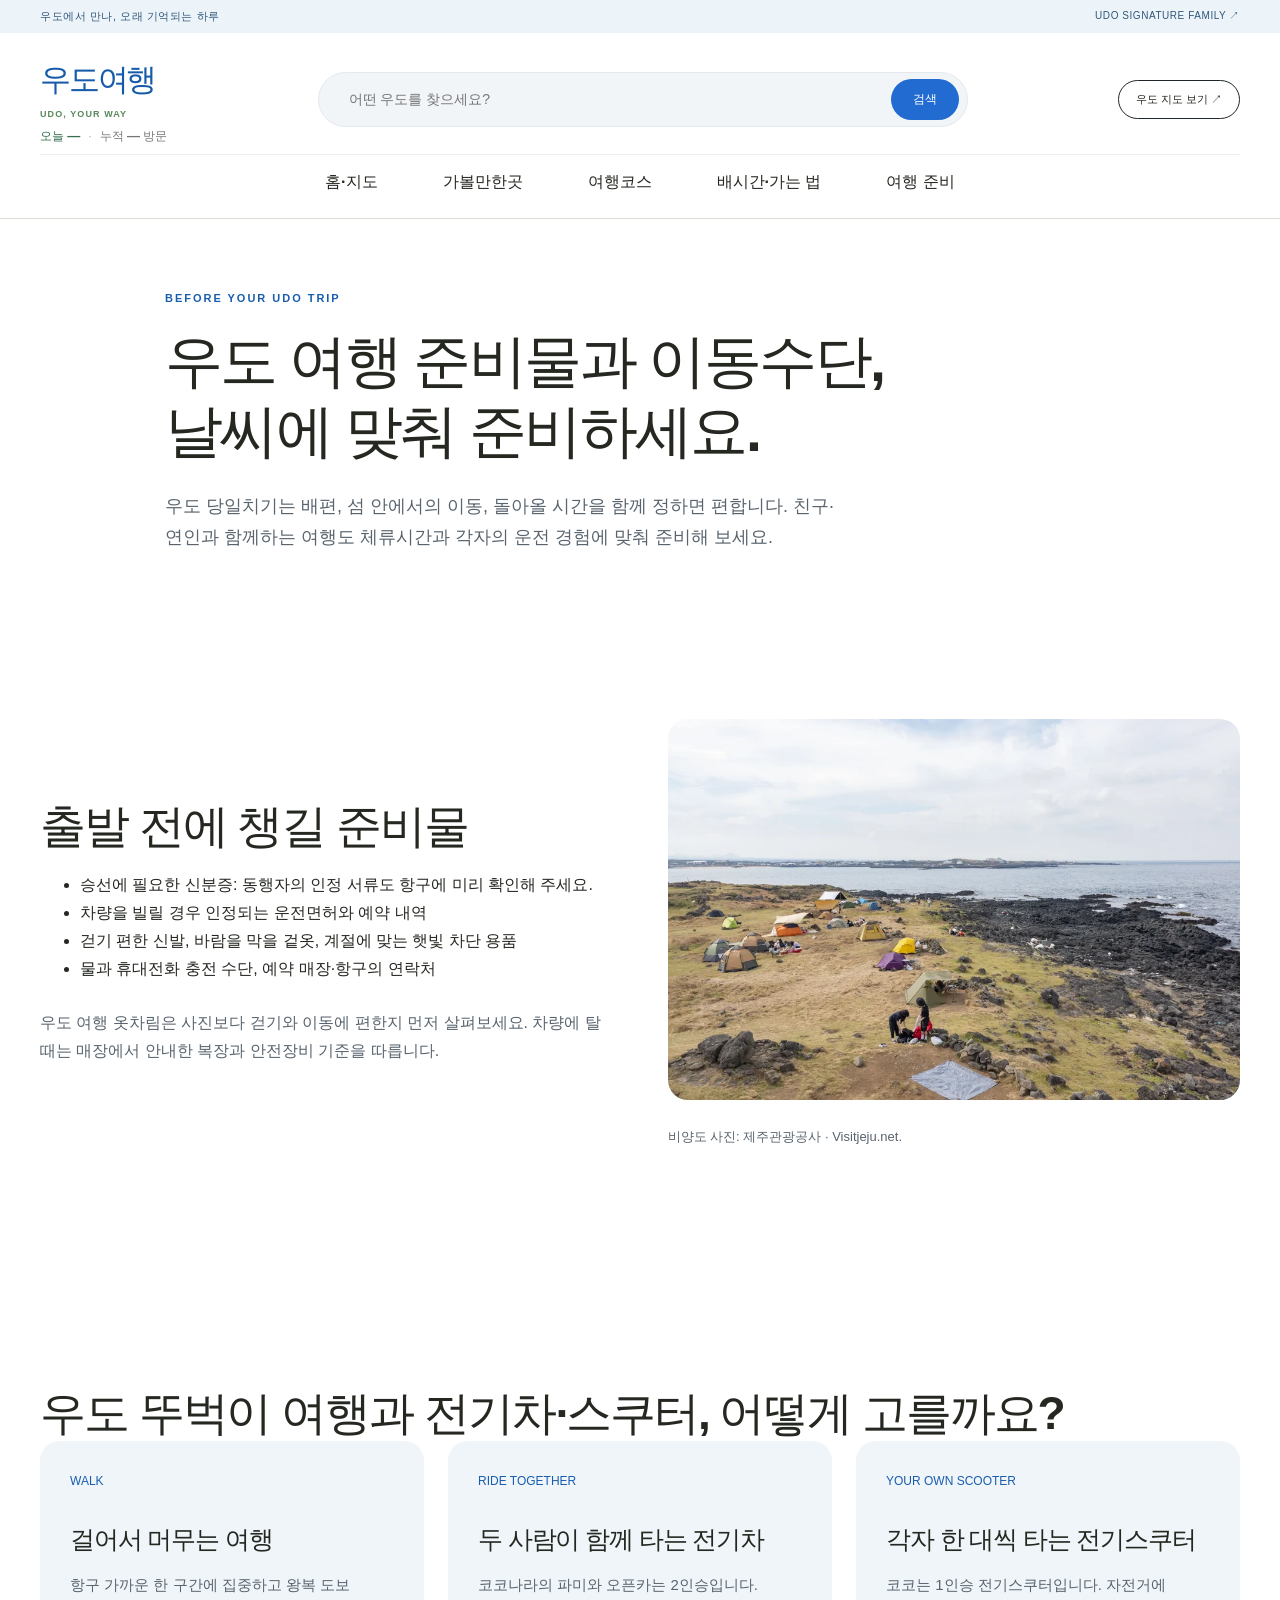
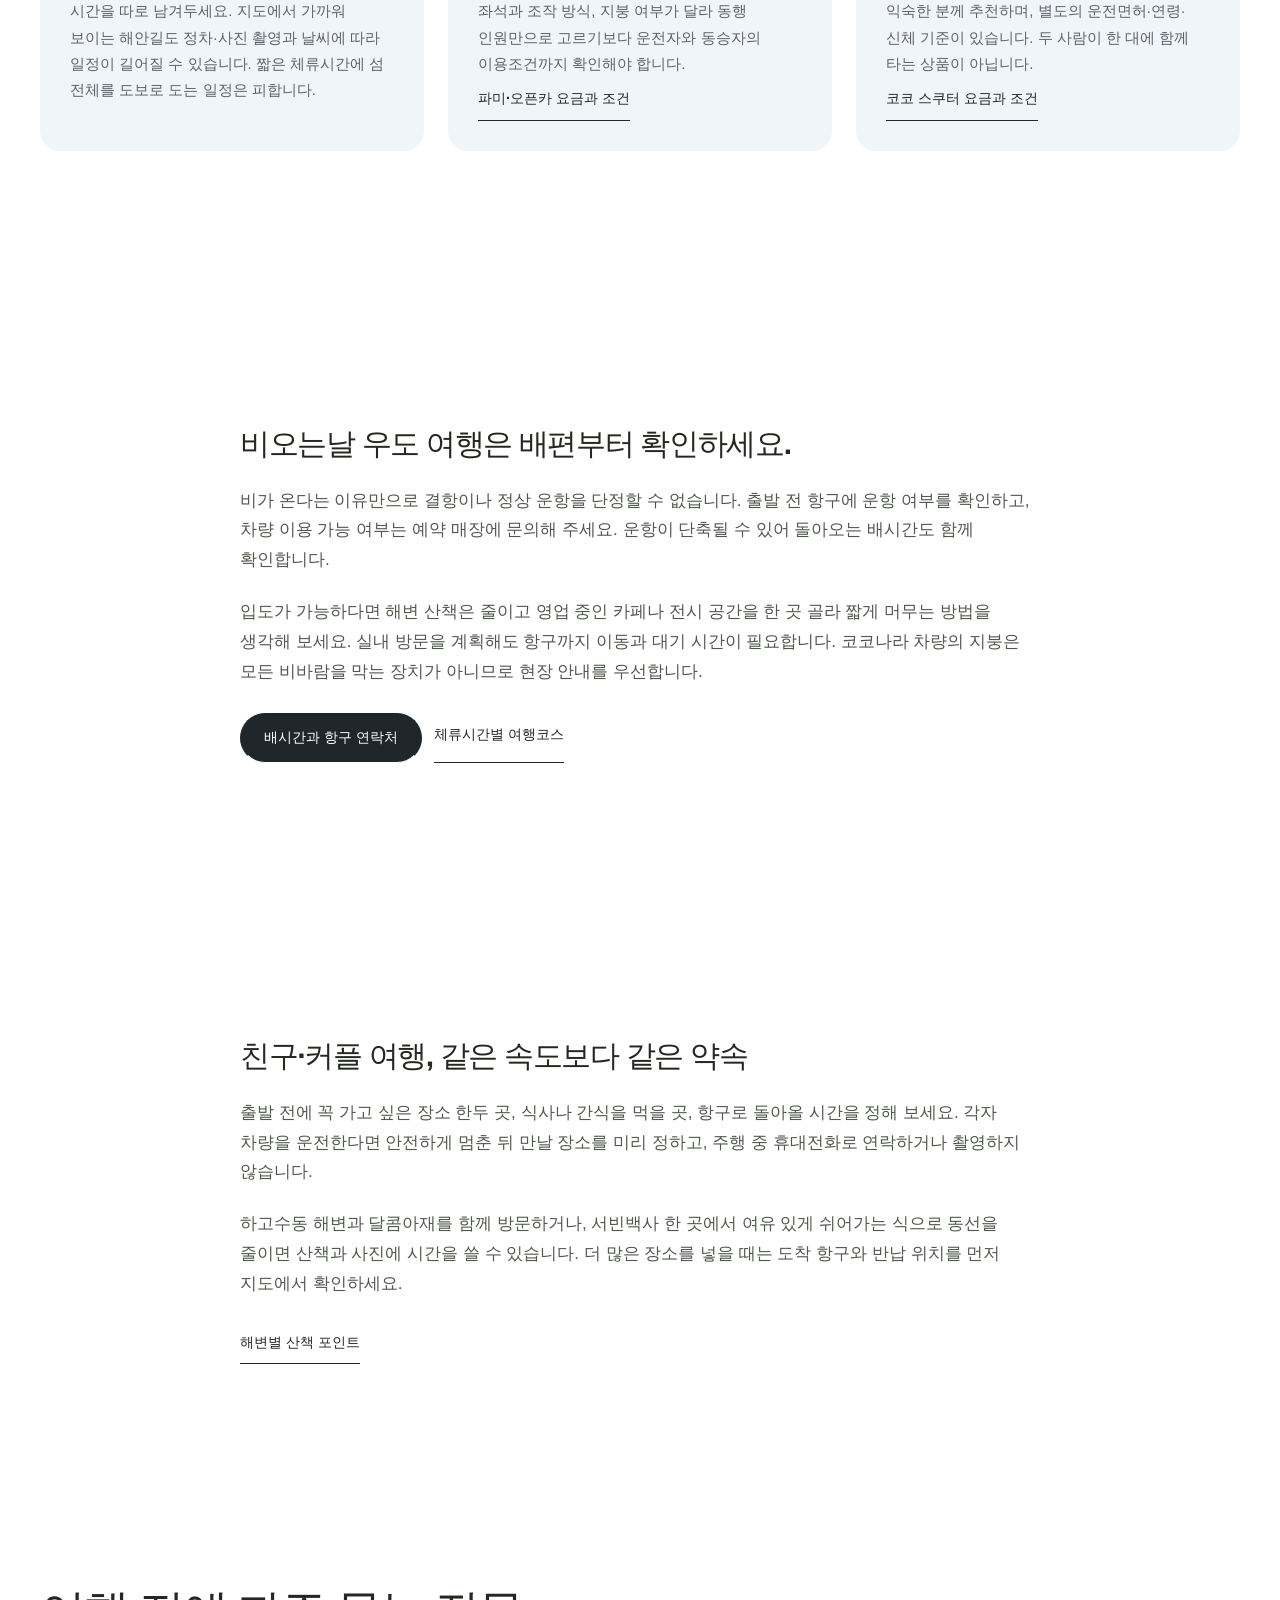
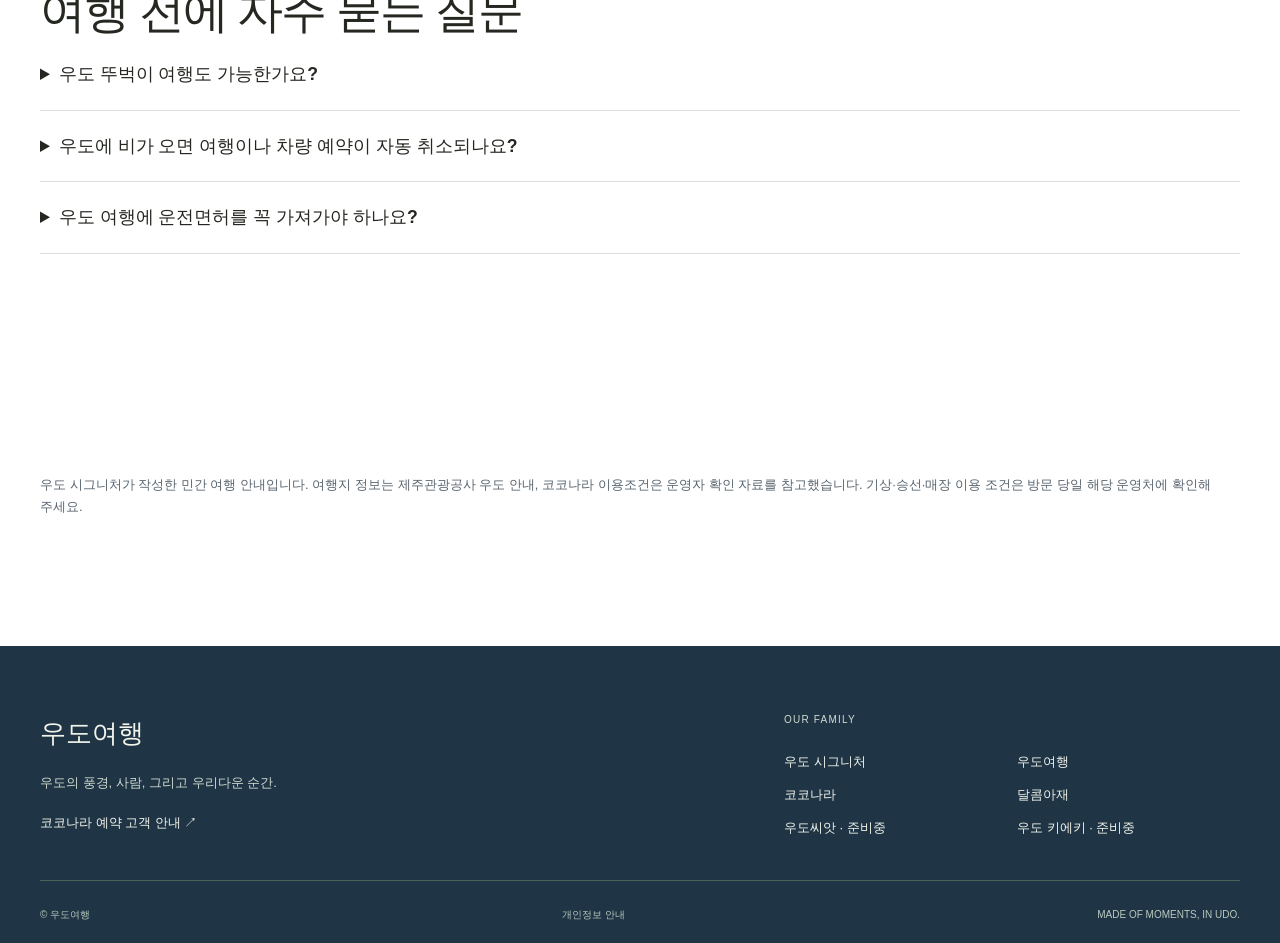
<file: docs/planning/index.html>
<!doctype html><html lang="ko"><head><meta charset="utf-8"><meta name="viewport" content="width=device-width,initial-scale=1"><title>우도 여행 준비물·뚜벅이 여행·비오는날 안내 | 우도 시그니처</title><meta name="description" content="우도 여행 준비물과 옷차림, 도보·전기차·스쿠터 선택 기준을 정리했습니다. 친구·커플 당일치기 동선과 비오는날 배편·매장 확인 순서까지 준비하세요."><meta name="robots" content="index,follow,max-image-preview:large"><link rel="canonical" href="https://udo.udosignature.com/planning/"><meta property="og:type" content="website"><meta property="og:locale" content="ko_KR"><meta property="og:site_name" content="우도여행"><meta property="og:title" content="우도 여행 준비물·뚜벅이 여행·비오는날 안내 | 우도 시그니처"><meta property="og:description" content="우도 여행 준비물과 옷차림, 도보·전기차·스쿠터 선택 기준을 정리했습니다. 친구·커플 당일치기 동선과 비오는날 배편·매장 확인 순서까지 준비하세요."><meta property="og:url" content="https://udo.udosignature.com/planning/"><meta property="og:image" content="https://udo.udosignature.com/assets/coast-960.webp"><meta name="twitter:card" content="summary_large_image"><meta name="theme-color" content="#fffaf4"><meta name="naver-site-verification" content="d7389aa4ebb8ffe1a55eb43ef84cface74b3771b"><meta name="google-site-verification" content="AedKNPnwqrZI4KSU5c2gBuaA5LTw18pU-zRB1LiMn2k"><link rel="icon" href="/assets/favicon.svg" type="image/svg+xml"><link rel="stylesheet" href="/assets/brand.css"><script src="/assets/brand.js" defer></script><link rel="stylesheet" href="/assets/visitor-count.css"><script src="/assets/visitor-count.js" defer></script><script type="application/ld+json">{"@context": "https://schema.org", "@graph": [{"@type": "WebSite", "@id": "https://udo.udosignature.com/#website", "name": "우도여행", "url": "https://udo.udosignature.com/", "inLanguage": "ko-KR", "alternateName": ["우도관광", "우도 여행 안내"]}, {"@type": "WebPage", "@id": "https://udo.udosignature.com/planning/#webpage", "url": "https://udo.udosignature.com/planning/", "name": "우도 여행 준비물·뚜벅이 여행·비오는날 안내 | 우도 시그니처", "description": "우도 여행 준비물과 옷차림, 도보·전기차·스쿠터 선택 기준을 정리했습니다. 친구·커플 당일치기 동선과 비오는날 배편·매장 확인 순서까지 준비하세요.", "isPartOf": {"@id": "https://udo.udosignature.com/#website"}, "dateModified": "2026-09-23", "inLanguage": "ko-KR"}, {"@type": "BreadcrumbList", "itemListElement": [{"@type": "ListItem", "position": 1, "name": "우도여행", "item": "https://udo.udosignature.com/"}, {"@type": "ListItem", "position": 2, "name": "여행 준비", "item": "https://udo.udosignature.com/planning/"}]}, {"@type": "FAQPage", "@id": "https://udo.udosignature.com/planning/#questions", "mainEntity": [{"@type": "Question", "name": "우도 뚜벅이 여행도 가능한가요?", "acceptedAnswer": {"@type": "Answer", "text": "항구와 가까운 장소를 중심으로 도보 여행을 계획할 수 있습니다. 배에서 내린 항구로 돌아오는 시간까지 계산하고, 짧은 체류시간에 섬 전체를 걷는 일정은 피하세요. 다른 이동수단을 이용할 때는 당일 운영 여부와 이용조건을 해당 운영처에 확인합니다."}}, {"@type": "Question", "name": "우도에 비가 오면 여행이나 차량 예약이 자동 취소되나요?", "acceptedAnswer": {"@type": "Answer", "text": "우천과 배 결항은 같은 조건이 아닙니다. 항구에 실제 운항 여부를, 예약 매장에 차량 이용과 취소 조건을 각각 확인해야 합니다. 코코나라의 취소·환불 안내는 예약 상품의 최종 조건과 함께 확인해 주세요."}}, {"@type": "Question", "name": "우도 여행에 운전면허를 꼭 가져가야 하나요?", "acceptedAnswer": {"@type": "Answer", "text": "도보 여행과 차량 대여의 준비물은 다릅니다. 코코나라 차량을 대여하려면 인정되는 2종 보통 이상 운전면허와 나이·신체 기준을 충족해야 합니다. 해외 면허 소지자는 예약 전에 인정 서류를 매장에 문의해 주세요."}}]}]}</script></head><body class="travel" data-route="planning/" data-site="udosignature-udo"><a class="skip" href="#main">본문 바로가기</a><div class="topline"><span>우도에서 만나, 오래 기억되는 하루</span><a href="https://udosignature.com/">UDO SIGNATURE FAMILY ↗</a></div><header><div class="header-inner wrap"><div class="brand-identity"><a class="brand" href="/"><span class="wordmark">우도여행<small>UDO, YOUR WAY</small></span></a><a class="visitor-count" href="/privacy/" data-visitor-site="udo" data-visitor-count="on" data-state="loading" title="한국시간 기준, 같은 브라우저 하루 1회 · 집계 안내"><span class="visitor-today">오늘 <strong data-visitor-today>—</strong></span><span class="visitor-separator" aria-hidden="true">·</span><span>누적 <strong data-visitor-total>—</strong> 방문</span></a></div><form class="tour-search" action="/places/" method="get" role="search"><input type="search" name="q" aria-label="우도 여행지 검색" placeholder="어떤 우도를 찾으세요?" maxlength="80"><button type="submit">검색</button></form><nav aria-label="주 메뉴"><a class="nav-link" href="/">홈·지도</a><a class="nav-link" href="/places/">가볼만한곳</a><a class="nav-link" href="/course/">여행코스</a><a class="nav-link" href="/ferry/">배시간·가는 법</a><a class="nav-link" href="/planning/">여행 준비</a></nav><a class="header-cta" href="/">우도 지도 보기 ↗</a></div></header><main id="main"><section class="wrap page-head"><p class="eyebrow">BEFORE YOUR UDO TRIP</p><h1>우도 여행 준비물과 이동수단,<br>날씨에 맞춰 준비하세요.</h1><p>우도 당일치기는 배편, 섬 안에서의 이동, 돌아올 시간을 함께 정하면 편합니다. 친구·연인과 함께하는 여행도 체류시간과 각자의 운전 경험에 맞춰 준비해 보세요.</p></section>
<section class="wrap section"><div class="split"><div><h2>출발 전에 챙길 준비물</h2><ul><li>승선에 필요한 신분증: 동행자의 인정 서류도 항구에 미리 확인해 주세요.</li><li>차량을 빌릴 경우 인정되는 운전면허와 예약 내역</li><li>걷기 편한 신발, 바람을 막을 겉옷, 계절에 맞는 햇빛 차단 용품</li><li>물과 휴대전화 충전 수단, 예약 매장·항구의 연락처</li></ul><p>우도 여행 옷차림은 사진보다 걷기와 이동에 편한지 먼저 살펴보세요. 차량에 탈 때는 매장에서 안내한 복장과 안전장비 기준을 따릅니다.</p></div><div><img class="" src="/assets/biyang-960.webp" width="960" height="640" alt="우도 여행 중 걸어서 둘러볼 수 있는 비양도 해안" loading="lazy" ><p class="fine">비양도 사진: 제주관광공사 · Visitjeju.net.</p></div></div></section>
<section class="wrap section"><h2>우도 뚜벅이 여행과 전기차·스쿠터, 어떻게 고를까요?</h2><div class="three-grid"><article class="feature"><span>WALK</span><h3>걸어서 머무는 여행</h3><p>항구 가까운 한 구간에 집중하고 왕복 도보 시간을 따로 남겨두세요. 지도에서 가까워 보이는 해안길도 정차·사진 촬영과 날씨에 따라 일정이 길어질 수 있습니다. 짧은 체류시간에 섬 전체를 도보로 도는 일정은 피합니다.</p></article><article class="feature"><span>RIDE TOGETHER</span><h3>두 사람이 함께 타는 전기차</h3><p>코코나라의 파미와 오픈카는 2인승입니다. 좌석과 조작 방식, 지붕 여부가 달라 동행 인원만으로 고르기보다 운전자와 동승자의 이용조건까지 확인해야 합니다.</p><a class="text-link" href="https://coconara.udosignature.com/udo-electric-car/">파미·오픈카 요금과 조건</a></article><article class="feature"><span>YOUR OWN SCOOTER</span><h3>각자 한 대씩 타는 전기스쿠터</h3><p>코코는 1인승 전기스쿠터입니다. 자전거에 익숙한 분께 추천하며, 별도의 운전면허·연령·신체 기준이 있습니다. 두 사람이 한 대에 함께 타는 상품이 아닙니다.</p><a class="text-link" href="https://coconara.udosignature.com/udo-scooter/">코코 스쿠터 요금과 조건</a></article></div></section>
<section class="wrap section article"><h2>비오는날 우도 여행은 배편부터 확인하세요.</h2><p>비가 온다는 이유만으로 결항이나 정상 운항을 단정할 수 없습니다. 출발 전 항구에 운항 여부를 확인하고, 차량 이용 가능 여부는 예약 매장에 문의해 주세요. 운항이 단축될 수 있어 돌아오는 배시간도 함께 확인합니다.</p><p>입도가 가능하다면 해변 산책은 줄이고 영업 중인 카페나 전시 공간을 한 곳 골라 짧게 머무는 방법을 생각해 보세요. 실내 방문을 계획해도 항구까지 이동과 대기 시간이 필요합니다. 코코나라 차량의 지붕은 모든 비바람을 막는 장치가 아니므로 현장 안내를 우선합니다.</p><div class="actions"><a class="btn" href="/ferry/">배시간과 항구 연락처</a><a class="text-link" href="/course/">체류시간별 여행코스</a></div></section>
<section class="wrap section article"><h2>친구·커플 여행, 같은 속도보다 같은 약속</h2><p>출발 전에 꼭 가고 싶은 장소 한두 곳, 식사나 간식을 먹을 곳, 항구로 돌아올 시간을 정해 보세요. 각자 차량을 운전한다면 안전하게 멈춘 뒤 만날 장소를 미리 정하고, 주행 중 휴대전화로 연락하거나 촬영하지 않습니다.</p><p>하고수동 해변과 달콤아재를 함께 방문하거나, 서빈백사 한 곳에서 여유 있게 쉬어가는 식으로 동선을 줄이면 산책과 사진에 시간을 쓸 수 있습니다. 더 많은 장소를 넣을 때는 도착 항구와 반납 위치를 먼저 지도에서 확인하세요.</p><a class="text-link" href="/places/">해변별 산책 포인트</a></section>
<section class="wrap section seo-questions"><h2>여행 전에 자주 묻는 질문</h2><details><summary>우도 뚜벅이 여행도 가능한가요?</summary><p>항구와 가까운 장소를 중심으로 도보 여행을 계획할 수 있습니다. 배에서 내린 항구로 돌아오는 시간까지 계산하고, 짧은 체류시간에 섬 전체를 걷는 일정은 피하세요. 다른 이동수단을 이용할 때는 당일 운영 여부와 이용조건을 해당 운영처에 확인합니다.</p></details><details><summary>우도에 비가 오면 여행이나 차량 예약이 자동 취소되나요?</summary><p>우천과 배 결항은 같은 조건이 아닙니다. 항구에 실제 운항 여부를, 예약 매장에 차량 이용과 취소 조건을 각각 확인해야 합니다. 코코나라의 취소·환불 안내는 예약 상품의 최종 조건과 함께 확인해 주세요.</p></details><details><summary>우도 여행에 운전면허를 꼭 가져가야 하나요?</summary><p>도보 여행과 차량 대여의 준비물은 다릅니다. 코코나라 차량을 대여하려면 인정되는 2종 보통 이상 운전면허와 나이·신체 기준을 충족해야 합니다. 해외 면허 소지자는 예약 전에 인정 서류를 매장에 문의해 주세요.</p></details></section>
<section class="wrap section"><p class="fine">우도 시그니처가 작성한 민간 여행 안내입니다. 여행지 정보는 <a href="https://www.visitjeju.net/kr/detail/view?contentsid=CONT_000000000500477">제주관광공사 우도 안내</a>, 코코나라 이용조건은 운영자 확인 자료를 참고했습니다. 기상·승선·매장 이용 조건은 방문 당일 해당 운영처에 확인해 주세요.</p></section>
</main><footer><div class="wrap footer-grid"><div><strong>우도여행</strong><p>우도의 풍경, 사람, 그리고 우리다운 순간.</p><a href="https://guide.udosignature.com/">코코나라 예약 고객 안내 ↗</a></div><div class="family"><p>OUR FAMILY</p><a class="family-link" href="https://udosignature.com/">우도 시그니처</a><a class="family-link" href="https://udo.udosignature.com/">우도여행</a><a class="family-link" href="https://coconara.udosignature.com/">코코나라</a><a class="family-link" href="https://dalkom-aje.udosignature.com/">달콤아재</a><a class="family-link" href="https://udopeanut.udosignature.com/">우도씨앗 · 준비중</a><a class="family-link" href="https://udocafe.udosignature.com/">우도 키에키 · 준비중</a></div></div><div class="wrap legal"><span>© 우도여행</span><a href="/privacy/">개인정보 안내</a><span>MADE OF MOMENTS, IN UDO.</span></div></footer><div class="mobile-bar"><a class="btn" href="/">우도 지도 보기 ↗</a></div></body></html>
</file>
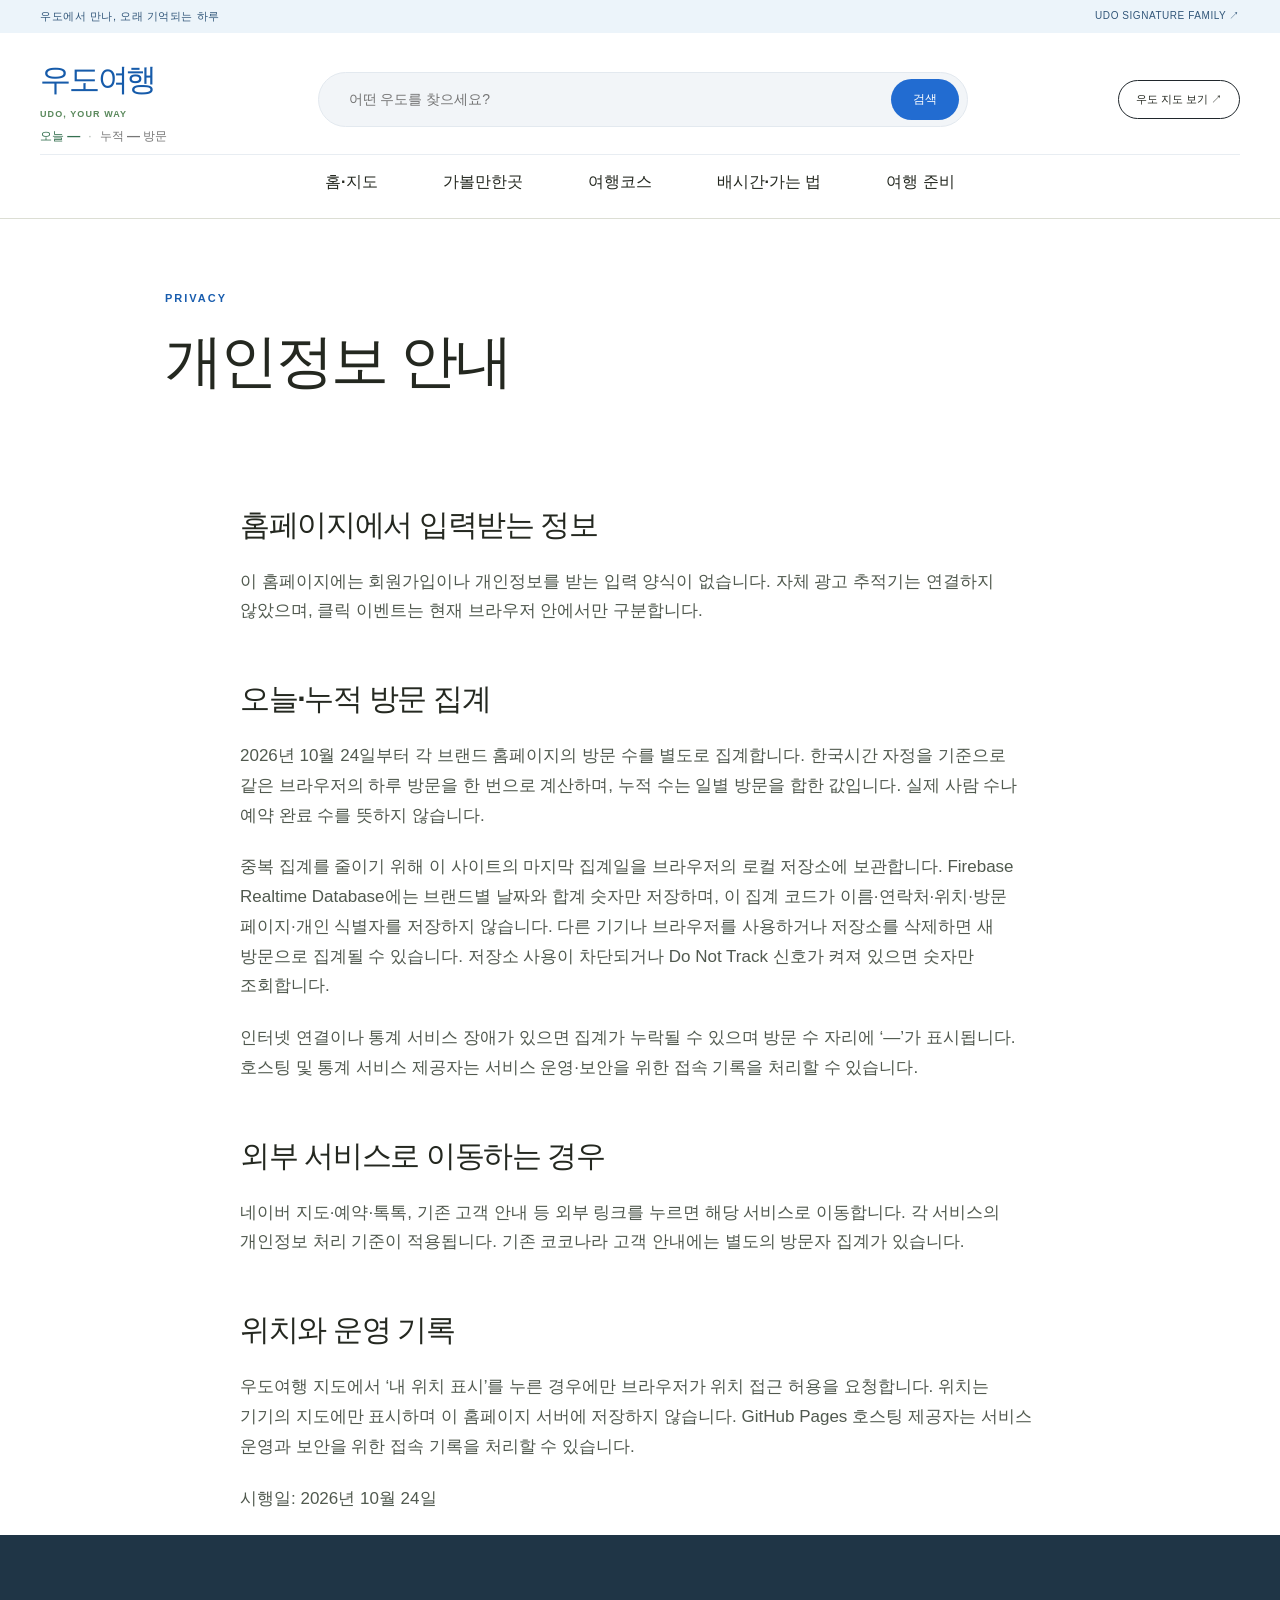
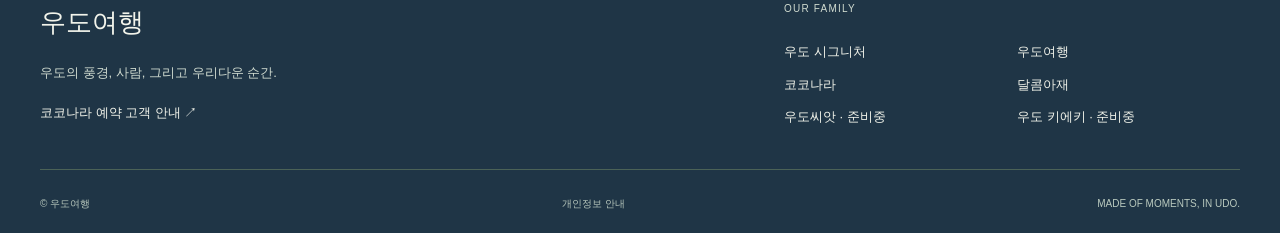
<file: docs/privacy/index.html>
<!doctype html><html lang="ko"><head><meta charset="utf-8"><meta name="viewport" content="width=device-width,initial-scale=1"><title>개인정보 안내 | 우도여행</title><meta name="description" content="이 홈페이지의 외부 링크, 위치 기능, 개인정보 입력과 방문 분석에 관한 안내입니다."><meta name="robots" content="noindex,follow"><link rel="canonical" href="https://udo.udosignature.com/privacy/"><meta property="og:type" content="website"><meta property="og:locale" content="ko_KR"><meta property="og:site_name" content="우도여행"><meta property="og:title" content="개인정보 안내 | 우도여행"><meta property="og:description" content="이 홈페이지의 외부 링크, 위치 기능, 개인정보 입력과 방문 분석에 관한 안내입니다."><meta property="og:url" content="https://udo.udosignature.com/privacy/"><meta property="og:image" content="https://udo.udosignature.com/assets/coast-960.webp"><meta name="twitter:card" content="summary_large_image"><meta name="theme-color" content="#fffaf4"><meta name="naver-site-verification" content="d7389aa4ebb8ffe1a55eb43ef84cface74b3771b"><meta name="google-site-verification" content="AedKNPnwqrZI4KSU5c2gBuaA5LTw18pU-zRB1LiMn2k"><link rel="icon" href="/assets/favicon.svg" type="image/svg+xml"><link rel="stylesheet" href="/assets/brand.css"><script src="/assets/brand.js" defer></script><link rel="stylesheet" href="/assets/visitor-count.css"><script src="/assets/visitor-count.js" defer></script><script type="application/ld+json">{"@context": "https://schema.org", "@graph": [{"@type": "WebSite", "@id": "https://udo.udosignature.com/#website", "name": "우도여행", "url": "https://udo.udosignature.com/", "inLanguage": "ko-KR", "alternateName": ["우도관광", "우도 여행 안내"]}, {"@type": "WebPage", "@id": "https://udo.udosignature.com/privacy/#webpage", "url": "https://udo.udosignature.com/privacy/", "name": "개인정보 안내 | 우도여행", "description": "이 홈페이지의 외부 링크, 위치 기능, 개인정보 입력과 방문 분석에 관한 안내입니다.", "isPartOf": {"@id": "https://udo.udosignature.com/#website"}, "dateModified": "2026-09-23", "inLanguage": "ko-KR"}]}</script></head><body class="travel" data-route="privacy/" data-site="udosignature-udo"><a class="skip" href="#main">본문 바로가기</a><div class="topline"><span>우도에서 만나, 오래 기억되는 하루</span><a href="https://udosignature.com/">UDO SIGNATURE FAMILY ↗</a></div><header><div class="header-inner wrap"><div class="brand-identity"><a class="brand" href="/"><span class="wordmark">우도여행<small>UDO, YOUR WAY</small></span></a><a class="visitor-count" href="/privacy/" data-visitor-site="udo" data-visitor-count="on" data-state="loading" title="한국시간 기준, 같은 브라우저 하루 1회 · 집계 안내"><span class="visitor-today">오늘 <strong data-visitor-today>—</strong></span><span class="visitor-separator" aria-hidden="true">·</span><span>누적 <strong data-visitor-total>—</strong> 방문</span></a></div><form class="tour-search" action="/places/" method="get" role="search"><input type="search" name="q" aria-label="우도 여행지 검색" placeholder="어떤 우도를 찾으세요?" maxlength="80"><button type="submit">검색</button></form><nav aria-label="주 메뉴"><a class="nav-link" href="/">홈·지도</a><a class="nav-link" href="/places/">가볼만한곳</a><a class="nav-link" href="/course/">여행코스</a><a class="nav-link" href="/ferry/">배시간·가는 법</a><a class="nav-link" href="/planning/">여행 준비</a></nav><a class="header-cta" href="/">우도 지도 보기 ↗</a></div></header><main id="main"><section class="wrap page-head"><p class="eyebrow">PRIVACY</p><h1>개인정보 안내</h1></section><section class="wrap article"><h2>홈페이지에서 입력받는 정보</h2><p>이 홈페이지에는 회원가입이나 개인정보를 받는 입력 양식이 없습니다. 자체 광고 추적기는 연결하지 않았으며, 클릭 이벤트는 현재 브라우저 안에서만 구분합니다.</p><h2>오늘·누적 방문 집계</h2><p>2026년 10월 24일부터 각 브랜드 홈페이지의 방문 수를 별도로 집계합니다. 한국시간 자정을 기준으로 같은 브라우저의 하루 방문을 한 번으로 계산하며, 누적 수는 일별 방문을 합한 값입니다. 실제 사람 수나 예약 완료 수를 뜻하지 않습니다.</p><p>중복 집계를 줄이기 위해 이 사이트의 마지막 집계일을 브라우저의 로컬 저장소에 보관합니다. Firebase Realtime Database에는 브랜드별 날짜와 합계 숫자만 저장하며, 이 집계 코드가 이름·연락처·위치·방문 페이지·개인 식별자를 저장하지 않습니다. 다른 기기나 브라우저를 사용하거나 저장소를 삭제하면 새 방문으로 집계될 수 있습니다. 저장소 사용이 차단되거나 Do Not Track 신호가 켜져 있으면 숫자만 조회합니다.</p><p>인터넷 연결이나 통계 서비스 장애가 있으면 집계가 누락될 수 있으며 방문 수 자리에 ‘—’가 표시됩니다. 호스팅 및 통계 서비스 제공자는 서비스 운영·보안을 위한 접속 기록을 처리할 수 있습니다.</p><h2>외부 서비스로 이동하는 경우</h2><p>네이버 지도·예약·톡톡, 기존 고객 안내 등 외부 링크를 누르면 해당 서비스로 이동합니다. 각 서비스의 개인정보 처리 기준이 적용됩니다. 기존 코코나라 고객 안내에는 별도의 방문자 집계가 있습니다.</p><h2>위치와 운영 기록</h2><p>우도여행 지도에서 ‘내 위치 표시’를 누른 경우에만 브라우저가 위치 접근 허용을 요청합니다. 위치는 기기의 지도에만 표시하며 이 홈페이지 서버에 저장하지 않습니다. GitHub Pages 호스팅 제공자는 서비스 운영과 보안을 위한 접속 기록을 처리할 수 있습니다.</p><p>시행일: 2026년 10월 24일</p></section></main><footer><div class="wrap footer-grid"><div><strong>우도여행</strong><p>우도의 풍경, 사람, 그리고 우리다운 순간.</p><a href="https://guide.udosignature.com/">코코나라 예약 고객 안내 ↗</a></div><div class="family"><p>OUR FAMILY</p><a class="family-link" href="https://udosignature.com/">우도 시그니처</a><a class="family-link" href="https://udo.udosignature.com/">우도여행</a><a class="family-link" href="https://coconara.udosignature.com/">코코나라</a><a class="family-link" href="https://dalkom-aje.udosignature.com/">달콤아재</a><a class="family-link" href="https://udopeanut.udosignature.com/">우도씨앗 · 준비중</a><a class="family-link" href="https://udocafe.udosignature.com/">우도 키에키 · 준비중</a></div></div><div class="wrap legal"><span>© 우도여행</span><a href="/privacy/">개인정보 안내</a><span>MADE OF MOMENTS, IN UDO.</span></div></footer><div class="mobile-bar"><a class="btn" href="/">우도 지도 보기 ↗</a></div></body></html>
</file>
<file: assets/brand.css>
@charset "UTF-8";
:root{--ink:#242820;--muted:#667066;--paper:#fffdf8;--accent:#e9473d;--soft:#f3eee4;--line:#dcded4;--radius:24px;font-family:-apple-system,BlinkMacSystemFont,"Apple SD Gothic Neo","Noto Sans KR","Malgun Gothic",sans-serif;color:var(--ink);background:var(--paper);font-synthesis:none}*{box-sizing:border-box}html{scroll-behavior:smooth;scroll-padding-top:105px}body{margin:0;line-height:1.75;word-break:keep-all}a{color:inherit;text-decoration:none}a,button{-webkit-tap-highlight-color:transparent}button{font:inherit;cursor:pointer}img{display:block;max-width:100%;height:auto}svg{max-width:100%}p{margin:0 0 1.3em}h1,h2,h3,h4{line-height:1.2;letter-spacing:-.045em;margin:0}h1{font-size:clamp(40px,5.3vw,78px);font-weight:800}h2{font-size:clamp(29px,3.6vw,48px);font-weight:750}h3{font-size:25px}small,.fine{font-size:13px;color:var(--muted)}a:focus-visible,button:focus-visible,summary:focus-visible{outline:3px solid #277ca6;outline-offset:5px}.wrap{width:min(1200px,calc(100% - 80px));margin:auto}.skip{position:fixed;top:-100px;left:20px;z-index:20;background:#fff;padding:12px}.skip:focus{top:10px}.topline{padding:7px 40px;background:#253d34;color:#fff;font-size:11px;display:flex;justify-content:space-between;letter-spacing:.05em}.topline a{font-size:10px}header{background:rgba(255,253,248,.97);position:sticky;top:0;z-index:9;border-bottom:1px solid var(--line)}.header-inner{display:flex;align-items:center;justify-content:space-between;gap:28px;min-height:88px}.brand{flex-shrink:0}.brand img{width:116px;height:70px;object-fit:contain;mix-blend-mode:multiply}.wordmark{font-size:24px;font-weight:850;letter-spacing:-.06em}.wordmark small{display:block;font-size:8px;letter-spacing:.13em;color:var(--ink);line-height:1.5}nav{display:flex;gap:28px}.nav-link{font-size:14px;font-weight:650;padding:10px 0;white-space:nowrap}.nav-link:hover{color:var(--accent)}.header-cta{font-size:12px;border:1px solid var(--ink);padding:9px 17px;border-radius:30px;font-weight:700;white-space:nowrap}.eyebrow{font-size:11px;font-weight:800;letter-spacing:.18em;margin-bottom:19px;color:var(--accent)}.section{padding:96px 0}.section-head{display:flex;justify-content:space-between;gap:36px;align-items:end;margin-bottom:35px}.section-head p{margin:0;max-width:440px;color:var(--muted)}.section-head .eyebrow{margin-bottom:15px;color:var(--accent)}.section-intro{max-width:680px;margin-top:24px;color:var(--muted)}.actions{display:flex;gap:12px;flex-wrap:wrap;margin-top:27px}.btn{display:inline-flex;align-items:center;justify-content:center;gap:15px;background:var(--ink);color:#fff;padding:14px 23px;border:1px solid var(--ink);border-radius:100px;min-height:49px;font-size:14px;font-weight:750;line-height:1.4}.btn:hover{background:var(--accent);border-color:var(--accent);color:#fff}.btn.secondary{background:transparent;color:var(--ink)}.text-link{display:inline-block;padding:9px 0;font-weight:750;font-size:14px;border-bottom:1px solid currentColor}.hero{padding:52px 0 66px}.hero-top{display:flex;justify-content:space-between;align-items:end;gap:40px;margin-bottom:40px}.hero-top .intro{max-width:380px;font-size:16px;color:var(--muted);padding-bottom:5px}.hero-top h1 em{font-style:normal;color:var(--accent)}.panorama{height:450px;overflow:hidden;border-radius:8px 120px 8px 8px;position:relative}.panorama img{width:100%;height:100%;object-fit:cover}.panorama:after{content:"";position:absolute;inset:0;background:linear-gradient(0deg,rgba(10,50,44,.42),transparent 50%)}.panorama .caption{position:absolute;bottom:30px;left:36px;z-index:1;color:#fff;font-size:13px;letter-spacing:.06em}.round-note{position:absolute;right:35px;bottom:26px;z-index:1;background:#ffe389;width:115px;height:115px;border-radius:50%;display:flex;align-items:center;justify-content:center;color:var(--ink);font-size:12px;font-weight:800;text-align:center;line-height:1.55;transform:rotate(10deg)}.journey-strip{display:grid;grid-template-columns:repeat(3,1fr);border-bottom:1px solid var(--line);border-top:1px solid var(--line)}.journey-strip a{display:flex;align-items:center;gap:18px;padding:24px 30px;border-right:1px solid var(--line)}.journey-strip a:last-child{border:0}.journey-strip small{display:block;font-size:10px;letter-spacing:.08em}.journey-strip strong{font-size:17px}.journey-strip .num{font-size:12px;color:var(--accent)}.journey-strip .arrow{margin-left:auto}.brand-grid{display:grid;grid-template-columns:1fr 1fr;gap:26px}.brand-card{background:#f1f5ee;border-radius:var(--radius);overflow:hidden;transition:transform .25s}.brand-card:hover{transform:translateY(-4px)}.brand-card img{width:100%;height:320px;object-fit:cover}.brand-card .card-copy{padding:30px;display:grid;grid-template-columns:1fr auto;gap:15px}.card-copy p{font-size:14px;margin:12px 0 0;color:var(--muted);max-width:400px}.card-copy .eyebrow{margin:0 0 10px;font-size:10px}.card-arrow{border:1px solid var(--ink);width:42px;height:42px;border-radius:50%;display:grid;place-items:center;align-self:center}.brand-card.coco{background:#fce4eb}.brand-card.sweet{background:#f8e9cf}.brand-card.travel-card{grid-column:span 2;display:grid;grid-template-columns:1.2fr 1fr;background:#e4f2f1}.travel-card img{height:350px}.travel-card .card-copy{padding:50px;align-content:center}.coming-row{display:grid;grid-template-columns:1fr 1fr;gap:25px;margin-top:26px}.coming-card{padding:30px;background:#f2f3e8;border:1px solid var(--line);border-radius:20px;display:flex;align-items:center;gap:25px}.coming-card p{margin:9px 0 0;font-size:14px;color:var(--muted)}.coming-card h3{font-size:22px}.coming-card small{display:inline-block;letter-spacing:.13em;font-size:9px;margin-bottom:8px}.coming-icon{font-size:38px;font-family:Georgia,serif}.manifesto{background:#f3efe6}.manifesto .wrap{display:grid;grid-template-columns:.8fr 1.2fr;gap:10%;align-items:start}.manifesto p{font-size:19px;line-height:1.9}.tape{height:8px;background:repeating-linear-gradient(90deg,#ef433b 0 9%,transparent 9% 11%,#f2cd51 11% 20%,transparent 20% 22%,#3693af 22% 31%,transparent 31% 33%);margin-bottom:50px}.big-quote{font-size:clamp(32px,4vw,55px);line-height:1.4;letter-spacing:-.06em}.split{display:grid;grid-template-columns:1fr 1fr;gap:55px;align-items:center}.split>div>p:not(.eyebrow){color:var(--muted);margin-top:26px}.split>img,.split>div>img{width:100%;max-height:590px;object-fit:cover;border-radius:20px}.callout{padding:60px;background:#f6e1e2;border-radius:30px;display:flex;align-items:center;justify-content:space-between;gap:30px}.callout p{margin:15px 0 0}.three-grid{display:grid;grid-template-columns:repeat(3,1fr);gap:24px}.feature{padding:30px;background:var(--soft);border-radius:20px}.feature>span{font-size:12px;color:var(--accent);display:block;margin-bottom:32px}.feature p{font-size:15px;color:var(--muted);margin:18px 0 0}.page-head{padding:70px 0 55px;max-width:950px}.page-head h1{font-size:clamp(37px,4.5vw,62px)}.page-head>p:last-child{color:var(--muted);font-size:18px;max-width:700px;margin:25px 0 0}.article{max-width:800px}.article h2{font-size:30px;margin:55px 0 24px}.article h3{margin:32px 0 16px}.article p{font-size:17px;color:#50594e}.article a{border-bottom:1px solid}.article ul{padding-left:23px}.article img{border-radius:15px;margin:30px 0;max-height:560px;width:100%;object-fit:cover}.note{padding:20px 24px;border-left:3px solid var(--accent);background:var(--soft);font-size:14px;color:var(--muted)}.places-grid{display:grid;grid-template-columns:repeat(3,1fr);gap:35px 24px}.place-card img{width:100%;height:250px;object-fit:cover;border-radius:18px}.place-card h3{margin:23px 0 14px}.place-card p{font-size:15px;color:var(--muted)}.place-card small{display:block;margin-top:20px;font-size:10px;letter-spacing:.1em}.route-list{counter-reset:route;display:grid;gap:0}.route-list article{padding:30px 0;border-bottom:1px solid var(--line);display:grid;grid-template-columns:55px 1fr;gap:20px;counter-increment:route}.route-list article:before{content:counter(route,decimal-leading-zero);color:var(--accent);font-size:16px;font-weight:750}.route-list article p{margin:12px 0 0;color:var(--muted)}details{border-bottom:1px solid var(--line);padding:20px 0}summary{cursor:pointer;font-weight:700;line-height:1.5}details p{margin:18px 0 0;color:var(--muted)}footer{padding:65px 0 20px;background:#243c32;color:#f2f4eb;margin-top:80px;font-size:13px}footer strong{font-size:26px}footer p{color:#d0dbd0;margin-top:16px}footer a:hover{text-decoration:underline}.footer-grid{display:grid;grid-template-columns:1.5fr 1fr;gap:60px}.family{display:grid;grid-template-columns:1fr 1fr;gap:10px}.family p{grid-column:span 2;margin-top:0;letter-spacing:.12em;font-size:10px}.family span{opacity:.6}.legal{display:flex;justify-content:space-between;border-top:1px solid #4b6257;margin-top:40px;padding-top:25px;font-size:10px;color:#b9c9be}.mobile-bar{display:none}.travel{--accent:#147c91;--soft:#eaf3ed;--paper:#f9fbf7}.travel .topline{background:#155b61}.travel .travel-hero{display:grid;grid-template-columns:1fr 1fr;gap:55px;align-items:center;padding:65px 0}.travel-hero h1{font-size:clamp(40px,5.3vw,72px)}.travel-hero p:not(.eyebrow){max-width:410px;color:var(--muted);margin-top:28px}.travel-hero img{height:430px;object-fit:cover;width:100%;border-radius:50% 50% 8px 8px}.travel .section#map{padding-top:20px}.travel-map-layout{display:grid;grid-template-columns:1.08fr 1fr;gap:30px;align-items:start}.map-panel{background:#e2f1f2;border:1px solid #c5dddd;border-radius:22px;overflow:hidden}.map-panel svg{display:block;width:100%;height:auto}.map-land{fill:#eff1d7;stroke:#a0bcb5;stroke-width:1}.map-road{fill:none;stroke:#fff;stroke-width:2}.map-route{fill:none;stroke:#e69b78;stroke-width:3;stroke-dasharray:5 4}.map-pin{fill:#1e655f;stroke:#fff;stroke-width:3}.map-number{fill:#fff;font:bold 14px sans-serif;pointer-events:none}.map-north{fill:#1d635e;font:bold 18px sans-serif}.map-panel a[aria-current=true] .map-pin{fill:#e9473d}.map-tools{padding:10px 20px;display:flex;gap:15px;align-items:center}.map-tools button{font-size:12px;min-height:42px;padding:9px 15px}.map-tools span,.credits{font-size:10px;color:#4d6a69}.credits{padding:5px 20px 15px;margin:0}.credits a{text-decoration:underline}.user-position{fill:#187bda;stroke:white;stroke-width:3}.spot-tabs{display:flex;flex-wrap:wrap;gap:8px;margin-bottom:20px}.spot-tabs a{font-size:12px;background:#eef3ea;padding:9px 12px;border-radius:30px;border:1px solid #d5ded0}.spot-tabs a[aria-current=true]{background:#1e655f;color:#fff;border-color:#1e655f}.spot-tabs span{opacity:.65;margin-right:5px}.spot-cards article{border-radius:20px;border:1px solid var(--line);background:#fff;overflow:hidden}.spot-cards img{width:100%;height:245px;object-fit:cover}.spot-cards article>div{padding:23px}.spot-cards p:not(.eyebrow){font-size:14px;color:var(--muted);margin:18px 0 0}.spot-cards article[hidden]{display:none}.ferry-panel{border:1px solid #aecbc2;border-radius:22px;padding:30px;background:#edf4e9}.ferry-top{display:flex;justify-content:space-between;gap:12px;align-items:center}.ferry-top strong{font-size:15px}.ferry-grid{display:grid;grid-template-columns:repeat(3,1fr);gap:20px;margin:20px 0}.ferry-grid small{display:block}.ferry-grid strong{font-size:28px;letter-spacing:-.06em}.ferry-panel p{font-size:13px;margin:13px 0 0}.ferry-panel button{font-size:12px;padding:6px 14px;border:1px solid #b4c2b2;border-radius:30px;background:white}.table-scroll{overflow:auto}table{width:100%;border-collapse:collapse;font-size:15px}th,td{padding:17px;text-align:left;border-bottom:1px solid var(--line)}th{background:var(--soft)}caption{text-align:left;font-size:13px;margin:18px 0}.dalkom{--accent:#a25d27;--paper:#fffcf5;--soft:#f2e8d5;--ink:#292720}.dalkom .topline{background:#28251f}.dalkom .wordmark{font-size:27px}.dalkom .hero{padding:55px 0 80px}.sweet-hero{display:grid;grid-template-columns:1fr 1fr;align-items:center;gap:50px}.sweet-hero h1{font-size:clamp(43px,5vw,71px)}.sweet-hero .hero-intro{max-width:410px;margin:27px 0;color:var(--muted)}.photo-frame{padding:14px;background:#fff;border:2px solid var(--ink);border-radius:2px;box-shadow:9px 9px 0 #e8d6b1;transform:rotate(2deg);position:relative}.photo-frame img{height:500px;width:100%;object-fit:cover}.photo-frame:before{content:"HANDMADE IN UDO";font-size:11px;font-weight:700;letter-spacing:.1em;position:absolute;top:-16px;left:35px;background:#f0d177;padding:8px 20px;transform:rotate(-5deg)}.handwritten{font-family:Georgia,serif;font-style:italic;font-weight:400}.sweet-strip{padding:24px;text-align:center;border-top:2px solid var(--ink);border-bottom:2px solid var(--ink);font-size:clamp(17px,2vw,26px);font-weight:700;letter-spacing:.06em}.sweet-strip span{padding:0 24px;color:#ac7436}.dalkom .feature{background:#fff;border:1.5px solid var(--ink);border-radius:2px;box-shadow:4px 4px 0 #dfd4bd}.menu-grid{display:grid;grid-template-columns:1fr 1fr;gap:28px}.menu-item{padding:33px;border:1px solid var(--ink);border-radius:3px;position:relative;background:#f6e6c5}.menu-item.orange{background:#f9dcc6}.menu-item h3{font-size:29px;margin-bottom:20px}.menu-item p{max-width:450px;font-size:15px}.price{font-size:27px;font-weight:800;display:block;margin-top:27px}.flavor{font-size:55px;line-height:1;position:absolute;right:26px;bottom:25px}.visit-grid{display:grid;grid-template-columns:1fr 1fr;gap:30px}.visit-card{border:1px solid var(--line);padding:32px;border-radius:18px}.visit-card h3{margin-bottom:20px}.visit-card dt{font-size:12px;color:var(--muted);margin-top:20px}.visit-card dd{margin:6px 0;font-weight:650}.peanut{--accent:#638044;--soft:#edf0df}.coming-hero{min-height:630px;display:grid;grid-template-columns:1.1fr 1fr;align-items:center;gap:60px;padding:70px 0}.coming-hero p:not(.eyebrow){margin-top:27px;max-width:460px;color:var(--muted)}.seed-art{border-radius:50%;aspect-ratio:1;max-width:400px;width:100%;background:#e8edd8;display:grid;place-items:center;position:relative;overflow:hidden}.seed-art svg{width:65%}.seed-art small{position:absolute;bottom:45px;letter-spacing:.17em;font-size:10px}.cafe{--accent:#a8643f;--ink:#345344;--paper:#f4f1e7;--soft:#e8e1ce}.cafe .topline{background:#b2593d;color:white}.cafe .brand{font-family:Georgia,serif}.cafe .wordmark{font-weight:500}.cafe-hero{text-align:center;padding:70px 0 40px}.cafe-hero h1{font-size:clamp(43px,6.5vw,89px);font-weight:500;letter-spacing:-.05em}.cafe-hero p{max-width:540px;margin:25px auto;color:var(--muted)}.coffee-window{min-height:470px;background-color:#dce1cc;background-image:linear-gradient(#bec8b733 1px,transparent 1px),linear-gradient(90deg,#bec8b733 1px,transparent 1px);background-size:40px 40px;border-radius:240px 240px 5px 5px;border:12px solid #e4dcc9;max-width:820px;margin:40px auto 0;display:grid;place-items:center}.coffee-window svg{max-height:340px;max-width:90%}.swatches{display:flex;gap:14px;margin-top:30px}.swatches span{width:60px;height:60px;border-radius:50%;border:1px solid #0001}.draft-tag{display:inline-block;padding:6px 15px;font-size:11px;border:1px solid var(--ink);border-radius:30px}.cafe footer{margin-top:40px}
@media(min-width:761px){.only-mobile{display:none}}
@media(max-width:1000px){.header-inner{gap:20px}nav{gap:18px}.header-cta{display:none}.hero-top .intro{max-width:310px}.travel-card .card-copy{padding:30px}.wrap{width:calc(100% - 48px)}}
@media(max-width:760px){html{scroll-padding-top:128px}.wrap{width:calc(100% - 36px)}.topline{padding:7px 18px;font-size:9px}.topline a{font-size:8px}.header-inner{display:grid;grid-template-columns:1fr;gap:0;min-height:100px;padding-top:6px}.brand img{width:87px;height:50px}.brand{width:max-content}.wordmark{font-size:21px}.wordmark small{font-size:7px}nav{gap:24px;width:100%;overflow-x:auto;scrollbar-width:none}.nav-link{font-size:12px;padding:10px 0}.hero{padding:34px 0}.hero-top{display:block;margin-bottom:28px}.hero-top .intro{max-width:95%;margin-top:23px;font-size:14px}.eyebrow{font-size:9px;margin-bottom:16px}h1{font-size:43px;line-height:1.22}h2{font-size:31px}h3{font-size:22px}.panorama{height:280px;border-radius:4px 70px 4px 4px}.panorama .caption{left:20px;bottom:20px;font-size:10px;max-width:170px}.round-note{width:85px;height:85px;right:18px;bottom:18px;font-size:9px}.journey-strip{grid-template-columns:1fr}.journey-strip a{padding:17px 18px;border-right:0;border-bottom:1px solid var(--line)}.journey-strip strong{font-size:15px}.journey-strip small{font-size:9px}.section{padding:60px 0}.section-head{display:block;margin-bottom:26px}.section-head>p{margin-top:20px;font-size:14px}.brand-grid{grid-template-columns:1fr;gap:20px}.brand-card.travel-card{grid-column:auto;display:block}.brand-card img,.travel-card img{height:240px}.brand-card .card-copy,.travel-card .card-copy{padding:24px}.card-copy p{font-size:13px}.coming-row{grid-template-columns:1fr;gap:16px;margin-top:20px}.coming-card{padding:23px}.coming-card p{font-size:12px}.manifesto .wrap{display:block}.manifesto h2{margin-bottom:30px}.manifesto p{font-size:16px}.tape{margin-bottom:34px}.split{grid-template-columns:1fr;gap:30px}.split>img,.split>div>img{max-height:380px}.three-grid,.places-grid{grid-template-columns:1fr;gap:22px}.feature{padding:27px}.feature>span{margin-bottom:22px}.feature p{font-size:14px}.callout{display:block;padding:30px 24px}.callout h2{font-size:27px}.callout p{font-size:14px}.page-head{padding:45px 0 35px}.page-head>p:last-child{font-size:15px}.article h2{font-size:27px}.article p{font-size:15px}.article img{max-height:380px}.place-card img{height:245px}.place-card h3{margin:20px 0 10px}.place-card p{font-size:14px}.footer-grid{grid-template-columns:1fr;gap:40px}footer{margin-top:35px;padding:45px 0 100px;font-size:11px}footer strong{font-size:23px}.legal{gap:20px;flex-wrap:wrap;font-size:9px}.legal>span:last-child{display:none}.mobile-bar{position:fixed;bottom:0;left:0;right:0;padding:10px 18px max(10px,env(safe-area-inset-bottom));background:rgba(255,253,248,.97);border-top:1px solid var(--line);z-index:10;display:block}.mobile-bar .btn{display:flex;width:100%;font-size:13px;padding:12px;min-height:46px}.travel .travel-hero{display:block;padding:38px 0}.travel-hero h1{font-size:46px}.travel-hero p:not(.eyebrow){font-size:15px;margin-top:22px}.travel-hero img{height:275px;border-radius:90px 90px 5px 5px;margin-top:32px}.travel-map-layout{grid-template-columns:1fr;gap:22px}.map-panel svg{max-height:390px}.map-tools{flex-wrap:wrap;gap:8px}.map-tools span{font-size:10px}.spot-tabs{gap:6px}.spot-tabs a{font-size:11px;padding:8px 10px}.spot-cards img{height:210px}.ferry-panel{padding:23px 20px}.ferry-grid{gap:12px}.ferry-grid strong{font-size:21px}.ferry-grid small{font-size:10px}.ferry-top strong{font-size:13px}.ferry-panel p{font-size:12px}.table-scroll{margin:0 -4px}th,td{padding:13px 12px;font-size:13px}.sweet-hero{display:block}.sweet-hero h1{font-size:46px}.sweet-hero .hero-intro{font-size:15px}.dalkom .hero{padding:38px 0 48px}.photo-frame{margin:40px 8px 0;transform:rotate(1.5deg)}.photo-frame img{height:335px}.sweet-strip{font-size:14px;padding:20px 10px;letter-spacing:0}.sweet-strip span{padding:0 8px}.menu-grid,.visit-grid{grid-template-columns:1fr;gap:22px}.menu-item{padding:26px}.menu-item h3{font-size:25px}.menu-item p{font-size:14px;padding-right:30px}.visit-card{padding:25px}.coming-hero{grid-template-columns:1fr;gap:35px;padding:48px 0}.seed-art{width:85%;margin:auto;max-width:310px}.coming-hero h1{font-size:42px}.coming-hero p:not(.eyebrow){font-size:15px}.coffee-window{min-height:310px;border-width:8px;border-radius:180px 180px 4px 4px}.coffee-window svg{max-height:250px}.cafe-hero{padding-top:43px}.cafe-hero p{font-size:14px}.cafe-hero h1{font-size:52px}.cafe .topline{font-size:8px}.cafe .topline a{display:none}.cafe .wordmark{font-size:23px}.btn{padding:12px 20px;font-size:13px}}
@media(prefers-reduced-motion:reduce){html{scroll-behavior:auto}*,*:before,*:after{animation:none!important;transition:none!important}}

/* September 2026: six brands, independent visual identities. */
body{overflow-wrap:break-word}button,a,input,summary{-webkit-tap-highlight-color:transparent}button,input{font:inherit}button{cursor:pointer}img{max-width:100%}[hidden]{display:none!important}.media-credit{font-size:11px;color:#6b6b6b;padding:24px 0}.section{padding:110px 0}.btn,.header-cta{transition:background .2s,transform .2s}.btn:hover{transform:translateY(-2px)}.wordmark small{letter-spacing:.12em}.round-link{display:grid;place-items:center;width:70px;height:70px;border:1px solid;border-radius:50%;font-size:30px;flex-shrink:0}.brand-mosaic a:focus-visible,.tour-pick-grid a:focus-visible{outline-offset:6px}.panorama-toggle{position:absolute;right:30px;bottom:26px;z-index:3;border:1px solid #ffffff88;background:#172b3399;color:#fff;border-radius:30px;padding:10px 16px;font-size:11px}.cinema-image{animation:pan-island 20s ease-in-out infinite alternate}.motion-paused .cinema-image{animation-play-state:paused}@keyframes pan-island{from{transform:scale(1.01)}to{transform:scale(1.12) translateX(-1%)}}.brand-link-active{color:var(--accent)}
/* Signature — cinematic, editorial, oversized type. */
.signature{--paper:#fff;--ink:#141414;--accent:#f1473b;--muted:#5a5a5a;--soft:#f4f4f4;background:#fff}.signature .topline{display:none}.signature header{background:#fff;border:0}.signature .header-inner{height:94px;max-width:1440px;width:calc(100% - 100px)}.signature .brand img{width:112px;height:68px}.signature nav{gap:45px}.signature .nav-link{font-size:15px;font-weight:800}.signature .header-cta{background:#f3433a;border:0;color:white}.signature-cinema{height:min(780px,calc(100svh - 94px));min-height:590px;position:relative;isolation:isolate;overflow:hidden;background:#187383}.cinema-image,.cinema-image img,.cinema-shade{position:absolute;inset:0;width:100%;height:100%}.cinema-image img{object-fit:cover}.cinema-shade{background:linear-gradient(90deg,#051b24b3,#071a1926 80%),linear-gradient(0deg,#0b2b2a80,transparent 60%)}.cinema-copy{position:absolute;left:6%;right:6%;bottom:60px;color:#fff}.cinema-copy>p{font-size:24px;font-weight:800;letter-spacing:.01em;margin-bottom:16px}.cinema-copy h1{font-size:17px;letter-spacing:0;display:flex;flex-direction:column-reverse;gap:13px}.cinema-copy h1 span{font-size:clamp(80px,9.8vw,160px);font-weight:900;letter-spacing:-.07em;line-height:.88;display:block}.cinema-bottom{display:flex;justify-content:space-between;align-items:end;margin-top:25px;max-width:90%}.cinema-bottom p{font-size:16px;margin:0;line-height:1.6}.cinema-bottom a{font-size:12px;font-weight:800;letter-spacing:.08em;display:flex;align-items:center;gap:35px}.cinema-bottom a span{display:grid;place-items:center;width:50px;height:50px;border:1px solid #fff9;border-radius:50%;font-size:25px}.signature-intro{max-width:1050px;padding:145px 0}.signature-intro h2{font-size:clamp(45px,6.2vw,86px);font-weight:850;line-height:1.17;letter-spacing:-.065em}.signature em{font-style:normal;color:#f1473b}.intro-bottom{display:flex;align-items:end;justify-content:space-between;gap:35px;margin-top:35px}.intro-bottom p{font-size:19px;line-height:1.9;margin:0}.signature .eyebrow{color:#f1473b;font-size:12px;letter-spacing:.1em}.brand-universe{background:#f4f4f4}.brand-universe h2{font-size:clamp(40px,5vw,64px)}.brand-mosaic{display:grid;grid-template-columns:1fr 1fr;gap:24px}.universe-card{min-width:0;position:relative;overflow:hidden;border-radius:0;min-height:500px}.universe-card img{width:100%;height:290px;object-fit:cover;transition:transform .5s}.universe-card:hover img{transform:scale(1.04)}.universe-info{padding:36px;position:relative;z-index:1}.universe-info small{font-size:10px;letter-spacing:.12em}.universe-info h3{font-size:38px;margin-top:13px}.universe-info p{margin:12px 0 16px;font-size:15px}.universe-info>span{font-size:12px;font-weight:750}.universe-coco{background:#ffe4ed}.universe-sweet{background:#ffdc83}.universe-seed{background:#f7ce43;min-height:380px}.universe-coffee{background:#293d32;color:#fffbdb;min-height:380px}.seed-word{font-size:80px;line-height:.85;font-weight:900;letter-spacing:-.07em;display:block;position:absolute;bottom:-8px;right:22px;color:#492912}.coffee-word{font-family:Georgia,serif;position:absolute;right:32px;bottom:15px;font-size:72px;line-height:.9;letter-spacing:-.07em}.coffee-word i{font-size:50px;font-weight:400}.universe-tour{grid-column:span 2;min-height:320px;display:grid;grid-template-columns:1.2fr 1fr;background:#c0dbdf;align-items:center}.universe-tour img{height:360px}.signature-manifesto{background:#161616;color:white}.signature-manifesto h2{font-size:clamp(42px,5.7vw,78px);line-height:1.22}.manifesto-three{display:grid;grid-template-columns:repeat(3,1fr);gap:40px;margin-top:80px}.manifesto-three article{border-top:1px solid #ffffff55;padding-top:27px}.manifesto-three span{font-size:11px;letter-spacing:.1em;color:#aaa}.manifesto-three h3{font-size:24px;margin:26px 0 20px}.manifesto-three p{font-size:15px;color:#bbb;line-height:1.85}.signature-outro{text-align:center;background:#f3473d;color:#fff;padding:110px 25px}.signature-outro>p{font-size:11px;letter-spacing:.15em}.signature-outro h2{font-size:clamp(32px,5vw,64px);margin:25px 0 35px}.signature-outro .btn{background:#fff;color:#171717;border:0}.signature footer{margin:0;background:#fff;color:#191919;border-top:1px solid #ddd}.signature footer p{color:#666}.signature .legal{color:#666;border-color:#ddd}.signature .family{font-weight:700}.signature .mobile-bar{display:none}
/* Dalkom Ajae — a dessert shop, drawn in black ink and warm color. */
.dalkom{--paper:#fff9ef;--ink:#2d2521;--accent:#ca642d;--muted:#6f6055;--soft:#f6e3ce;background:var(--paper)}.dalkom .topline{background:#332821}.dalkom header{background:#fff9efee;border-bottom:1px solid #d6c7b5}.dalkom .header-inner{min-height:108px}.dalkom .wordmark{font-size:34px;font-weight:900;letter-spacing:-.08em}.dalkom .wordmark small{font-size:8px;margin-top:3px;letter-spacing:.08em}.dalkom nav{gap:34px}.dalkom .nav-link{font-size:15px;font-weight:800}.dalkom .header-cta{border:2px solid}.sweet-announcement{background:#fad0a5;text-align:center;padding:15px 24px;font-size:12px;font-weight:900;letter-spacing:.1em;color:#6b4029}.sweet-announcement span{margin-left:28px;font-size:11px;letter-spacing:0}.scoop-stage{padding:40px max(30px,calc((100% - 1380px)/2)) 0;background:#fff2de}.scoop-frame{position:relative;border:7px solid #d29360;border-radius:110px 12px 110px 12px;display:grid;grid-template-columns:.9fr 1.1fr;background:#ffd891;overflow:visible;min-height:520px;isolation:isolate}.scoop-copy{padding:66px 15px 60px 55px;z-index:1}.scoop-copy h1{font-size:clamp(37px,4.3vw,68px);line-height:1.17;font-weight:900;color:#582f20;letter-spacing:-.065em}.scoop-copy h1 em{font-style:normal;color:#a34822}.scoop-copy>p:not(.eyebrow){font-size:15px;line-height:1.75;margin-top:22px;color:#61462d}.scoop-copy .btn{background:#5c3423;border:0;margin-top:3px}.scoop-visual{border-radius:0 5px 102px 0;position:relative;overflow:hidden;min-width:0}.scoop-visual>img{width:100%;height:100%;object-fit:cover}.scoop-stamp{position:absolute;right:22px;top:24px;display:grid;place-items:center;width:104px;height:104px;line-height:1.6;border-radius:50%;background:#fff9d9;border:2px dashed #66401f;transform:rotate(12deg);font-size:11px;text-align:center;font-weight:900}.frame-name{position:absolute;top:-22px;left:50%;transform:translateX(-50%);background:#d29360;border-radius:24px 24px 0 0;padding:7px 23px;font-size:12px;font-weight:900;letter-spacing:.08em;color:#fffaf0;white-space:nowrap}.scoop-shortcuts{display:grid;grid-template-columns:repeat(3,1fr);gap:25px;padding:33px 15px}.scoop-shortcuts a{font-size:11px;font-weight:800;border-right:1px solid #d8bba1}.scoop-shortcuts a:last-child{border:0}.scoop-shortcuts span{color:#c28e62;margin-right:10px}.scoop-shortcuts b{display:block;margin:7px 0 0 26px;font-size:14px}.sweet-heading{text-align:center;margin-bottom:45px}.sweet-heading .eyebrow{margin-bottom:14px}.sweet-heading h2{font-family:Georgia,'Apple SD Gothic Neo',serif;font-size:clamp(44px,5.4vw,74px);letter-spacing:-.05em;font-weight:800;color:#8b542f;line-height:1.1}.sweet-heading>p:last-child{margin:20px 0 0;color:#6b594a;font-size:15px}.flavor-grid{display:grid;grid-template-columns:repeat(3,1fr);gap:26px}.flavor-card{border:2px solid #705342;border-radius:100px 100px 15px 15px;padding:18px;background:#fff1d7;box-shadow:5px 5px 0 #eed4b6;transition:transform .25s}.flavor-card:hover{transform:translateY(-6px)}.flavor-card>div{height:270px;position:relative}.flavor-card img{width:100%;height:100%;object-fit:cover;border-radius:80px 80px 12px 12px}.flavor-number{position:absolute;bottom:-15px;right:8px;width:48px;height:48px;display:grid;place-items:center;border-radius:50%;background:#fff8e9;border:2px solid #705342;font-weight:850;font-size:15px}.flavor-card>p{font-size:9px;letter-spacing:.08em;margin:30px 0 10px;color:#775741}.flavor-card h3{font-size:23px}.flavor-price{display:flex;justify-content:space-between;align-items:center;font-size:14px;font-weight:750;margin:24px 0 3px}.flavor-price b{font-size:23px}.orange-flavor{background:#ffd9b0}.handmade-flavor{background:#f8efdc}.sweet-menu>.fine{margin:28px 0 0;font-size:11px}.sketch-room{background-color:#fffef9;background-image:linear-gradient(#342e2110 1px,transparent 1px),linear-gradient(90deg,#342e2110 1px,transparent 1px);background-size:42px 42px;border-top:3px solid #30251b;border-bottom:3px solid #30251b;position:relative}.sketch-room .sweet-heading h2{color:#302b24}.sketch-grid{display:grid;grid-template-columns:1.1fr 1fr;gap:75px;align-items:center}.sketch-photo{border:3px solid #24221d;padding:15px;background:#fff;transform:rotate(-2deg);box-shadow:8px 8px 0 #30271f}.sketch-photo img{height:420px;width:100%;object-fit:cover}.sketch-photo>span{display:block;text-align:center;font-size:11px;letter-spacing:.13em;font-weight:800;margin:18px 0 6px}.sketch-story{padding:20px}.sketch-story h3{font-size:34px;line-height:1.3}.sketch-story p{font-size:16px;line-height:1.85;margin-top:24px}.hand-star{font-size:75px;line-height:1;display:block;margin-bottom:25px}.care-steps{display:grid;grid-template-columns:repeat(3,1fr);gap:42px}.care-steps article{border-top:2px solid #543821;padding-top:25px}.care-steps article>span{font-size:48px;font-family:Georgia,serif;color:#b68557}.care-steps h3{font-size:25px;margin:18px 0}.care-steps p{font-size:14px;color:#746050;line-height:1.8}.sweet-duo{display:grid;grid-template-columns:1fr 1fr;gap:28px;margin-bottom:80px}.sweet-duo>a{background:#ffdcc8;padding:45px;border-radius:20px}.sweet-duo>a:last-child{background:#d6e9e5}.sweet-duo p{font-size:10px;font-weight:850;letter-spacing:.1em}.sweet-duo h2{font-size:32px;line-height:1.4;margin:20px 0 30px}.sweet-duo em{font-style:normal;color:#a64f2f}.sweet-duo span{font-size:12px;font-weight:750}.dalkom footer{background:#352820;margin-top:0}.dalkom .page-head{text-align:center;max-width:1050px}.dalkom .page-head p:last-child{margin:24px auto 0}.dalkom .menu-item{border-radius:25px;border-width:2px;box-shadow:5px 5px 0 #dec5a4}.dalkom .visit-card{background:#fff3df;border:2px solid #645041}.dalkom .split>div>img{border-radius:80px 5px 80px 5px}.dalkom .mobile-bar .btn{background:#693f24;border-color:#693f24}
/* Udo travel — search, scenic campaigns, destinations and a usable island map. */
.travel{--paper:#fff;--ink:#20272c;--accent:#195dae;--muted:#59646e;--soft:#f0f5fa;background:#fff}.travel .topline{background:#ecf4fa;color:#315679}.travel header{background:#fff}.travel .header-inner{min-height:132px;display:grid;grid-template-columns:auto 1fr auto;column-gap:50px;row-gap:8px;padding-top:20px;padding-bottom:12px}.travel .wordmark{color:#165baa;font-size:31px;letter-spacing:-.07em}.travel .wordmark small{color:#59885b;font-size:9px}.travel header nav{grid-row:2;grid-column:1/-1;justify-content:center;gap:65px;border-top:1px solid #e8edf2;padding-top:3px}.travel .nav-link{font-size:16px;font-weight:800}.travel .header-cta{font-size:11px}.tour-search{position:relative;display:flex;max-width:650px;margin:auto;width:100%;background:#f2f5f8;border:1px solid #e3e9ef;border-radius:50px;padding:6px 8px 6px 22px}.tour-search input{width:100%;min-width:0;border:0;outline:0;background:none;font-size:14px;padding:8px}.tour-search button{background:#226cd1;color:#fff;border:0;border-radius:30px;padding:7px 22px;font-size:12px}.tour-banner{background:#123b51}.tour-slides{position:relative}.tour-slide{position:relative;min-height:490px;overflow:hidden;color:#fff}.tour-image,.tour-image img{position:absolute;inset:0;width:100%;height:100%}.tour-image img{object-fit:cover}.tour-image:after{content:"";position:absolute;inset:0;background:linear-gradient(90deg,#072e48c9,#0b445733 75%)}.tour-copy{position:relative;padding:70px 0 70px;z-index:1}.tour-copy>p:first-child{font-size:11px;letter-spacing:.17em;font-weight:850;margin-bottom:22px}.tour-copy h1,.tour-copy h2{font-size:clamp(42px,4.9vw,68px);line-height:1.25;font-weight:850;letter-spacing:-.05em}.tour-copy em{font-style:normal;color:#fff7b8}.tour-copy>p:not(:first-child){font-size:16px;margin-top:22px}.tour-copy .btn{background:#fff;color:#164063;border:0;font-size:13px;margin-top:4px}.tour-controls{background:#122633;color:white}.tour-controls>.wrap{display:flex;align-items:center;gap:16px;min-height:70px}.tour-controls span{font-size:13px;font-weight:850;background:#2476da;padding:7px 20px;border-radius:30px}.tour-controls p{font-size:14px;margin:0 auto 0 5px}.tour-controls button{border:1px solid #ffffff66;border-radius:30px;width:38px;height:38px;background:transparent;color:#fff}.tour-controls button[data-autoplay]{width:auto;padding:0 15px;font-size:11px}.tour-quick{display:grid;grid-template-columns:repeat(6,1fr);padding:38px 0;border-bottom:1px solid #e1e6ec}.tour-quick a{text-align:center;border-right:1px solid #e1e6ec}.tour-quick a:last-child{border:0}.tour-quick span{margin:auto auto 12px;width:58px;height:58px;display:grid;place-items:center;border-radius:50%;background:#eef5ff;color:#246ab9;font-size:29px}.tour-quick strong{display:block;font-size:15px}.tour-quick small{font-size:11px;display:block;margin-top:4px}.tour-pick-grid{display:grid;grid-template-columns:repeat(3,1fr);gap:25px}.tour-pick-grid>a{border-radius:22px;overflow:hidden;position:relative;min-height:365px}.tour-pick-grid img{width:100%;height:100%;object-fit:cover;position:absolute;transition:transform .4s}.tour-pick-grid>a:hover img{transform:scale(1.06)}.tour-pick-grid>a:after{content:"";position:absolute;inset:30% 0 0;background:linear-gradient(transparent,#001f35cc)}.tour-pick-grid span{position:absolute;z-index:1;left:28px;bottom:30px;color:white}.tour-pick-grid small{color:#fff;font-size:12px}.tour-pick-grid h3{font-size:32px;margin-top:10px}.tour-map-band{background:#eef5f9;padding:70px 0}.tour-map-band #map{padding-bottom:0}.travel .map-panel{background:#deebf6;border-radius:16px}.travel .spot-tabs a[aria-current=true]{background:#226bc5;border-color:#226bc5}.travel .map-pin{fill:#226bc5}.travel .ferry-panel{border-radius:12px;background:#f4f8fd;border-color:#c5d7ec}.travel .ferry-grid strong{color:#245b96}.tour-route-banner{padding:85px 0;background:#dce9cc}.tour-route-banner h2{font-size:clamp(34px,4vw,55px);line-height:1.35;color:#224a35}.tour-route-banner .btn{margin-top:30px;background:#235a41;border:0}.travel .places-grid{gap:35px}.travel .place-card{background:#f8fafc;border:1px solid #e5eaf0;border-radius:18px;overflow:hidden;padding:0 0 22px}.travel .place-card img{border-radius:0}.travel .place-card>:not(img){margin-left:22px;margin-right:22px}.travel footer{background:#1f3546;margin-top:0}.search-summary{background:#eaf2fc;border-radius:12px;padding:18px 25px;margin:15px auto;font-size:15px}.search-summary a{text-decoration:underline;margin-left:15px}
/* Udo Seed — a bold, playful peanut world, clearly coming soon. */
.peanut{--ink:#38231c;--paper:#fff8e9;--accent:#90452e;--soft:#f5e5c6;background:#fff8e9}.peanut .topline{background:#3a2115;color:#fff2c6}.peanut header{background:#fff9e9;border-color:#60452d}.peanut .wordmark{font-weight:950;font-size:32px}.peanut .nav-link{font-size:15px;font-weight:800}.peanut .header-cta{background:#f5ce4a;border:1px solid #6b472a}.peanut-stage{background:repeating-linear-gradient(90deg,#f9d44f 0 28px,#ffdf62 28px 52px);padding:0 5% 50px}.peanut-hero{min-height:600px;position:relative;border:1px solid #3b271b;border-top:0;background:#fffcf0;border-radius:0 0 95px 95px;overflow:hidden;display:grid;place-items:center}.peanut-heading{text-align:center;position:relative;z-index:2;padding:75px 20px 80px}.peanut-heading>p:first-child{font-size:11px;font-weight:850;letter-spacing:.12em}.peanut-heading h1{font-size:clamp(47px,6vw,88px);font-weight:950;letter-spacing:-.07em;line-height:1.15;margin:20px 0}.peanut-heading em{font-style:normal;color:#a34e2c}.peanut-heading .seed-korean{font-weight:750;font-size:18px}.coming-label{font-size:12px;font-weight:800;display:inline-block;padding:9px 21px;border:1px solid #563626;border-radius:30px;background:#ffe498}.peanut-heading .btn{display:flex;width:max-content;margin:24px auto 0;border-radius:0;background:#392217;border:0;font-size:13px}.peanut-mascot{position:absolute;bottom:-58px;width:28%;max-width:340px;z-index:1}.peanut-mascot.left{left:-20px;transform:rotate(-18deg)}.peanut-mascot.right{right:-20px;transform:rotate(20deg)}.peanut-mascot svg{width:100%;height:auto;display:block}.vertical-type{position:absolute;top:40px;writing-mode:vertical-rl;letter-spacing:7px;font-size:15px;font-weight:850;border-radius:25px;background:#3c291b;color:#fbe779;padding:18px 8px}.vertical-type.left{left:20px}.vertical-type.right{right:20px}.seed-marquee{background:#3a2319;color:#ffe573;padding:23px 24px;font-size:clamp(15px,2.1vw,29px);font-weight:900;text-align:center;letter-spacing:-.025em;overflow:hidden}.seed-marquee span{padding:0 25px}.seed-story{text-align:center}.seed-story h2{font-size:clamp(45px,6vw,80px);font-weight:900;line-height:1.18}.seed-story>p:not(.eyebrow){font-size:18px;line-height:1.9;margin:32px 0}.seed-hand{display:block;font-family:Georgia,serif;font-style:italic;font-size:27px;color:#ad6a3b;transform:rotate(-4deg);margin-top:45px}.seed-values{background:#e9b75b;padding:75px 0}.seed-values>.wrap{display:grid;grid-template-columns:repeat(3,1fr);gap:45px}.seed-values article{border:2px solid #593520;padding:30px;border-radius:65px 65px 12px 12px;background:#fff4d5;box-shadow:7px 7px 0 #986d32;text-align:center}.seed-values span{font-size:50px;font-family:Georgia,serif}.seed-values h3{font-size:27px;margin:20px 0}.seed-values p{font-size:14px;line-height:1.8}.seed-news{text-align:center}.seed-news h2{margin:30px 0;font-size:clamp(31px,4vw,52px)}.seed-news p{font-size:16px;line-height:1.9}.seed-news .actions{justify-content:center}.peanut footer{margin:0;background:#3a261b}.peanut .mobile-bar{display:none}
/* Kiekee — full-screen photographic chapters and a quiet vertical masthead. */
.cafe{--paper:#fffef1;--ink:#30382f;--accent:#6c7046;--muted:#64715e;--soft:#e9ecde;background:#fffef1}.cafe .topline{height:32px;position:relative;z-index:12;background:#314434;color:#fffbe5;justify-content:center;font-size:10px}.cafe .topline a{margin-left:30px}.cafe>header{position:fixed;left:0;top:32px;bottom:0;width:220px;background:#fffef1f5;border-right:1px solid #d7d9c6;border-bottom:0;z-index:10}.cafe .header-inner{height:100%;min-height:0;padding:58px 28px;display:flex;flex-direction:column;align-items:flex-start;justify-content:flex-start;gap:55px;width:100%}.cafe .brand{font-family:Georgia,serif}.cafe .wordmark{font-size:28px;font-weight:500;letter-spacing:-.055em}.cafe .wordmark:before{content:"kiekee";display:block;font-size:49px;font-style:italic;letter-spacing:-.07em;line-height:1;margin-bottom:18px}.cafe .wordmark small{font-size:8px;letter-spacing:.15em;margin-top:10px}.cafe nav{flex-direction:column;gap:15px;align-items:flex-start}.cafe .nav-link{font-size:12px;font-weight:550;padding:10px 0;border-bottom:1px solid transparent}.cafe .nav-link:hover{border-color:currentColor}.cafe .header-cta{font-size:11px;border-radius:0;white-space:normal;padding:12px 16px;margin-top:auto}.cafe main,.cafe footer{margin-left:220px}.cafe main{min-height:80vh}.cafe .mobile-bar{display:none}.kiekee-hero{height:calc(100svh - 32px);min-height:650px;position:relative;isolation:isolate;color:#fff;overflow:hidden}.kiekee-hero-photo,.kiekee-hero-photo img,.kiekee-overlay{position:absolute;inset:0;width:100%;height:100%}.kiekee-hero-photo img{object-fit:cover;object-position:center 56%}.kiekee-overlay{background:linear-gradient(0deg,#10221bc9,transparent 80%)}.kiekee-hero-copy{position:absolute;bottom:90px;left:7%;right:7%}.kiekee-hero-copy>p:first-child{font-size:11px;letter-spacing:.18em;margin-bottom:24px}.kiekee-hero-copy h1{font-size:18px;font-weight:500;letter-spacing:-.02em}.kiekee-hero-copy h1 span{display:block;font-family:Georgia,serif;font-size:clamp(55px,6vw,86px);font-weight:400;line-height:1.04;letter-spacing:-.06em;margin-top:18px}.kiekee-hero-copy>p:not(:first-child){margin-top:28px;font-size:15px}.kiekee-outline{display:inline-block;border:1px solid currentColor;padding:13px 24px;margin-top:15px;font-size:12px}.kiekee-outline:hover{background:#fffef1;color:#253b2d}.kiekee-photo-note{position:absolute;bottom:22px;right:26px;font-size:10px;opacity:.9}.kiekee-chapter{display:grid;grid-template-columns:1fr 1fr;min-height:660px}.kiekee-chapter-copy{padding:85px 13%;align-self:center}.kiekee-chapter h2{font-size:clamp(36px,3.7vw,53px);line-height:1.3;font-weight:500;letter-spacing:-.055em}.kiekee-chapter-copy>p:not(.eyebrow){font-size:14px;line-height:2.1;margin:30px 0}.kiekee-chapter figure{margin:0;position:relative;min-width:0}.kiekee-chapter img{height:100%;width:100%;object-fit:cover}.kiekee-chapter figcaption{position:absolute;bottom:0;left:0;right:0;padding:11px 20px;background:#1a2f22bb;color:#fff;font-size:10px}.coffee-chapter{background:#e3e7d5}.kiekee-opening{text-align:center;position:relative;padding:100px 30px;background:#314534;color:#fffbe0}.kiekee-opening .eyebrow{color:#d4d8bc}.kiekee-opening h2{font-family:Georgia,serif;font-size:clamp(65px,8vw,110px);font-weight:400;line-height:.96;margin:25px 0 35px}.kiekee-opening h2 em{font-weight:400}.opening-sun{font-size:65px;color:#e8cf78}.kiekee-opening .opening-status{font-size:15px;letter-spacing:.1em}.kiekee-opening p{font-size:14px;line-height:1.9}.cafe footer{margin-top:0;background:#fffef1;color:#30382f;border-top:1px solid #dddcca}.cafe footer p,.cafe .legal{color:#626851}.cafe .footer-grid{grid-template-columns:1fr 1fr;gap:30px}.cafe footer .wrap{width:calc(100% - 70px)}.cafe .legal{border-color:#cccdb9;flex-wrap:wrap;gap:15px}.cafe footer strong{font-weight:500;font-size:22px}
@media(max-width:1050px){.signature .header-inner{width:calc(100% - 50px)}.signature nav{gap:25px}.scoop-copy{padding:55px 20px 45px 36px}.scoop-frame{min-height:480px}.scoop-copy h1{font-size:48px}.scoop-visual{min-height:480px}.flavor-card>div{height:220px}.flavor-card h3{font-size:20px}.travel .header-inner{column-gap:28px}.travel .header-cta{display:none}.tour-search{grid-column:2/4}.cafe>header{width:180px}.cafe .header-inner{padding:50px 23px}.cafe main,.cafe footer{margin-left:180px}.cafe .wordmark{font-size:24px}.kiekee-chapter-copy{padding:60px 10%}.kiekee-chapter h2{font-size:35px}.peanut-mascot{width:25%;bottom:-25px}.peanut-hero{min-height:560px}.sketch-grid{gap:35px}.sketch-story{padding:8px}}
@media(max-width:760px){
 .section{padding:70px 0}.media-credit{font-size:10px}.round-link{width:48px;height:48px;font-size:23px}.signature .header-inner{height:auto;min-height:95px;width:calc(100% - 36px);padding:4px 0 0;display:grid}.signature .brand img{width:90px;height:52px}.signature nav{gap:28px}.signature .nav-link{font-size:12px}.signature-cinema{min-height:560px;height:calc(90svh - 95px);max-height:740px}.cinema-image img{object-position:62% center}.cinema-copy{left:24px;right:24px;bottom:73px}.cinema-copy>p{font-size:16px;margin-bottom:17px}.cinema-copy h1{font-size:14px;gap:16px}.cinema-copy h1 span{font-size:clamp(58px,13vw,90px);line-height:.94;letter-spacing:-.06em}.cinema-bottom{display:block;margin-top:26px}.cinema-bottom p{font-size:13px}.cinema-bottom a{margin-top:24px;width:max-content;gap:20px;font-size:10px}.cinema-bottom a span{width:32px;height:32px;font-size:19px}.panorama-toggle{right:20px;bottom:18px;font-size:10px;padding:8px 12px}.signature-intro{padding:80px 0}.signature-intro h2{font-size:45px}.intro-bottom{align-items:center;gap:18px}.intro-bottom p{font-size:14px;line-height:1.85}.intro-bottom p br{display:none}.brand-universe h2{font-size:39px}.brand-mosaic{grid-template-columns:1fr;gap:22px}.universe-info{padding:26px}.universe-info h3{font-size:32px}.universe-info p{font-size:14px}.universe-card{min-height:0}.universe-card img{height:250px}.universe-seed,.universe-coffee{min-height:335px}.universe-tour{grid-column:auto;display:flex;flex-direction:column}.universe-tour img{height:235px}.universe-tour .universe-info{width:100%}.seed-word{font-size:66px;right:25px;bottom:0}.coffee-word{font-size:67px;bottom:15px}.signature-manifesto h2{font-size:40px}.manifesto-three{grid-template-columns:1fr;gap:30px;margin-top:45px}.manifesto-three h3{font-size:23px;margin:20px 0 15px}.manifesto-three p{font-size:14px;margin-bottom:0}.signature-outro{padding:75px 20px}.signature-outro h2{font-size:35px}.signature footer{padding-bottom:35px}
 .dalkom .header-inner{min-height:102px;padding-top:13px;gap:8px}.dalkom .wordmark{font-size:26px}.dalkom nav{gap:26px}.dalkom .nav-link{font-size:12px}.sweet-announcement{font-size:10px;padding:13px 12px;letter-spacing:.03em}.sweet-announcement span{display:none}.scoop-stage{padding:30px 14px 0}.scoop-frame{display:flex;flex-direction:column;border-width:5px;border-radius:70px 10px 60px 10px;min-height:0}.scoop-copy{padding:45px 23px 25px;text-align:center}.scoop-copy h1{font-size:44px;line-height:1.12}.scoop-copy h1 br:first-of-type{display:none}.scoop-copy .eyebrow{font-size:10px}.scoop-copy>p:not(.eyebrow){font-size:13px;margin:18px 0}.scoop-copy .btn{font-size:12px;padding:11px 17px;min-height:42px}.scoop-visual{height:260px;min-height:0;border-radius:0 0 54px 5px}.scoop-visual>img{object-position:center 75%}.scoop-stamp{width:75px;height:75px;font-size:8px;right:17px;top:15px}.frame-name{font-size:10px;top:-19px;padding:6px 20px}.scoop-shortcuts{gap:8px;padding:22px 3px}.scoop-shortcuts a{font-size:8px;padding-right:6px}.scoop-shortcuts span{margin-right:4px}.scoop-shortcuts b{font-size:10px;margin-left:0;margin-top:8px;line-height:1.4}.sweet-heading{margin-bottom:33px}.sweet-heading h2{font-size:48px}.sweet-heading>p:last-child{font-size:13px;max-width:290px;margin:17px auto 0}.flavor-grid{grid-template-columns:1fr 1fr;gap:17px}.flavor-card{padding:10px;border-radius:65px 65px 10px 10px;box-shadow:3px 3px 0 #eed4b6}.flavor-card>div{height:190px}.flavor-card img{border-radius:55px 55px 8px 8px}.flavor-card:last-child{grid-column:span 2;border-radius:15px;display:grid;grid-template-columns:42% 1fr;gap:0 18px}.flavor-card:last-child>div{grid-row:1/4;height:185px}.flavor-card:last-child img{border-radius:8px}.flavor-card:last-child>p{margin-top:22px}.flavor-card h3{font-size:17px;line-height:1.35}.flavor-card>p{font-size:8px;margin:27px 0 9px;line-height:1.5}.flavor-price{font-size:11px;margin-top:16px;gap:5px}.flavor-price b{font-size:18px}.flavor-number{width:36px;height:36px;font-size:11px;right:4px}.sweet-menu>.fine{font-size:10px}.sketch-grid{grid-template-columns:1fr;gap:38px}.sketch-photo{margin:0 8px;box-shadow:5px 5px 0 #30271f;padding:10px}.sketch-photo img{height:300px}.sketch-story{padding:0 10px}.sketch-story h3{font-size:29px}.sketch-story p{font-size:14px}.hand-star{font-size:55px;margin-bottom:20px}.care-steps{grid-template-columns:1fr;gap:25px}.care-steps article{display:grid;grid-template-columns:56px 1fr;gap:0 15px;padding-top:22px}.care-steps span{grid-row:1/3}.care-steps h3{font-size:23px;margin:6px 0 16px}.care-steps p{grid-column:2;font-size:13px}.sweet-duo{grid-template-columns:1fr;gap:20px;margin-bottom:50px}.sweet-duo>a{padding:30px}.sweet-duo h2{font-size:29px}.dalkom .page-head h1{font-size:36px}.dalkom .split>div>img{border-radius:50px 5px 50px 5px}
 .travel .topline{font-size:8px}.travel .header-inner{min-height:135px;display:grid;grid-template-columns:auto 1fr;gap:9px 17px;padding:13px 0 0}.travel .wordmark{font-size:24px}.travel .wordmark small{font-size:7px}.tour-search{grid-column:2;max-width:220px;padding:3px 4px 3px 8px}.tour-search input{font-size:11px;padding:7px 2px}.tour-search button{font-size:10px;padding:5px 10px}.travel header nav{grid-row:2;justify-content:flex-start;gap:25px;padding-top:3px}.travel .nav-link{font-size:12px}.tour-slide{min-height:480px}.tour-copy{padding:60px 0}.tour-copy h1,.tour-copy h2{font-size:39px}.tour-copy>p:first-child{font-size:9px;letter-spacing:.1em}.tour-copy>p:not(:first-child){font-size:14px}.tour-copy .btn{font-size:12px}.tour-controls>.wrap{min-height:64px;gap:10px}.tour-controls p{display:none}.tour-controls span{padding:5px 13px;font-size:11px;margin-right:auto}.tour-controls button{width:32px;height:32px}.tour-controls button[data-autoplay]{font-size:10px;padding:0 11px}.tour-quick{grid-template-columns:repeat(3,1fr);gap:25px 0;padding:28px 0}.tour-quick a:nth-child(3){border:0}.tour-quick span{width:46px;height:46px;font-size:25px;margin-bottom:10px}.tour-quick strong{font-size:13px}.tour-quick small{font-size:10px}.tour-pick-grid{grid-template-columns:1fr;gap:18px}.tour-pick-grid>a{min-height:260px}.tour-pick-grid span{left:23px;bottom:23px}.tour-pick-grid h3{font-size:28px}.tour-map-band{padding:45px 0}.tour-route-banner{padding:60px 0}.tour-route-banner h2{font-size:30px}.travel .places-grid{gap:24px}.search-summary{font-size:13px;padding:15px}
 .peanut .header-inner{padding-top:10px;min-height:105px;gap:4px}.peanut .wordmark{font-size:26px}.peanut .nav-link{font-size:12px}.peanut-stage{padding:0 13px 28px}.peanut-hero{border-radius:0 0 55px 55px;min-height:650px;align-items:start}.peanut-heading{padding:55px 17px 0}.peanut-heading>p:first-child{font-size:8px;max-width:230px;margin:auto;line-height:1.7}.peanut-heading h1{font-size:49px;margin:22px 0}.peanut-heading .seed-korean{font-size:13px}.coming-label{font-size:10px;padding:7px 16px}.peanut-heading .btn{font-size:11px;margin-top:18px;padding:12px 17px;min-height:42px}.peanut-mascot{width:42%;bottom:-55px;max-width:180px}.peanut-mascot.left{left:3px}.peanut-mascot.right{right:3px}.vertical-type{display:none}.seed-marquee{font-size:15px;line-height:1.8;padding:17px}.seed-marquee span{padding:0 6px}.seed-story h2{font-size:44px}.seed-story>p:not(.eyebrow){font-size:14px;line-height:1.95}.seed-hand{font-size:20px}.seed-values{padding:60px 0}.seed-values>.wrap{grid-template-columns:1fr;gap:28px}.seed-values article{border-radius:40px 40px 12px 12px;padding:25px}.seed-values h3{font-size:25px}.seed-values p{font-size:13px;max-width:240px;margin:auto}.seed-values span{font-size:40px}.seed-news h2{font-size:30px;line-height:1.4}.seed-news p{font-size:14px}.seed-news p br{display:none}.seed-news .actions{display:grid;justify-content:stretch}.peanut footer{padding-bottom:35px}
 .cafe .topline{position:relative;height:29px;font-size:8px}.cafe>header{position:sticky;top:0;width:auto;height:auto;bottom:auto;border-right:0;border-bottom:1px solid #ccc}.cafe .header-inner{padding:12px 20px 0;display:block;min-height:100px}.cafe .wordmark{font-family:inherit;font-size:18px;display:flex;align-items:center;gap:12px}.cafe .wordmark:before{font-family:Georgia,serif;font-size:30px;display:inline-block;margin:0}.cafe .wordmark small{display:none}.cafe nav{display:flex;flex-direction:row;gap:25px;width:100%;margin-top:9px}.cafe .nav-link{font-size:11px;padding:10px 0}.cafe .header-cta{display:none}.cafe main,.cafe footer{margin-left:0}.kiekee-hero{min-height:590px;height:calc(90svh - 100px);max-height:760px}.kiekee-hero-photo img{object-position:52% center}.kiekee-hero-copy{left:25px;right:25px;bottom:70px}.kiekee-hero-copy>p:first-child{font-size:9px}.kiekee-hero-copy h1{font-size:15px}.kiekee-hero-copy h1 span{font-size:53px}.kiekee-hero-copy>p:not(:first-child){font-size:13px}.kiekee-photo-note{font-size:9px;right:15px;bottom:18px}.kiekee-outline{font-size:11px;padding:11px 18px}.kiekee-chapter{grid-template-columns:1fr;min-height:0}.kiekee-chapter-copy{padding:65px 28px}.kiekee-chapter h2{font-size:38px}.kiekee-chapter-copy>p:not(.eyebrow){font-size:14px;margin:25px 0}.kiekee-chapter figure{height:480px}.coffee-chapter figure{order:2;height:420px}.kiekee-chapter figcaption{font-size:9px;padding:10px 17px}.kiekee-opening{padding:70px 25px}.kiekee-opening h2{font-size:80px}.kiekee-opening p{font-size:13px}.cafe footer{padding:45px 0 30px}.cafe .footer-grid{grid-template-columns:1fr}.cafe footer .wrap{width:calc(100% - 42px)}
}
@media(max-width:374px){.scoop-copy h1{font-size:37px}.flavor-card>div{height:150px}.flavor-card h3{font-size:15px}.tour-copy h1,.tour-copy h2{font-size:34px}.tour-search input{width:90px}.kiekee-hero-copy h1 span{font-size:46px}.peanut-heading h1{font-size:44px}}
@media(prefers-reduced-motion:reduce){.cinema-image{animation:none}.universe-card img,.tour-pick-grid img,.flavor-card,.btn{transition:none}.panorama-toggle{display:none}}

@media(max-width:760px){.scoop-copy h1 br:first-of-type{display:initial}}

/* Static editorial answers remain available without JavaScript. */
.seo-questions details{border-bottom:1px solid #ddd;padding:22px 0}.seo-questions summary{font-weight:700;cursor:pointer;font-size:1.1rem}.seo-questions details p{max-width:850px;line-height:1.8;margin:16px 0 0}.article p{overflow-wrap:break-word}
</file>
<file: assets/visitor-count.css>
.brand-identity{display:flex;flex-direction:column;align-items:flex-start;gap:5px;min-width:0}
.visitor-count{display:flex;flex-wrap:wrap;align-items:center;gap:5px 8px;margin:0;font:500 12px/1.55 -apple-system,BlinkMacSystemFont,"Apple SD Gothic Neo","Noto Sans KR",sans-serif;letter-spacing:0;color:#65746d;text-decoration:none;white-space:normal;font-variant-numeric:tabular-nums}
.visitor-count strong{font:800 13px/1.55 -apple-system,BlinkMacSystemFont,"Apple SD Gothic Neo","Noto Sans KR",sans-serif;color:inherit;display:inline-block;min-width:1ch}
.visitor-count .visitor-today{color:#a83b70}.visitor-count .visitor-separator{color:#abb5ae}
.visitor-count:hover{text-decoration:none}.visitor-count:focus-visible{outline:2px solid currentColor;outline-offset:4px;border-radius:4px}
.visitor-count[data-state="unavailable"]{color:#777}.brand-row .visitor-count{margin-left:80px}
.signature .visitor-count{font-size:11px}.signature .visitor-count strong{font-size:12px}
.peanut .visitor-today,.travel .visitor-today{color:#357050}.cafe .visitor-count,.cafe .visitor-today{color:#614737}
@media(max-width:760px){.brand-identity{gap:3px}.visitor-count{font-size:11px;gap:3px 6px}.visitor-count strong{font-size:12px}.brand-row .visitor-count{margin-left:0}.brand-row{row-gap:10px}.header-inner .brand-identity{flex-shrink:0}.signature .visitor-count{font-size:10px}}
</file>
